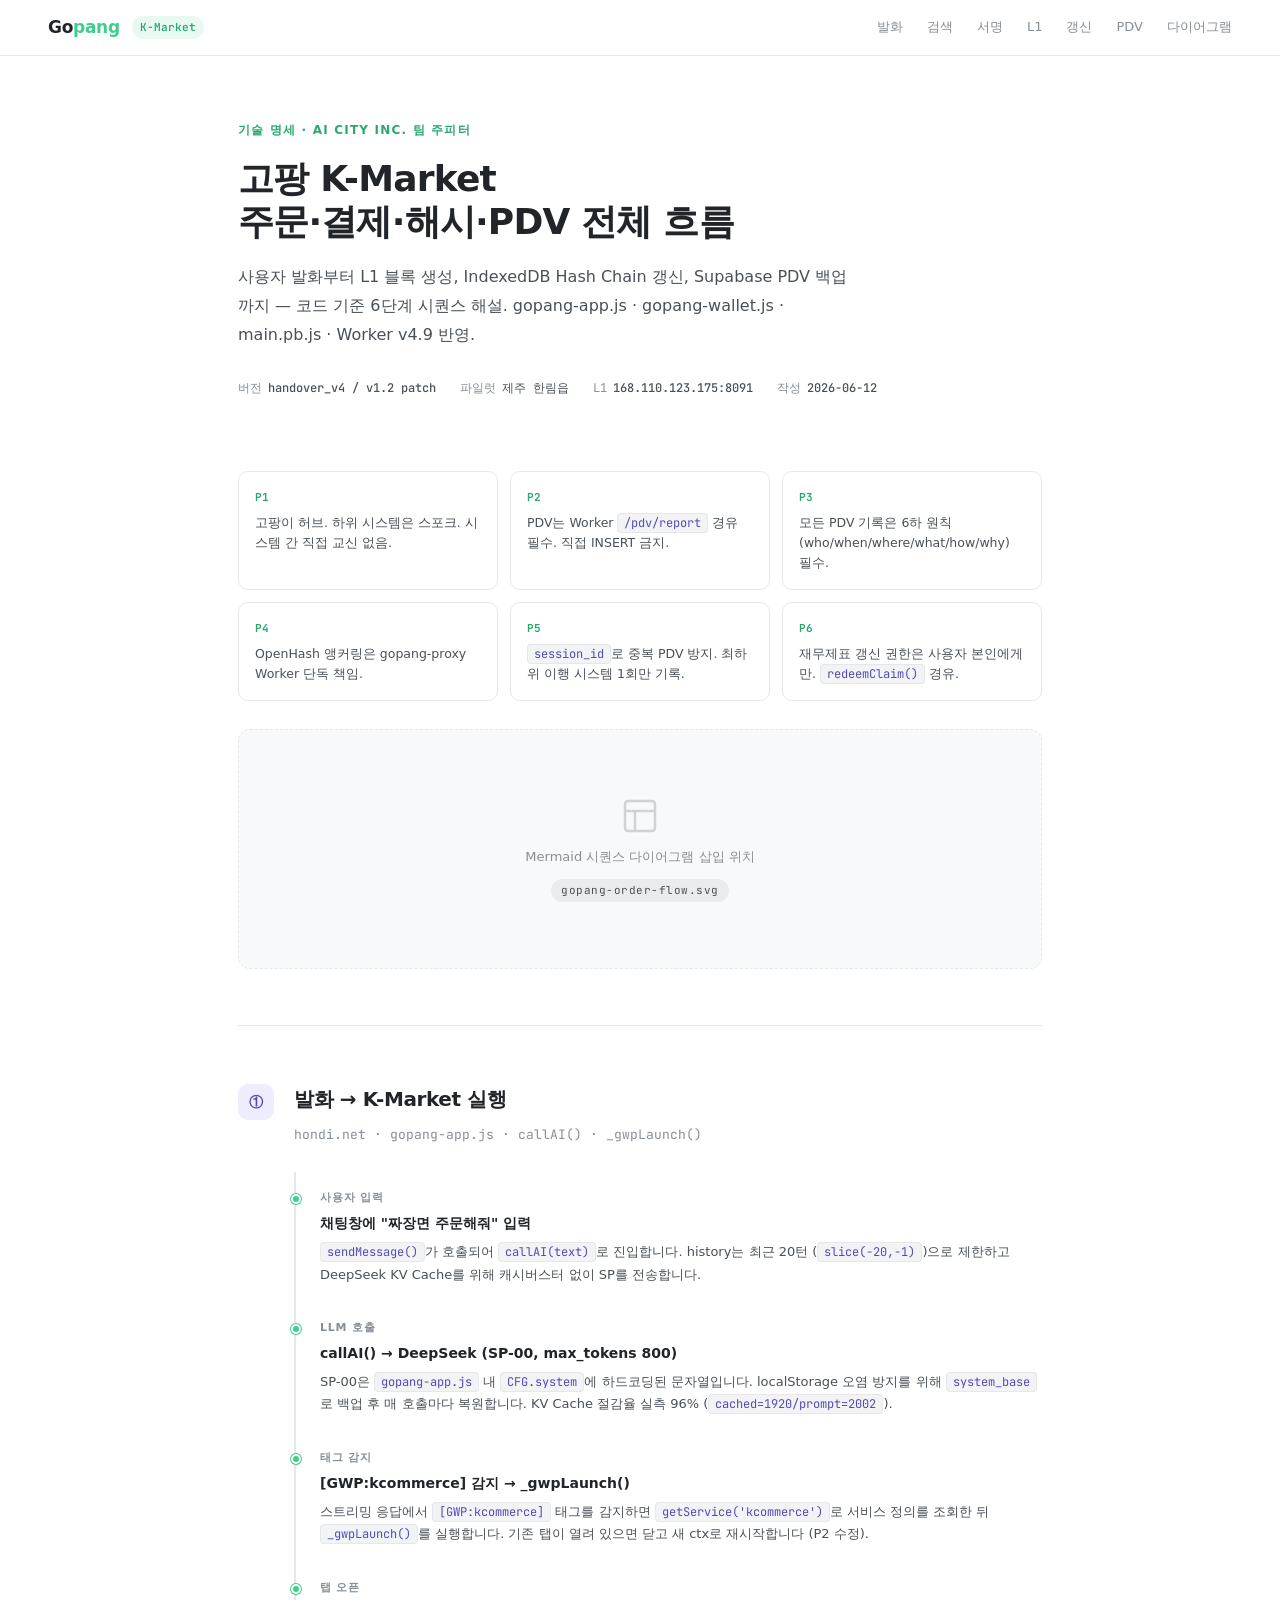
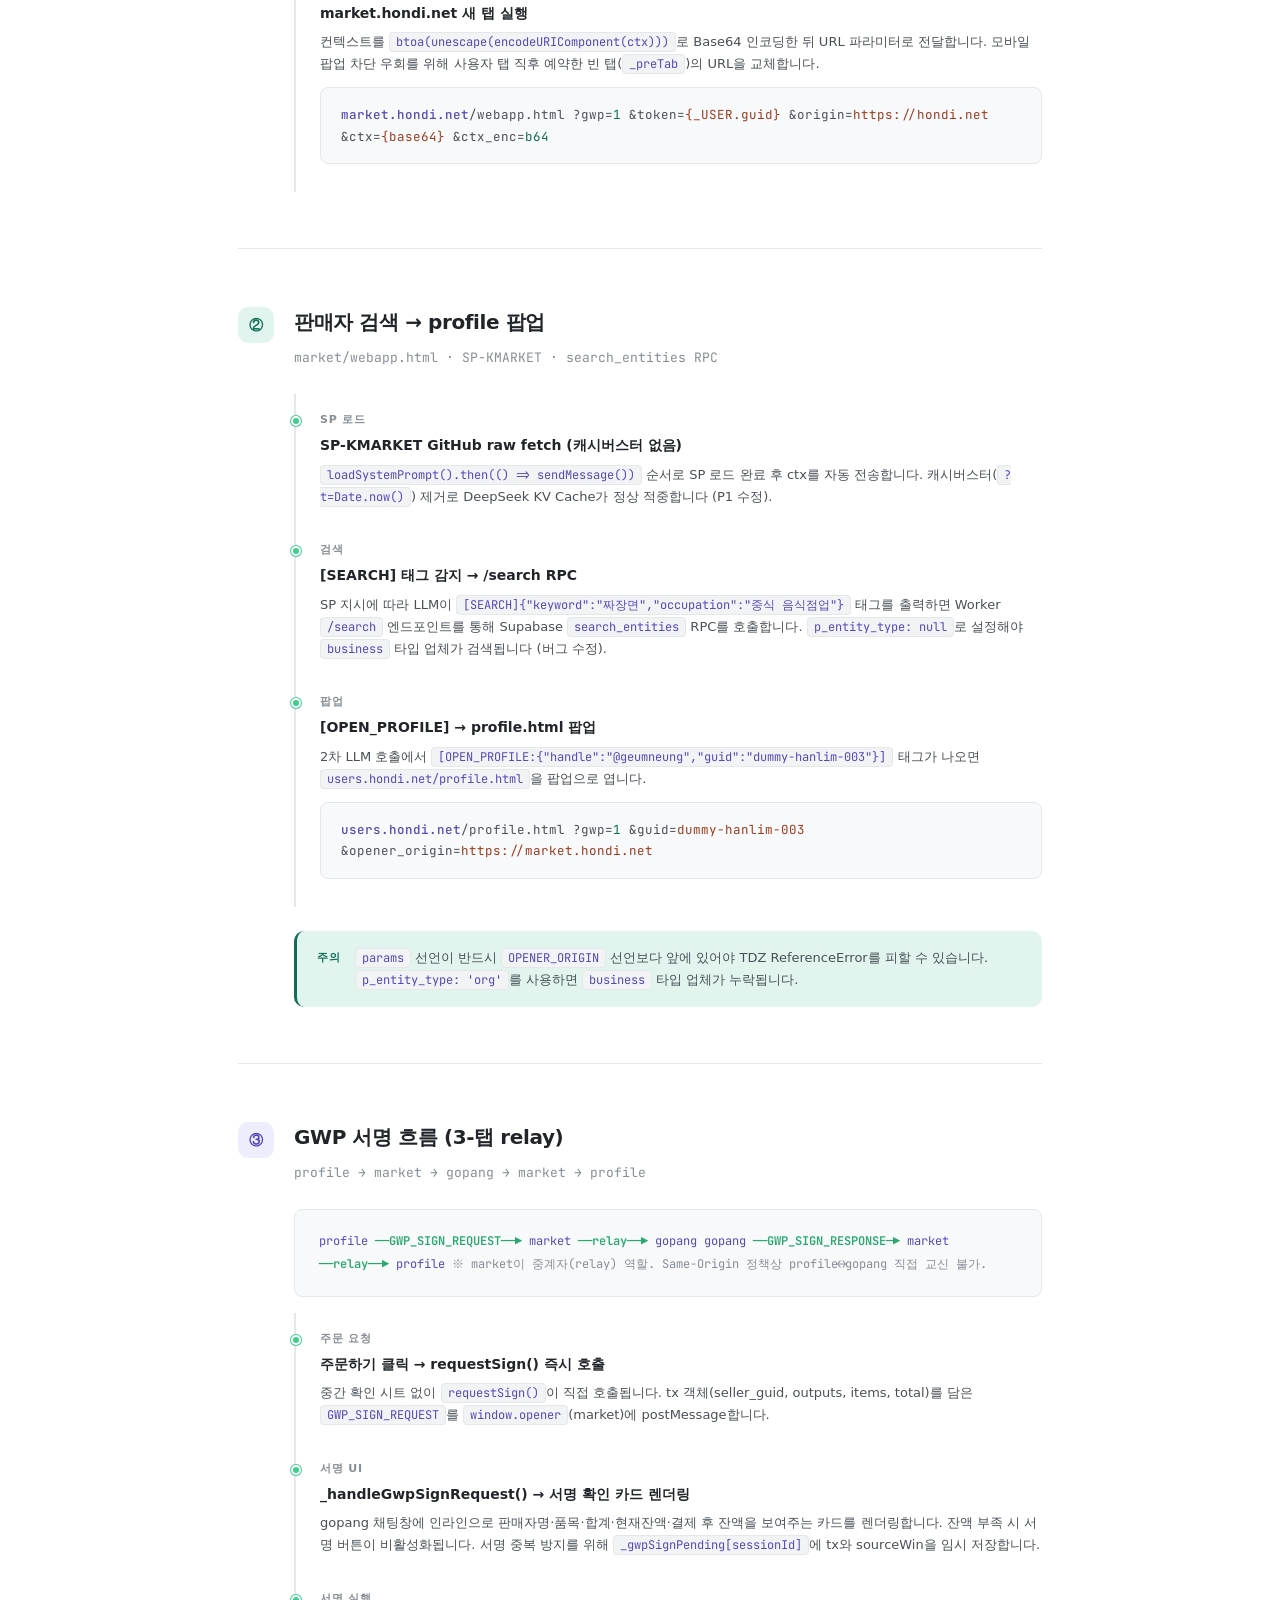
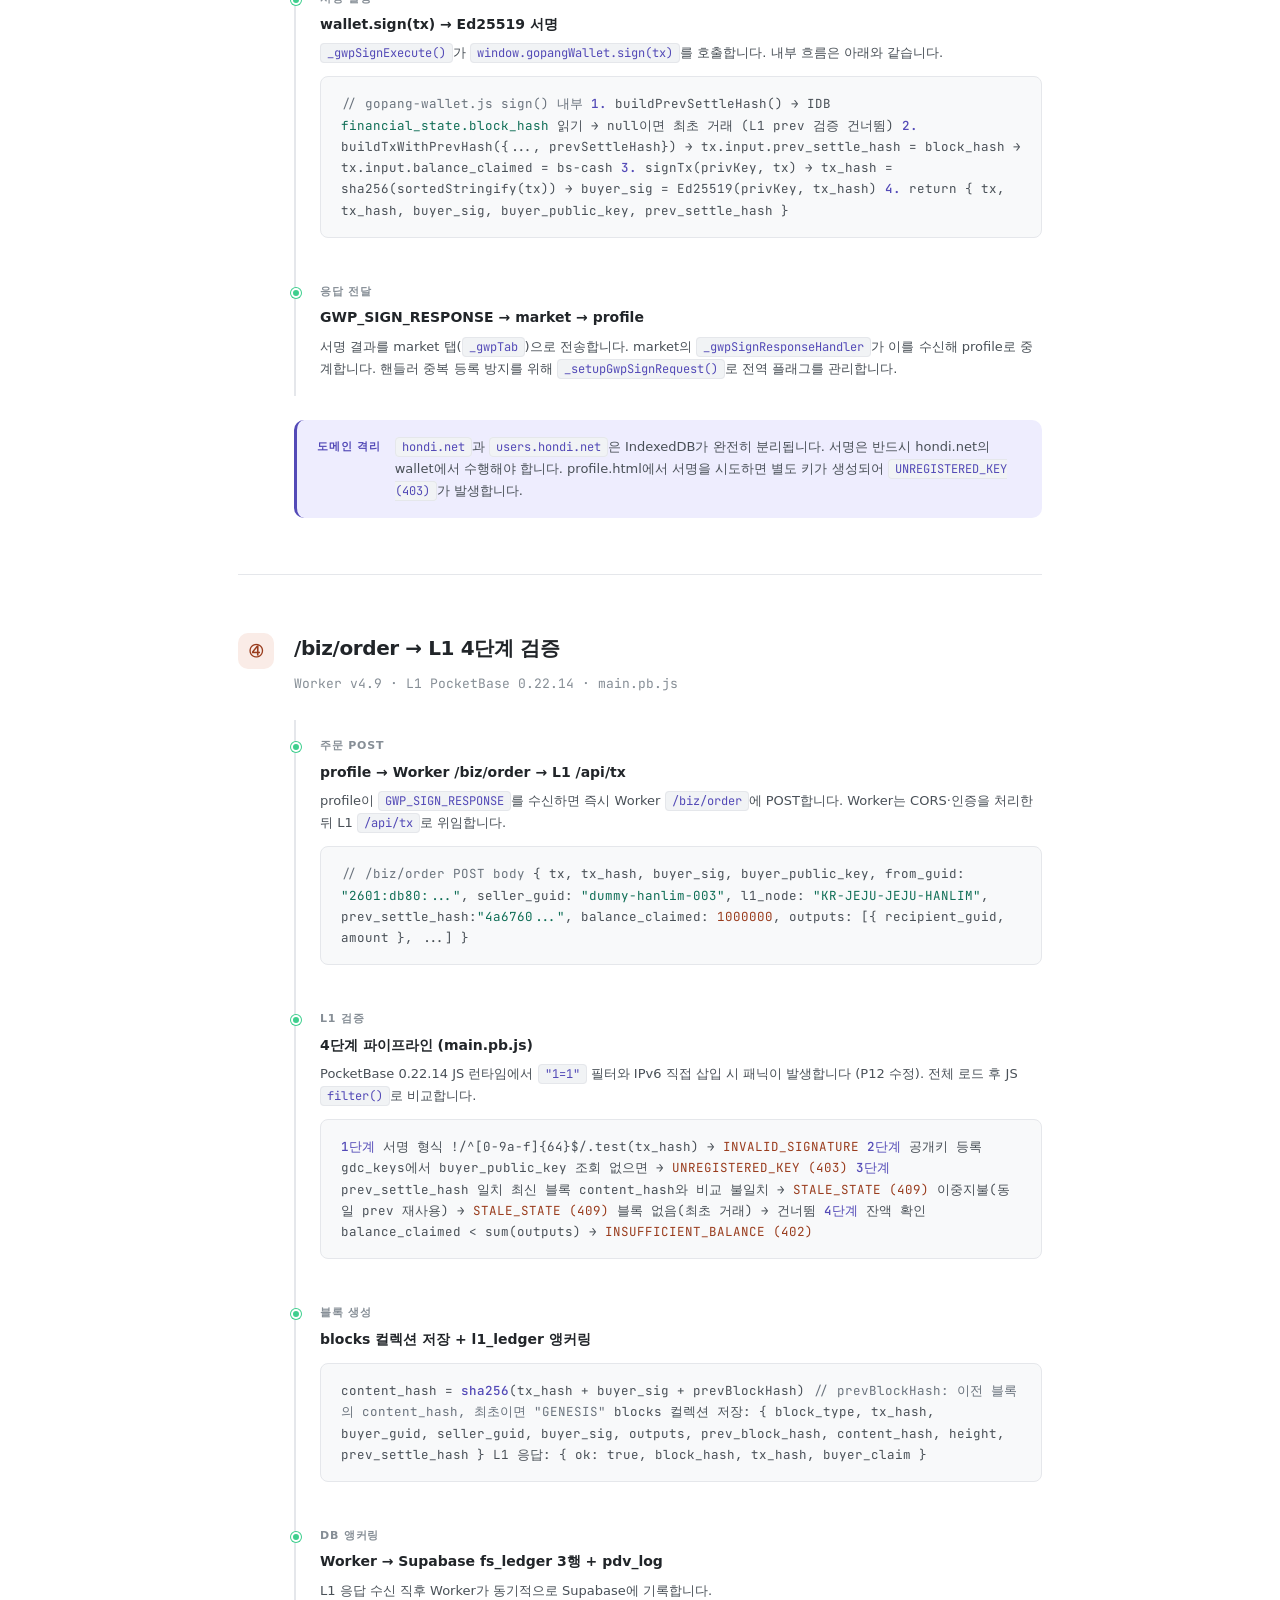
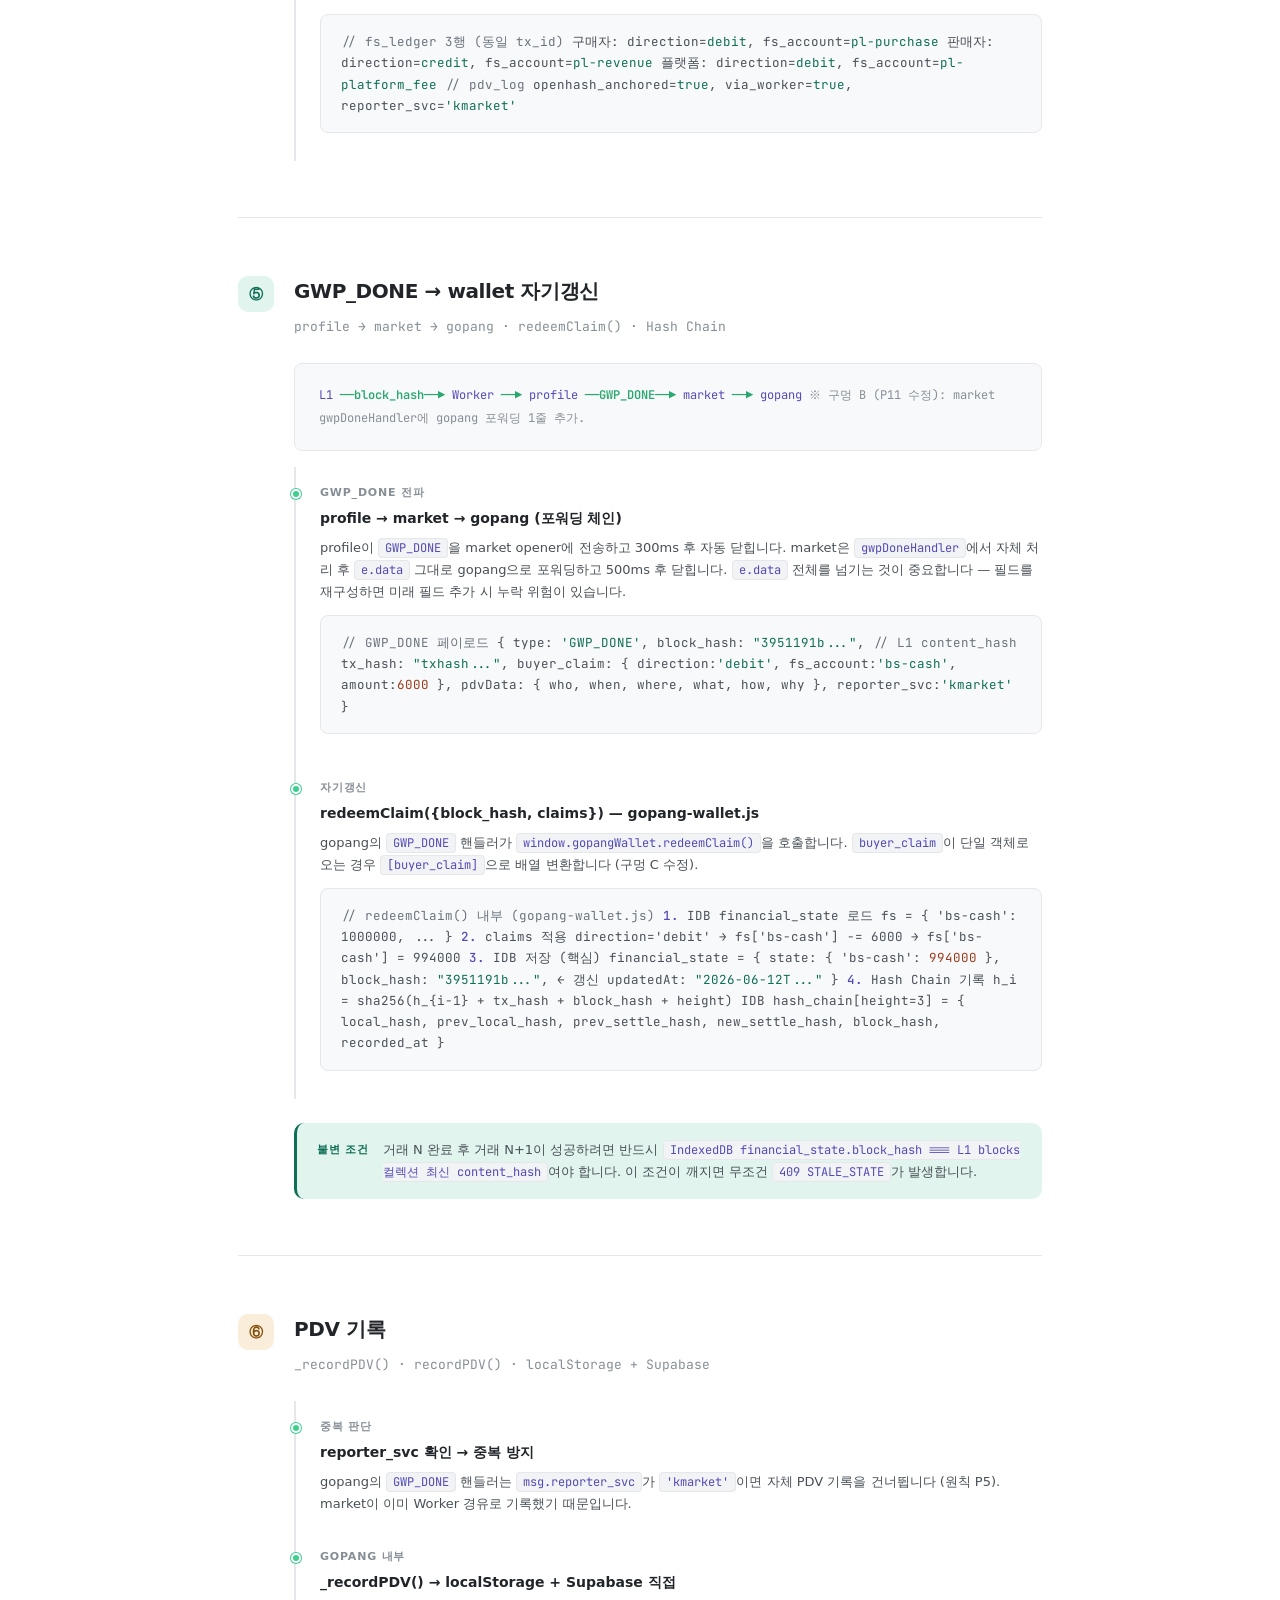
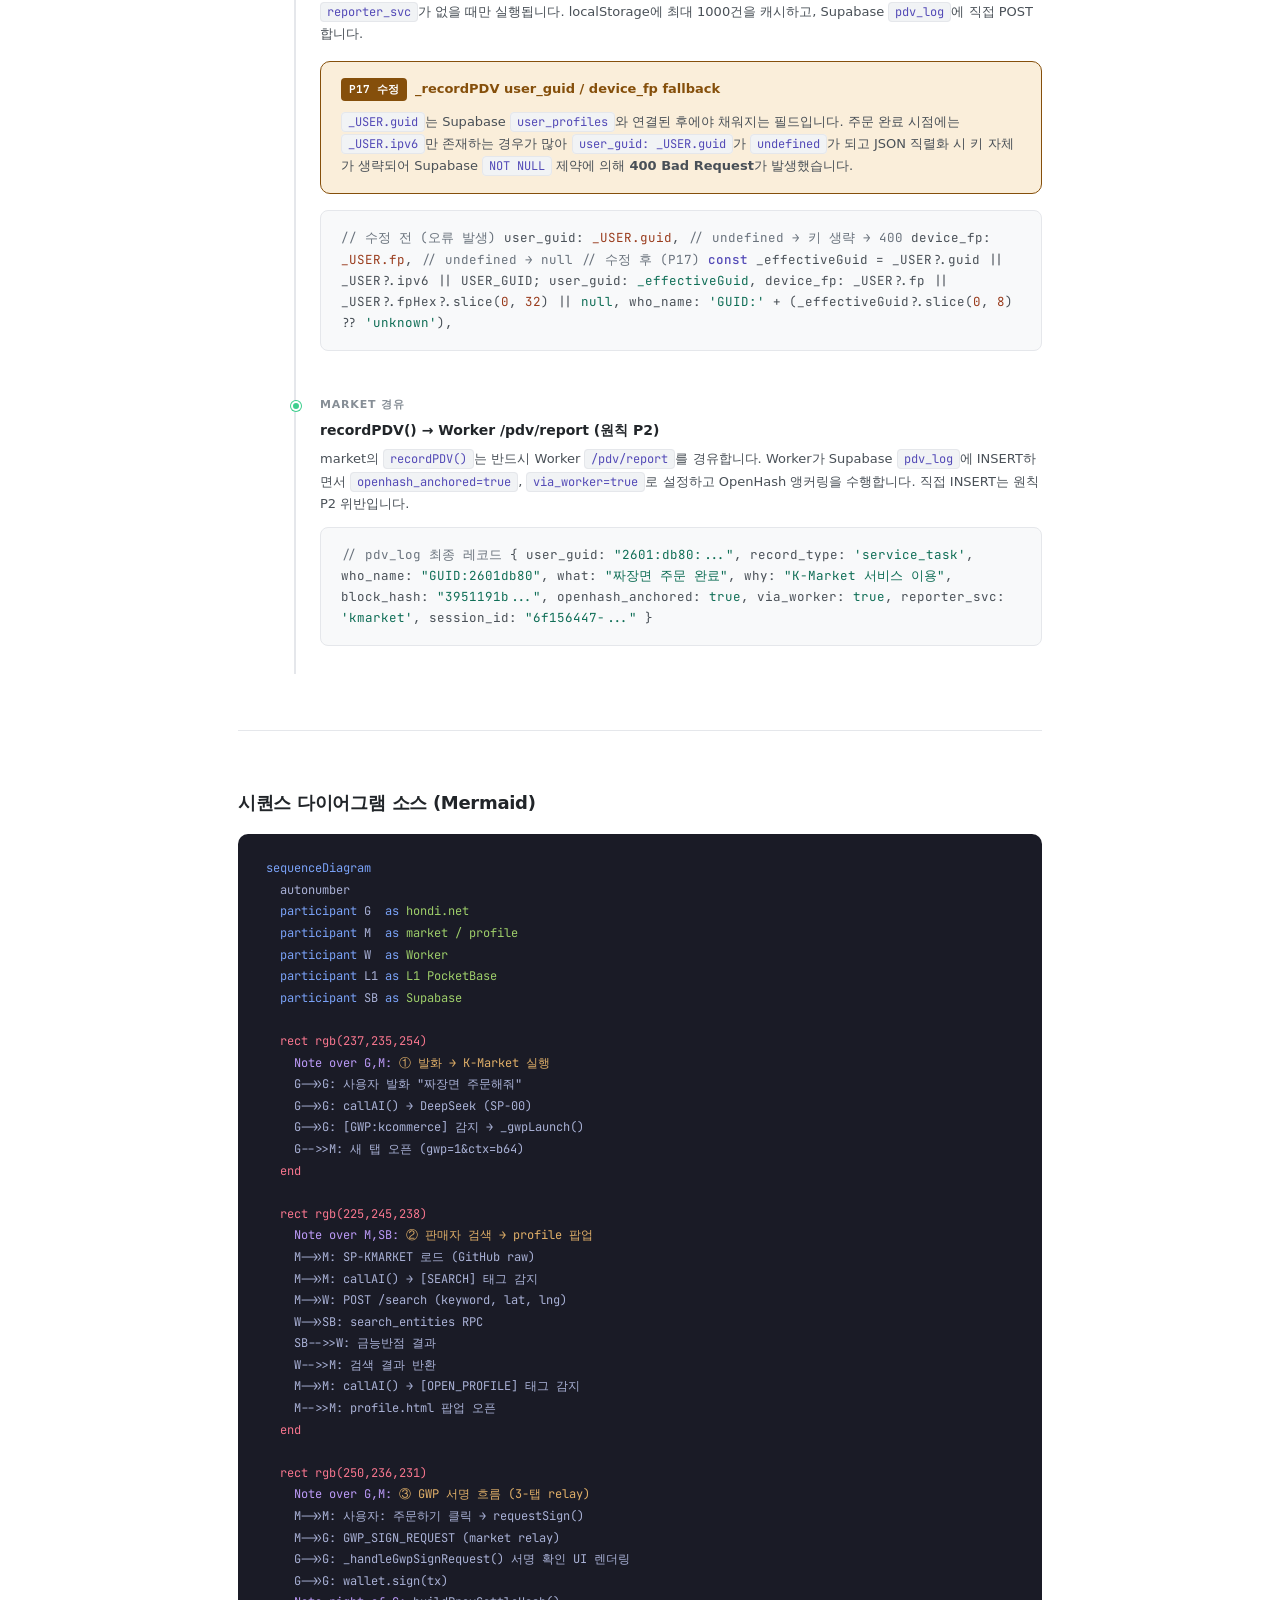
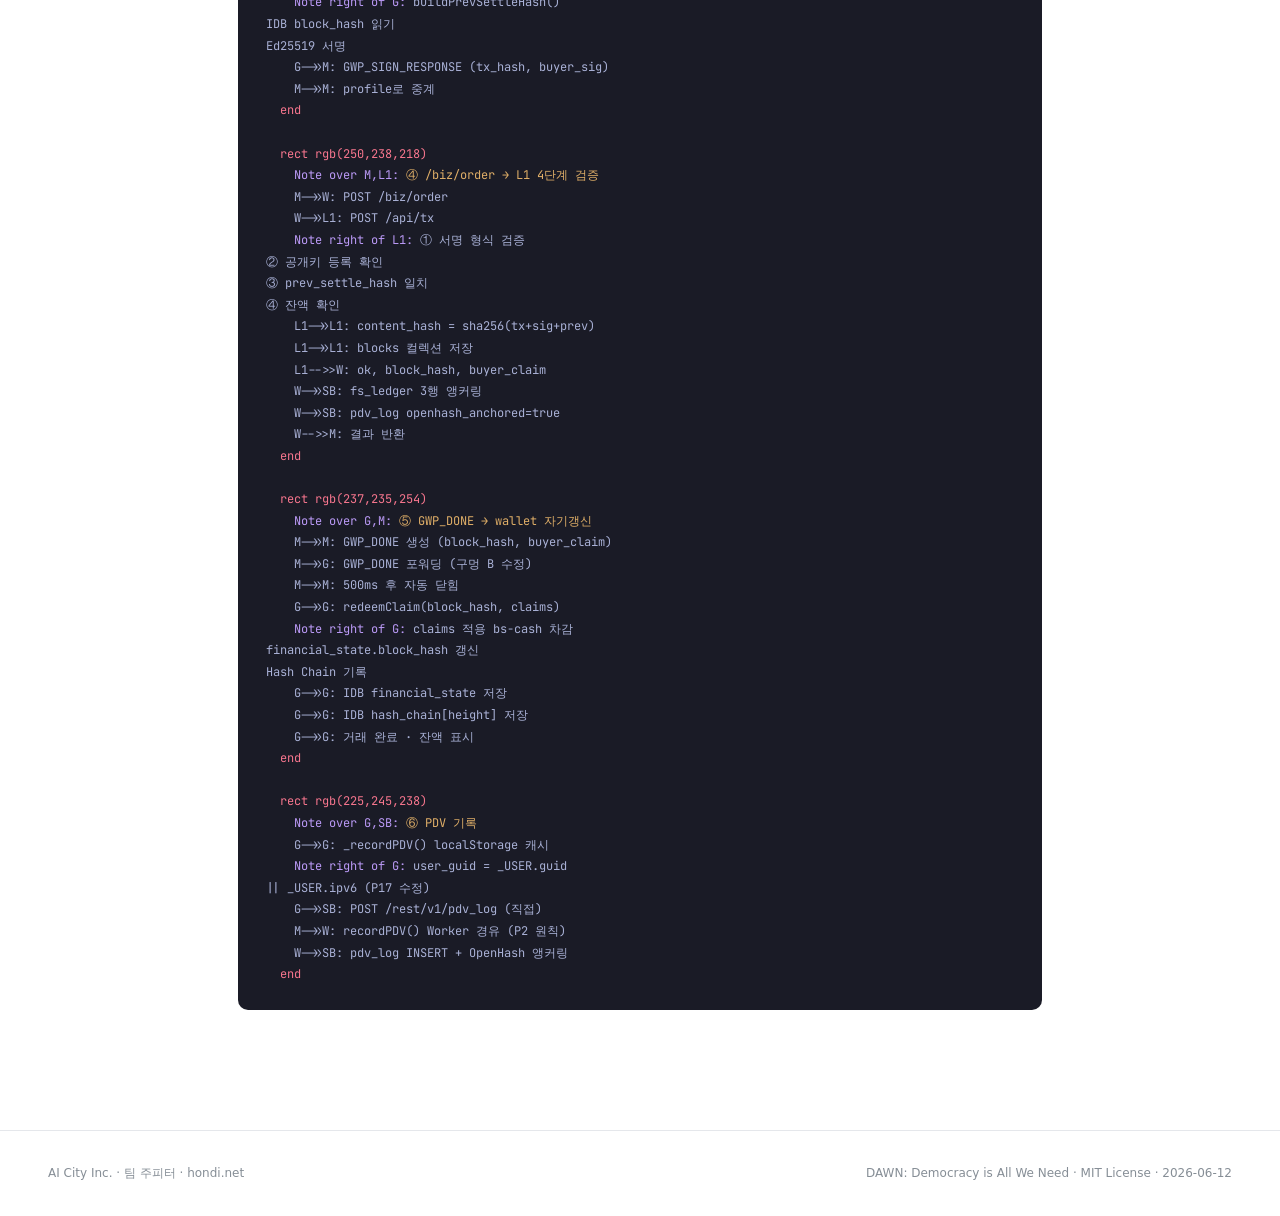
<file: gopang-order-flow.html>
<!DOCTYPE html>
<html lang="ko">
<head>
<link rel="icon" href="data:,">
<meta charset="UTF-8">
<meta name="viewport" content="width=device-width, initial-scale=1.0">
<title>Gopang K-Market 주문 흐름 — 기술 명세</title>
<link rel="preconnect" href="https://fonts.googleapis.com">
<link href="https://fonts.googleapis.com/css2?family=Pretendard:wght@400;500;600;700&family=JetBrains+Mono:wght@400;500&display=swap" rel="stylesheet">
<style>
  *, *::before, *::after { box-sizing: border-box; margin: 0; padding: 0; }

  :root {
    --green:     #3ecf8e;
    --green-dk:  #2aa870;
    --green-lt:  #e8f9f2;
    --purple:    #534AB7;
    --purple-lt: #EEEDFE;
    --teal:      #0F6E56;
    --teal-lt:   #E1F5EE;
    --coral:     #993C1D;
    --coral-lt:  #FAECE7;
    --amber:     #854F0B;
    --amber-lt:  #FAEEDA;
    --gray-50:   #f8f9fa;
    --gray-100:  #f1f3f5;
    --gray-200:  #e9ecef;
    --gray-400:  #868e96;
    --gray-600:  #495057;
    --gray-800:  #212529;
    --border:    #e5e7eb;
    --mono:      'JetBrains Mono', monospace;
    --sans:      'Pretendard', system-ui, sans-serif;
  }

  html { scroll-behavior: smooth; }

  body {
    font-family: var(--sans);
    font-size: 15px;
    line-height: 1.75;
    color: var(--gray-800);
    background: #fff;
  }

  /* ── 헤더 ── */
  header {
    border-bottom: 1px solid var(--border);
    padding: 0 48px;
    position: sticky;
    top: 0;
    background: rgba(255,255,255,0.95);
    backdrop-filter: blur(8px);
    z-index: 100;
    display: flex;
    align-items: center;
    gap: 12px;
    height: 56px;
  }
  .logo {
    font-size: 17px;
    font-weight: 700;
    color: var(--gray-800);
    letter-spacing: -0.3px;
  }
  .logo span { color: var(--green); }
  .badge {
    font-size: 11px;
    font-weight: 600;
    padding: 2px 8px;
    border-radius: 20px;
    background: var(--green-lt);
    color: var(--green-dk);
    font-family: var(--mono);
  }
  header nav {
    margin-left: auto;
    display: flex;
    gap: 24px;
  }
  header nav a {
    font-size: 13px;
    color: var(--gray-400);
    text-decoration: none;
    font-weight: 500;
  }
  header nav a:hover { color: var(--gray-800); }

  /* ── 레이아웃 ── */
  .page {
    max-width: 900px;
    margin: 0 auto;
    padding: 64px 48px 120px;
  }

  /* ── 히어로 ── */
  .hero { margin-bottom: 72px; }
  .hero-eyebrow {
    font-size: 12px;
    font-weight: 600;
    letter-spacing: 1.2px;
    text-transform: uppercase;
    color: var(--green-dk);
    margin-bottom: 16px;
  }
  .hero h1 {
    font-size: 36px;
    font-weight: 700;
    line-height: 1.2;
    letter-spacing: -0.8px;
    color: var(--gray-800);
    margin-bottom: 20px;
  }
  .hero-desc {
    font-size: 16px;
    color: var(--gray-600);
    max-width: 620px;
    line-height: 1.8;
  }
  .meta-row {
    display: flex;
    gap: 24px;
    margin-top: 28px;
    flex-wrap: wrap;
  }
  .meta-item {
    display: flex;
    align-items: center;
    gap: 6px;
    font-size: 12px;
    color: var(--gray-400);
    font-family: var(--mono);
  }
  .meta-item strong { color: var(--gray-600); font-weight: 500; }

  /* ── 구분선 ── */
  .divider {
    border: none;
    border-top: 1px solid var(--border);
    margin: 56px 0;
  }

  /* ── 섹션 헤더 ── */
  .phase {
    margin-bottom: 48px;
  }
  .phase-header {
    display: flex;
    align-items: flex-start;
    gap: 20px;
    margin-bottom: 24px;
  }
  .phase-num {
    flex-shrink: 0;
    width: 36px;
    height: 36px;
    border-radius: 10px;
    display: flex;
    align-items: center;
    justify-content: center;
    font-size: 14px;
    font-weight: 700;
    font-family: var(--mono);
    margin-top: 2px;
  }
  .phase-num.purple { background: var(--purple-lt); color: var(--purple); }
  .phase-num.teal   { background: var(--teal-lt);   color: var(--teal); }
  .phase-num.amber  { background: var(--amber-lt);  color: var(--amber); }
  .phase-num.coral  { background: var(--coral-lt);  color: var(--coral); }

  .phase-title-group h2 {
    font-size: 20px;
    font-weight: 700;
    letter-spacing: -0.4px;
    color: var(--gray-800);
    margin-bottom: 4px;
  }
  .phase-title-group .subtitle {
    font-size: 13px;
    color: var(--gray-400);
    font-family: var(--mono);
  }

  .phase-body {
    padding-left: 56px;
  }

  /* ── 단계 카드 ── */
  .step-list {
    display: flex;
    flex-direction: column;
    gap: 0;
    border-left: 2px solid var(--border);
    padding-left: 24px;
    margin-bottom: 24px;
  }
  .step {
    position: relative;
    padding: 16px 0;
  }
  .step::before {
    content: '';
    position: absolute;
    left: -29px;
    top: 22px;
    width: 10px;
    height: 10px;
    border-radius: 50%;
    background: var(--border);
    border: 2px solid #fff;
    box-shadow: 0 0 0 1px var(--border);
  }
  .step.active::before { background: var(--green); box-shadow: 0 0 0 1px var(--green); }

  .step-label {
    font-size: 11px;
    font-weight: 600;
    letter-spacing: 0.8px;
    text-transform: uppercase;
    color: var(--gray-400);
    margin-bottom: 4px;
  }
  .step-title {
    font-size: 14px;
    font-weight: 600;
    color: var(--gray-800);
    margin-bottom: 6px;
  }
  .step-desc {
    font-size: 13px;
    color: var(--gray-600);
    line-height: 1.7;
  }

  /* ── 코드 블록 ── */
  .code-block {
    background: var(--gray-50);
    border: 1px solid var(--border);
    border-radius: 8px;
    padding: 16px 20px;
    font-family: var(--mono);
    font-size: 12.5px;
    line-height: 1.7;
    color: var(--gray-600);
    overflow-x: auto;
    margin: 12px 0;
  }
  .code-block .cm  { color: #6a737d; }
  .code-block .ck  { color: var(--purple); font-weight: 500; }
  .code-block .cs  { color: var(--teal); }
  .code-block .cn  { color: var(--coral); }

  /* ── 인라인 코드 ── */
  code {
    font-family: var(--mono);
    font-size: 12px;
    background: var(--gray-100);
    padding: 1px 6px;
    border-radius: 4px;
    color: var(--purple);
    border: 1px solid var(--border);
  }

  /* ── 다이어그램 플레이스홀더 ── */
  .diagram-slot {
    border: 1.5px dashed var(--border);
    border-radius: 12px;
    background: var(--gray-50);
    min-height: 240px;
    display: flex;
    flex-direction: column;
    align-items: center;
    justify-content: center;
    gap: 10px;
    color: var(--gray-400);
    font-size: 13px;
    margin: 28px 0;
    padding: 32px;
    text-align: center;
  }
  .diagram-slot svg { opacity: 0.35; }
  .diagram-slot .slot-label {
    font-family: var(--mono);
    font-size: 11px;
    letter-spacing: 0.5px;
    background: var(--gray-200);
    padding: 2px 10px;
    border-radius: 20px;
    color: var(--gray-600);
  }

  /* ── 정보 박스 ── */
  .info-box {
    border-radius: 10px;
    padding: 16px 20px;
    font-size: 13px;
    line-height: 1.7;
    margin: 16px 0;
    display: flex;
    gap: 14px;
    align-items: flex-start;
  }
  .info-box.purple { background: var(--purple-lt); border-left: 3px solid var(--purple); }
  .info-box.teal   { background: var(--teal-lt);   border-left: 3px solid var(--teal); }
  .info-box.amber  { background: var(--amber-lt);  border-left: 3px solid var(--amber); }
  .info-box.coral  { background: var(--coral-lt);  border-left: 3px solid var(--coral); }
  .info-box .ib-label {
    font-size: 11px;
    font-weight: 700;
    letter-spacing: 0.8px;
    text-transform: uppercase;
    flex-shrink: 0;
    padding-top: 2px;
  }
  .info-box.purple .ib-label { color: var(--purple); }
  .info-box.teal   .ib-label { color: var(--teal); }
  .info-box.amber  .ib-label { color: var(--amber); }
  .info-box.coral  .ib-label { color: var(--coral); }
  .info-box p { color: var(--gray-600); }

  /* ── 핵심 원칙 테이블 ── */
  .principle-grid {
    display: grid;
    grid-template-columns: repeat(3, 1fr);
    gap: 12px;
    margin: 20px 0;
  }
  .principle-card {
    border: 1px solid var(--border);
    border-radius: 10px;
    padding: 16px;
    background: #fff;
  }
  .principle-card .p-num {
    font-size: 11px;
    font-weight: 700;
    font-family: var(--mono);
    color: var(--green-dk);
    margin-bottom: 6px;
  }
  .principle-card .p-text {
    font-size: 12.5px;
    color: var(--gray-600);
    line-height: 1.6;
  }

  /* ── Hash 흐름 다이어그램 텍스트 ── */
  .hash-flow {
    font-family: var(--mono);
    font-size: 12px;
    line-height: 1.9;
    color: var(--gray-600);
    background: var(--gray-50);
    border: 1px solid var(--border);
    border-radius: 8px;
    padding: 20px 24px;
    margin: 16px 0;
  }
  .hash-flow .hf-arrow { color: var(--green-dk); font-weight: 600; }
  .hash-flow .hf-key   { color: var(--purple); }
  .hash-flow .hf-val   { color: var(--coral); }
  .hash-flow .hf-note  { color: var(--gray-400); }

  /* ── P17 수정 강조 ── */
  .patch-banner {
    border: 1.5px solid var(--amber);
    border-radius: 10px;
    padding: 16px 20px;
    background: var(--amber-lt);
    margin: 16px 0;
  }
  .patch-banner .pb-header {
    display: flex;
    align-items: center;
    gap: 8px;
    margin-bottom: 10px;
  }
  .patch-banner .pb-tag {
    font-size: 11px;
    font-weight: 700;
    font-family: var(--mono);
    background: var(--amber);
    color: #fff;
    padding: 2px 8px;
    border-radius: 4px;
  }
  .patch-banner .pb-title {
    font-size: 13px;
    font-weight: 600;
    color: var(--amber);
  }
  .patch-banner p {
    font-size: 13px;
    color: var(--gray-600);
    line-height: 1.7;
  }

  /* ── Mermaid 코드 섹션 ── */
  .mermaid-section {
    margin-top: 56px;
  }
  .mermaid-header {
    display: flex;
    align-items: center;
    justify-content: space-between;
    margin-bottom: 16px;
  }
  .mermaid-header h2 {
    font-size: 18px;
    font-weight: 700;
    letter-spacing: -0.3px;
  }
  .mermaid-code {
    background: #1a1b26;
    border-radius: 10px;
    padding: 24px 28px;
    font-family: var(--mono);
    font-size: 12px;
    line-height: 1.8;
    color: #a9b1d6;
    overflow-x: auto;
    white-space: pre;
  }
  .mermaid-code .mc-kw  { color: #7aa2f7; }
  .mermaid-code .mc-pt  { color: #9ece6a; }
  .mermaid-code .mc-msg { color: #e0af68; }
  .mermaid-code .mc-nt  { color: #bb9af7; }
  .mermaid-code .mc-cm  { color: #565f89; font-style: italic; }
  .mermaid-code .mc-rect { color: #f7768e; }

  /* ── 푸터 ── */
  footer {
    border-top: 1px solid var(--border);
    padding: 32px 48px;
    display: flex;
    align-items: center;
    justify-content: space-between;
    font-size: 12px;
    color: var(--gray-400);
  }
  footer a { color: var(--gray-400); text-decoration: none; }
  footer a:hover { color: var(--gray-800); }

  @media (max-width: 640px) {
    .page { padding: 40px 24px 80px; }
    header { padding: 0 24px; }
    header nav { display: none; }
    .hero h1 { font-size: 26px; }
    .principle-grid { grid-template-columns: 1fr; }
    .phase-body { padding-left: 0; }
    footer { flex-direction: column; gap: 8px; }
  }

  @media (prefers-reduced-motion: reduce) {
    html { scroll-behavior: auto; }
  }
</style>
</head>
<body>

<!-- ── 헤더 ── -->
<header>
  <span class="logo">Go<span>pang</span></span>
  <span class="badge">K-Market</span>
  <nav>
    <a href="#phase1">발화</a>
    <a href="#phase2">검색</a>
    <a href="#phase3">서명</a>
    <a href="#phase4">L1</a>
    <a href="#phase5">갱신</a>
    <a href="#phase6">PDV</a>
    <a href="#mermaid">다이어그램</a>
  </nav>
</header>

<!-- ── 본문 ── -->
<div class="page">

  <!-- 히어로 -->
  <div class="hero">
    <p class="hero-eyebrow">기술 명세 · AI City Inc. 팀 주피터</p>
    <h1>고팡 K-Market<br>주문·결제·해시·PDV 전체 흐름</h1>
    <p class="hero-desc">
      사용자 발화부터 L1 블록 생성, IndexedDB Hash Chain 갱신,
      Supabase PDV 백업까지 — 코드 기준 6단계 시퀀스 해설.
      gopang-app.js · gopang-wallet.js · main.pb.js · Worker v4.9 반영.
    </p>
    <div class="meta-row">
      <span class="meta-item">버전 <strong>handover_v4 / v1.2 patch</strong></span>
      <span class="meta-item">파일럿 <strong>제주 한림읍</strong></span>
      <span class="meta-item">L1 <strong>168.110.123.175:8091</strong></span>
      <span class="meta-item">작성 <strong>2026-06-12</strong></span>
    </div>
  </div>

  <!-- 아키텍처 원칙 -->
  <div class="principle-grid">
    <div class="principle-card">
      <div class="p-num">P1</div>
      <div class="p-text">고팡이 허브. 하위 시스템은 스포크. 시스템 간 직접 교신 없음.</div>
    </div>
    <div class="principle-card">
      <div class="p-num">P2</div>
      <div class="p-text">PDV는 Worker <code>/pdv/report</code> 경유 필수. 직접 INSERT 금지.</div>
    </div>
    <div class="principle-card">
      <div class="p-num">P3</div>
      <div class="p-text">모든 PDV 기록은 6하 원칙 (who/when/where/what/how/why) 필수.</div>
    </div>
    <div class="principle-card">
      <div class="p-num">P4</div>
      <div class="p-text">OpenHash 앵커링은 gopang-proxy Worker 단독 책임.</div>
    </div>
    <div class="principle-card">
      <div class="p-num">P5</div>
      <div class="p-text"><code>session_id</code>로 중복 PDV 방지. 최하위 이행 시스템 1회만 기록.</div>
    </div>
    <div class="principle-card">
      <div class="p-num">P6</div>
      <div class="p-text">재무제표 갱신 권한은 사용자 본인에게만. <code>redeemClaim()</code> 경유.</div>
    </div>
  </div>

  <!-- 다이어그램 삽입 자리 -->
  <div class="diagram-slot">
    <svg width="40" height="40" viewBox="0 0 24 24" fill="none" stroke="currentColor" stroke-width="1.5">
      <rect x="3" y="3" width="18" height="18" rx="2"/>
      <path d="M3 9h18M9 21V9"/>
    </svg>
    <p>Mermaid 시퀀스 다이어그램 삽입 위치</p>
    <span class="slot-label">gopang-order-flow.svg</span>
  </div>

  <hr class="divider">

  <!-- ① 발화 → K-Market 실행 -->
  <div class="phase" id="phase1">
    <div class="phase-header">
      <div class="phase-num purple">①</div>
      <div class="phase-title-group">
        <h2>발화 → K-Market 실행</h2>
        <span class="subtitle">hondi.net · gopang-app.js · callAI() · _gwpLaunch()</span>
      </div>
    </div>
    <div class="phase-body">
      <div class="step-list">
        <div class="step active">
          <div class="step-label">사용자 입력</div>
          <div class="step-title">채팅창에 "짜장면 주문해줘" 입력</div>
          <div class="step-desc"><code>sendMessage()</code>가 호출되어 <code>callAI(text)</code>로 진입합니다. history는 최근 20턴 (<code>slice(-20,-1)</code>)으로 제한하고 DeepSeek KV Cache를 위해 캐시버스터 없이 SP를 전송합니다.</div>
        </div>
        <div class="step active">
          <div class="step-label">LLM 호출</div>
          <div class="step-title">callAI() → DeepSeek (SP-00, max_tokens 800)</div>
          <div class="step-desc">SP-00은 <code>gopang-app.js</code> 내 <code>CFG.system</code>에 하드코딩된 문자열입니다. localStorage 오염 방지를 위해 <code>system_base</code>로 백업 후 매 호출마다 복원합니다. KV Cache 절감율 실측 96% (<code>cached=1920/prompt=2002</code>).</div>
        </div>
        <div class="step active">
          <div class="step-label">태그 감지</div>
          <div class="step-title">[GWP:kcommerce] 감지 → _gwpLaunch()</div>
          <div class="step-desc">스트리밍 응답에서 <code>[GWP:kcommerce]</code> 태그를 감지하면 <code>getService('kcommerce')</code>로 서비스 정의를 조회한 뒤 <code>_gwpLaunch()</code>를 실행합니다. 기존 탭이 열려 있으면 닫고 새 ctx로 재시작합니다 (P2 수정).</div>
        </div>
        <div class="step active">
          <div class="step-label">탭 오픈</div>
          <div class="step-title">market.hondi.net 새 탭 실행</div>
          <div class="step-desc">컨텍스트를 <code>btoa(unescape(encodeURIComponent(ctx)))</code>로 Base64 인코딩한 뒤 URL 파라미터로 전달합니다. 모바일 팝업 차단 우회를 위해 사용자 탭 직후 예약한 빈 탭(<code>_preTab</code>)의 URL을 교체합니다.</div>
          <div class="code-block"><span class="ck">market.hondi.net</span>/webapp.html
  ?gwp=<span class="cs">1</span>
  &amp;token=<span class="cn">{_USER.guid}</span>
  &amp;origin=<span class="cn">https://hondi.net</span>
  &amp;ctx=<span class="cn">{base64}</span>
  &amp;ctx_enc=<span class="cs">b64</span></div>
        </div>
      </div>
    </div>
  </div>

  <hr class="divider">

  <!-- ② 판매자 검색 → profile 팝업 -->
  <div class="phase" id="phase2">
    <div class="phase-header">
      <div class="phase-num teal">②</div>
      <div class="phase-title-group">
        <h2>판매자 검색 → profile 팝업</h2>
        <span class="subtitle">market/webapp.html · SP-KMARKET · search_entities RPC</span>
      </div>
    </div>
    <div class="phase-body">
      <div class="step-list">
        <div class="step active">
          <div class="step-label">SP 로드</div>
          <div class="step-title">SP-KMARKET GitHub raw fetch (캐시버스터 없음)</div>
          <div class="step-desc"><code>loadSystemPrompt().then(() => sendMessage())</code> 순서로 SP 로드 완료 후 ctx를 자동 전송합니다. 캐시버스터(<code>?t=Date.now()</code>) 제거로 DeepSeek KV Cache가 정상 적중합니다 (P1 수정).</div>
        </div>
        <div class="step active">
          <div class="step-label">검색</div>
          <div class="step-title">[SEARCH] 태그 감지 → /search RPC</div>
          <div class="step-desc">SP 지시에 따라 LLM이 <code>[SEARCH]{"keyword":"짜장면","occupation":"중식 음식점업"}</code> 태그를 출력하면 Worker <code>/search</code> 엔드포인트를 통해 Supabase <code>search_entities</code> RPC를 호출합니다. <code>p_entity_type: null</code>로 설정해야 <code>business</code> 타입 업체가 검색됩니다 (버그 수정).</div>
        </div>
        <div class="step active">
          <div class="step-label">팝업</div>
          <div class="step-title">[OPEN_PROFILE] → profile.html 팝업</div>
          <div class="step-desc">2차 LLM 호출에서 <code>[OPEN_PROFILE:{"handle":"@geumneung","guid":"dummy-hanlim-003"}]</code> 태그가 나오면 <code>users.hondi.net/profile.html</code>을 팝업으로 엽니다.</div>
          <div class="code-block"><span class="ck">users.hondi.net</span>/profile.html
  ?gwp=<span class="cs">1</span>
  &amp;guid=<span class="cn">dummy-hanlim-003</span>
  &amp;opener_origin=<span class="cn">https://market.hondi.net</span></div>
        </div>
      </div>
      <div class="info-box teal">
        <span class="ib-label">주의</span>
        <p><code>params</code> 선언이 반드시 <code>OPENER_ORIGIN</code> 선언보다 앞에 있어야 TDZ ReferenceError를 피할 수 있습니다. <code>p_entity_type: 'org'</code>를 사용하면 <code>business</code> 타입 업체가 누락됩니다.</p>
      </div>
    </div>
  </div>

  <hr class="divider">

  <!-- ③ GWP 서명 흐름 -->
  <div class="phase" id="phase3">
    <div class="phase-header">
      <div class="phase-num purple">③</div>
      <div class="phase-title-group">
        <h2>GWP 서명 흐름 (3-탭 relay)</h2>
        <span class="subtitle">profile → market → gopang → market → profile</span>
      </div>
    </div>
    <div class="phase-body">

      <div class="hash-flow">
<span class="hf-key">profile</span>  <span class="hf-arrow">──GWP_SIGN_REQUEST──▶</span>  <span class="hf-key">market</span>  <span class="hf-arrow">──relay──▶</span>  <span class="hf-key">gopang</span>
<span class="hf-key">gopang</span>  <span class="hf-arrow">──GWP_SIGN_RESPONSE─▶</span>  <span class="hf-key">market</span>  <span class="hf-arrow">──relay──▶</span>  <span class="hf-key">profile</span>
<span class="hf-note">※ market이 중계자(relay) 역할. Same-Origin 정책상 profile↔gopang 직접 교신 불가.</span>
      </div>

      <div class="step-list">
        <div class="step active">
          <div class="step-label">주문 요청</div>
          <div class="step-title">주문하기 클릭 → requestSign() 즉시 호출</div>
          <div class="step-desc">중간 확인 시트 없이 <code>requestSign()</code>이 직접 호출됩니다. tx 객체(seller_guid, outputs, items, total)를 담은 <code>GWP_SIGN_REQUEST</code>를 <code>window.opener</code>(market)에 postMessage합니다.</div>
        </div>
        <div class="step active">
          <div class="step-label">서명 UI</div>
          <div class="step-title">_handleGwpSignRequest() → 서명 확인 카드 렌더링</div>
          <div class="step-desc">gopang 채팅창에 인라인으로 판매자명·품목·합계·현재잔액·결제 후 잔액을 보여주는 카드를 렌더링합니다. 잔액 부족 시 서명 버튼이 비활성화됩니다. 서명 중복 방지를 위해 <code>_gwpSignPending[sessionId]</code>에 tx와 sourceWin을 임시 저장합니다.</div>
        </div>
        <div class="step active">
          <div class="step-label">서명 실행</div>
          <div class="step-title">wallet.sign(tx) → Ed25519 서명</div>
          <div class="step-desc"><code>_gwpSignExecute()</code>가 <code>window.gopangWallet.sign(tx)</code>를 호출합니다. 내부 흐름은 아래와 같습니다.</div>
          <div class="code-block"><span class="cm">// gopang-wallet.js sign() 내부</span>
<span class="ck">1.</span> buildPrevSettleHash()
     → IDB <span class="cs">financial_state.block_hash</span> 읽기
     → null이면 최초 거래 (L1 prev 검증 건너뜀)

<span class="ck">2.</span> buildTxWithPrevHash({..., prevSettleHash})
     → tx.input.prev_settle_hash = block_hash
     → tx.input.balance_claimed  = bs-cash

<span class="ck">3.</span> signTx(privKey, tx)
     → tx_hash = sha256(sortedStringify(tx))
     → buyer_sig = Ed25519(privKey, tx_hash)

<span class="ck">4.</span> return { tx, tx_hash, buyer_sig, buyer_public_key, prev_settle_hash }</div>
        </div>
        <div class="step active">
          <div class="step-label">응답 전달</div>
          <div class="step-title">GWP_SIGN_RESPONSE → market → profile</div>
          <div class="step-desc">서명 결과를 market 탭(<code>_gwpTab</code>)으로 전송합니다. market의 <code>_gwpSignResponseHandler</code>가 이를 수신해 profile로 중계합니다. 핸들러 중복 등록 방지를 위해 <code>_setupGwpSignRequest()</code>로 전역 플래그를 관리합니다.</div>
        </div>
      </div>

      <div class="info-box purple">
        <span class="ib-label">도메인 격리</span>
        <p><code>hondi.net</code>과 <code>users.hondi.net</code>은 IndexedDB가 완전히 분리됩니다. 서명은 반드시 hondi.net의 wallet에서 수행해야 합니다. profile.html에서 서명을 시도하면 별도 키가 생성되어 <code>UNREGISTERED_KEY (403)</code>가 발생합니다.</p>
      </div>
    </div>
  </div>

  <hr class="divider">

  <!-- ④ /biz/order → L1 검증 -->
  <div class="phase" id="phase4">
    <div class="phase-header">
      <div class="phase-num coral">④</div>
      <div class="phase-title-group">
        <h2>/biz/order → L1 4단계 검증</h2>
        <span class="subtitle">Worker v4.9 · L1 PocketBase 0.22.14 · main.pb.js</span>
      </div>
    </div>
    <div class="phase-body">
      <div class="step-list">
        <div class="step active">
          <div class="step-label">주문 POST</div>
          <div class="step-title">profile → Worker /biz/order → L1 /api/tx</div>
          <div class="step-desc">profile이 <code>GWP_SIGN_RESPONSE</code>를 수신하면 즉시 Worker <code>/biz/order</code>에 POST합니다. Worker는 CORS·인증을 처리한 뒤 L1 <code>/api/tx</code>로 위임합니다.</div>
          <div class="code-block"><span class="cm">// /biz/order POST body</span>
{
  tx, tx_hash, buyer_sig, buyer_public_key,
  from_guid:       <span class="cs">"2601:db80:..."</span>,
  seller_guid:     <span class="cs">"dummy-hanlim-003"</span>,
  l1_node:         <span class="cs">"KR-JEJU-JEJU-HANLIM"</span>,
  prev_settle_hash:<span class="cs">"4a6760..."</span>,
  balance_claimed: <span class="cn">1000000</span>,
  outputs:         [{ recipient_guid, amount }, ...]
}</div>
        </div>
        <div class="step active">
          <div class="step-label">L1 검증</div>
          <div class="step-title">4단계 파이프라인 (main.pb.js)</div>
          <div class="step-desc">
            PocketBase 0.22.14 JS 런타임에서 <code>"1=1"</code> 필터와 IPv6 직접 삽입 시 패닉이 발생합니다 (P12 수정). 전체 로드 후 JS <code>filter()</code>로 비교합니다.
          </div>
          <div class="code-block"><span class="ck">1단계</span> 서명 형식
  !/^[0-9a-f]{64}$/.test(tx_hash) → <span class="cn">INVALID_SIGNATURE</span>

<span class="ck">2단계</span> 공개키 등록
  gdc_keys에서 buyer_public_key 조회
  없으면 → <span class="cn">UNREGISTERED_KEY (403)</span>

<span class="ck">3단계</span> prev_settle_hash 일치
  최신 블록 content_hash와 비교
  불일치 → <span class="cn">STALE_STATE (409)</span>
  이중지불(동일 prev 재사용) → <span class="cn">STALE_STATE (409)</span>
  블록 없음(최초 거래) → 건너뜀

<span class="ck">4단계</span> 잔액 확인
  balance_claimed &lt; sum(outputs) → <span class="cn">INSUFFICIENT_BALANCE (402)</span></div>
        </div>
        <div class="step active">
          <div class="step-label">블록 생성</div>
          <div class="step-title">blocks 컬렉션 저장 + l1_ledger 앵커링</div>
          <div class="code-block">content_hash = <span class="ck">sha256</span>(tx_hash + buyer_sig + prevBlockHash)
<span class="cm">// prevBlockHash: 이전 블록의 content_hash, 최초이면 "GENESIS"</span>

blocks 컬렉션 저장: { block_type, tx_hash, buyer_guid,
  seller_guid, buyer_sig, outputs, prev_block_hash,
  content_hash, height, prev_settle_hash }

L1 응답: { ok: true, block_hash, tx_hash, buyer_claim }</div>
        </div>
        <div class="step active">
          <div class="step-label">DB 앵커링</div>
          <div class="step-title">Worker → Supabase fs_ledger 3행 + pdv_log</div>
          <div class="step-desc">L1 응답 수신 직후 Worker가 동기적으로 Supabase에 기록합니다.</div>
          <div class="code-block"><span class="cm">// fs_ledger 3행 (동일 tx_id)</span>
구매자: direction=<span class="cs">debit</span>,  fs_account=<span class="cs">pl-purchase</span>
판매자: direction=<span class="cs">credit</span>, fs_account=<span class="cs">pl-revenue</span>
플랫폼: direction=<span class="cs">debit</span>,  fs_account=<span class="cs">pl-platform_fee</span>

<span class="cm">// pdv_log</span>
openhash_anchored=<span class="cs">true</span>, via_worker=<span class="cs">true</span>, reporter_svc=<span class="cs">'kmarket'</span></div>
        </div>
      </div>
    </div>
  </div>

  <hr class="divider">

  <!-- ⑤ GWP_DONE → wallet 자기갱신 -->
  <div class="phase" id="phase5">
    <div class="phase-header">
      <div class="phase-num teal">⑤</div>
      <div class="phase-title-group">
        <h2>GWP_DONE → wallet 자기갱신</h2>
        <span class="subtitle">profile → market → gopang · redeemClaim() · Hash Chain</span>
      </div>
    </div>
    <div class="phase-body">

      <div class="hash-flow">
<span class="hf-key">L1</span>  <span class="hf-arrow">──block_hash──▶</span>  <span class="hf-key">Worker</span>  <span class="hf-arrow">──▶</span>  <span class="hf-key">profile</span>  <span class="hf-arrow">──GWP_DONE──▶</span>  <span class="hf-key">market</span>  <span class="hf-arrow">──▶</span>  <span class="hf-key">gopang</span>
<span class="hf-note">※ 구멍 B (P11 수정): market gwpDoneHandler에 gopang 포워딩 1줄 추가.</span>
      </div>

      <div class="step-list">
        <div class="step active">
          <div class="step-label">GWP_DONE 전파</div>
          <div class="step-title">profile → market → gopang (포워딩 체인)</div>
          <div class="step-desc">profile이 <code>GWP_DONE</code>을 market opener에 전송하고 300ms 후 자동 닫힙니다. market은 <code>gwpDoneHandler</code>에서 자체 처리 후 <code>e.data</code> 그대로 gopang으로 포워딩하고 500ms 후 닫힙니다. <code>e.data</code> 전체를 넘기는 것이 중요합니다 — 필드를 재구성하면 미래 필드 추가 시 누락 위험이 있습니다.</div>
          <div class="code-block"><span class="cm">// GWP_DONE 페이로드</span>
{
  type:        <span class="cs">'GWP_DONE'</span>,
  block_hash:  <span class="cs">"3951191b..."</span>,   <span class="cm">// L1 content_hash</span>
  tx_hash:     <span class="cs">"txhash..."</span>,
  buyer_claim: { direction:<span class="cs">'debit'</span>, fs_account:<span class="cs">'bs-cash'</span>, amount:<span class="cn">6000</span> },
  pdvData:     { who, when, where, what, how, why },
  reporter_svc:<span class="cs">'kmarket'</span>
}</div>
        </div>
        <div class="step active">
          <div class="step-label">자기갱신</div>
          <div class="step-title">redeemClaim({block_hash, claims}) — gopang-wallet.js</div>
          <div class="step-desc">gopang의 <code>GWP_DONE</code> 핸들러가 <code>window.gopangWallet.redeemClaim()</code>을 호출합니다. <code>buyer_claim</code>이 단일 객체로 오는 경우 <code>[buyer_claim]</code>으로 배열 변환합니다 (구멍 C 수정).</div>
          <div class="code-block"><span class="cm">// redeemClaim() 내부 (gopang-wallet.js)</span>
<span class="ck">1.</span> IDB financial_state 로드
     fs = { 'bs-cash': 1000000, ... }

<span class="ck">2.</span> claims 적용
     direction='debit' → fs['bs-cash'] -= 6000
     → fs['bs-cash'] = 994000

<span class="ck">3.</span> IDB 저장 (핵심)
     financial_state = {
       state:      { 'bs-cash': <span class="cn">994000</span> },
       block_hash: <span class="cs">"3951191b..."</span>,  ← 갱신
       updatedAt:  <span class="cs">"2026-06-12T..."</span>
     }

<span class="ck">4.</span> Hash Chain 기록
     h_i = sha256(h_{i-1} + tx_hash + block_hash + height)
     IDB hash_chain[height=3] = { local_hash, prev_local_hash,
       prev_settle_hash, new_settle_hash, block_hash, recorded_at }</div>
        </div>
      </div>

      <div class="info-box teal">
        <span class="ib-label">불변 조건</span>
        <p>거래 N 완료 후 거래 N+1이 성공하려면 반드시 <code>IndexedDB financial_state.block_hash === L1 blocks 컬렉션 최신 content_hash</code>여야 합니다. 이 조건이 깨지면 무조건 <code>409 STALE_STATE</code>가 발생합니다.</p>
      </div>
    </div>
  </div>

  <hr class="divider">

  <!-- ⑥ PDV 기록 -->
  <div class="phase" id="phase6">
    <div class="phase-header">
      <div class="phase-num amber">⑥</div>
      <div class="phase-title-group">
        <h2>PDV 기록</h2>
        <span class="subtitle">_recordPDV() · recordPDV() · localStorage + Supabase</span>
      </div>
    </div>
    <div class="phase-body">
      <div class="step-list">
        <div class="step active">
          <div class="step-label">중복 판단</div>
          <div class="step-title">reporter_svc 확인 → 중복 방지</div>
          <div class="step-desc">gopang의 <code>GWP_DONE</code> 핸들러는 <code>msg.reporter_svc</code>가 <code>'kmarket'</code>이면 자체 PDV 기록을 건너뜁니다 (원칙 P5). market이 이미 Worker 경유로 기록했기 때문입니다.</div>
        </div>
        <div class="step active">
          <div class="step-label">gopang 내부</div>
          <div class="step-title">_recordPDV() → localStorage + Supabase 직접</div>
          <div class="step-desc"><code>reporter_svc</code>가 없을 때만 실행됩니다. localStorage에 최대 1000건을 캐시하고, Supabase <code>pdv_log</code>에 직접 POST합니다.</div>

          <div class="patch-banner">
            <div class="pb-header">
              <span class="pb-tag">P17 수정</span>
              <span class="pb-title">_recordPDV user_guid / device_fp fallback</span>
            </div>
            <p>
              <code>_USER.guid</code>는 Supabase <code>user_profiles</code>와 연결된 후에야 채워지는 필드입니다.
              주문 완료 시점에는 <code>_USER.ipv6</code>만 존재하는 경우가 많아
              <code>user_guid: _USER.guid</code>가 <code>undefined</code>가 되고
              JSON 직렬화 시 키 자체가 생략되어 Supabase <code>NOT NULL</code> 제약에 의해 <strong>400 Bad Request</strong>가 발생했습니다.
            </p>
          </div>

          <div class="code-block"><span class="cm">// 수정 전 (오류 발생)</span>
user_guid: <span class="cn">_USER.guid</span>,       <span class="cm">// undefined → 키 생략 → 400</span>
device_fp: <span class="cn">_USER.fp</span>,         <span class="cm">// undefined → null</span>

<span class="cm">// 수정 후 (P17)</span>
<span class="ck">const</span> _effectiveGuid = _USER?.guid || _USER?.ipv6 || USER_GUID;
user_guid: <span class="cs">_effectiveGuid</span>,
device_fp: _USER?.fp || _USER?.fpHex?.slice(<span class="cn">0</span>, <span class="cn">32</span>) || <span class="cs">null</span>,
who_name:  <span class="cs">'GUID:'</span> + (_effectiveGuid?.slice(<span class="cn">0</span>, <span class="cn">8</span>) ?? <span class="cs">'unknown'</span>),</div>
        </div>
        <div class="step active">
          <div class="step-label">market 경유</div>
          <div class="step-title">recordPDV() → Worker /pdv/report (원칙 P2)</div>
          <div class="step-desc">market의 <code>recordPDV()</code>는 반드시 Worker <code>/pdv/report</code>를 경유합니다. Worker가 Supabase <code>pdv_log</code>에 INSERT하면서 <code>openhash_anchored=true</code>, <code>via_worker=true</code>로 설정하고 OpenHash 앵커링을 수행합니다. 직접 INSERT는 원칙 P2 위반입니다.</div>
          <div class="code-block"><span class="cm">// pdv_log 최종 레코드</span>
{
  user_guid:         <span class="cs">"2601:db80:..."</span>,
  record_type:       <span class="cs">'service_task'</span>,
  who_name:          <span class="cs">"GUID:2601db80"</span>,
  what:              <span class="cs">"짜장면 주문 완료"</span>,
  why:               <span class="cs">"K-Market 서비스 이용"</span>,
  block_hash:        <span class="cs">"3951191b..."</span>,
  openhash_anchored: <span class="cs">true</span>,
  via_worker:        <span class="cs">true</span>,
  reporter_svc:      <span class="cs">'kmarket'</span>,
  session_id:        <span class="cs">"6f156447-..."</span>
}</div>
        </div>
      </div>
    </div>
  </div>

  <hr class="divider">

  <!-- Mermaid 코드 -->
  <div class="mermaid-section" id="mermaid">
    <div class="mermaid-header">
      <h2>시퀀스 다이어그램 소스 (Mermaid)</h2>
    </div>
    <div class="mermaid-code"><span class="mc-kw">sequenceDiagram</span>
  autonumber
  <span class="mc-kw">participant</span> G  <span class="mc-kw">as</span> <span class="mc-pt">hondi.net</span>
  <span class="mc-kw">participant</span> M  <span class="mc-kw">as</span> <span class="mc-pt">market / profile</span>
  <span class="mc-kw">participant</span> W  <span class="mc-kw">as</span> <span class="mc-pt">Worker</span>
  <span class="mc-kw">participant</span> L1 <span class="mc-kw">as</span> <span class="mc-pt">L1 PocketBase</span>
  <span class="mc-kw">participant</span> SB <span class="mc-kw">as</span> <span class="mc-pt">Supabase</span>

  <span class="mc-rect">rect rgb(237,235,254)</span>
    <span class="mc-nt">Note over G,M:</span> <span class="mc-msg">① 발화 → K-Market 실행</span>
    G->>G: 사용자 발화 "짜장면 주문해줘"
    G->>G: callAI() → DeepSeek (SP-00)
    G->>G: [GWP:kcommerce] 감지 → _gwpLaunch()
    G-->>M: 새 탭 오픈 (gwp=1&amp;ctx=b64)
  <span class="mc-rect">end</span>

  <span class="mc-rect">rect rgb(225,245,238)</span>
    <span class="mc-nt">Note over M,SB:</span> <span class="mc-msg">② 판매자 검색 → profile 팝업</span>
    M->>M: SP-KMARKET 로드 (GitHub raw)
    M->>M: callAI() → [SEARCH] 태그 감지
    M->>W: POST /search (keyword, lat, lng)
    W->>SB: search_entities RPC
    SB-->>W: 금능반점 결과
    W-->>M: 검색 결과 반환
    M->>M: callAI() → [OPEN_PROFILE] 태그 감지
    M-->>M: profile.html 팝업 오픈
  <span class="mc-rect">end</span>

  <span class="mc-rect">rect rgb(250,236,231)</span>
    <span class="mc-nt">Note over G,M:</span> <span class="mc-msg">③ GWP 서명 흐름 (3-탭 relay)</span>
    M->>M: 사용자: 주문하기 클릭 → requestSign()
    M->>G: GWP_SIGN_REQUEST (market relay)
    G->>G: _handleGwpSignRequest() 서명 확인 UI 렌더링
    G->>G: wallet.sign(tx)
    <span class="mc-nt">Note right of G:</span> buildPrevSettleHash()<br>IDB block_hash 읽기<br>Ed25519 서명
    G->>M: GWP_SIGN_RESPONSE (tx_hash, buyer_sig)
    M->>M: profile로 중계
  <span class="mc-rect">end</span>

  <span class="mc-rect">rect rgb(250,238,218)</span>
    <span class="mc-nt">Note over M,L1:</span> <span class="mc-msg">④ /biz/order → L1 4단계 검증</span>
    M->>W: POST /biz/order
    W->>L1: POST /api/tx
    <span class="mc-nt">Note right of L1:</span> ① 서명 형식 검증<br>② 공개키 등록 확인<br>③ prev_settle_hash 일치<br>④ 잔액 확인
    L1->>L1: content_hash = sha256(tx+sig+prev)
    L1->>L1: blocks 컬렉션 저장
    L1-->>W: ok, block_hash, buyer_claim
    W->>SB: fs_ledger 3행 앵커링
    W->>SB: pdv_log openhash_anchored=true
    W-->>M: 결과 반환
  <span class="mc-rect">end</span>

  <span class="mc-rect">rect rgb(237,235,254)</span>
    <span class="mc-nt">Note over G,M:</span> <span class="mc-msg">⑤ GWP_DONE → wallet 자기갱신</span>
    M->>M: GWP_DONE 생성 (block_hash, buyer_claim)
    M->>G: GWP_DONE 포워딩 (구멍 B 수정)
    M->>M: 500ms 후 자동 닫힘
    G->>G: redeemClaim(block_hash, claims)
    <span class="mc-nt">Note right of G:</span> claims 적용 bs-cash 차감<br>financial_state.block_hash 갱신<br>Hash Chain 기록
    G->>G: IDB financial_state 저장
    G->>G: IDB hash_chain[height] 저장
    G->>G: 거래 완료 · 잔액 표시
  <span class="mc-rect">end</span>

  <span class="mc-rect">rect rgb(225,245,238)</span>
    <span class="mc-nt">Note over G,SB:</span> <span class="mc-msg">⑥ PDV 기록</span>
    G->>G: _recordPDV() localStorage 캐시
    <span class="mc-nt">Note right of G:</span> user_guid = _USER.guid<br>|| _USER.ipv6 (P17 수정)
    G->>SB: POST /rest/v1/pdv_log (직접)
    M->>W: recordPDV() Worker 경유 (P2 원칙)
    W->>SB: pdv_log INSERT + OpenHash 앵커링
  <span class="mc-rect">end</span></div>
  </div>

</div><!-- /.page -->

<!-- ── 푸터 ── -->
<footer>
  <span>AI City Inc. · 팀 주피터 · <a href="https://hondi.net">hondi.net</a></span>
  <span>DAWN: Democracy is All We Need · MIT License · 2026-06-12</span>
</footer>

<script src="https://app.naviweb.kr/navi-home.js" defer></script>
</body>
</html>
</file>
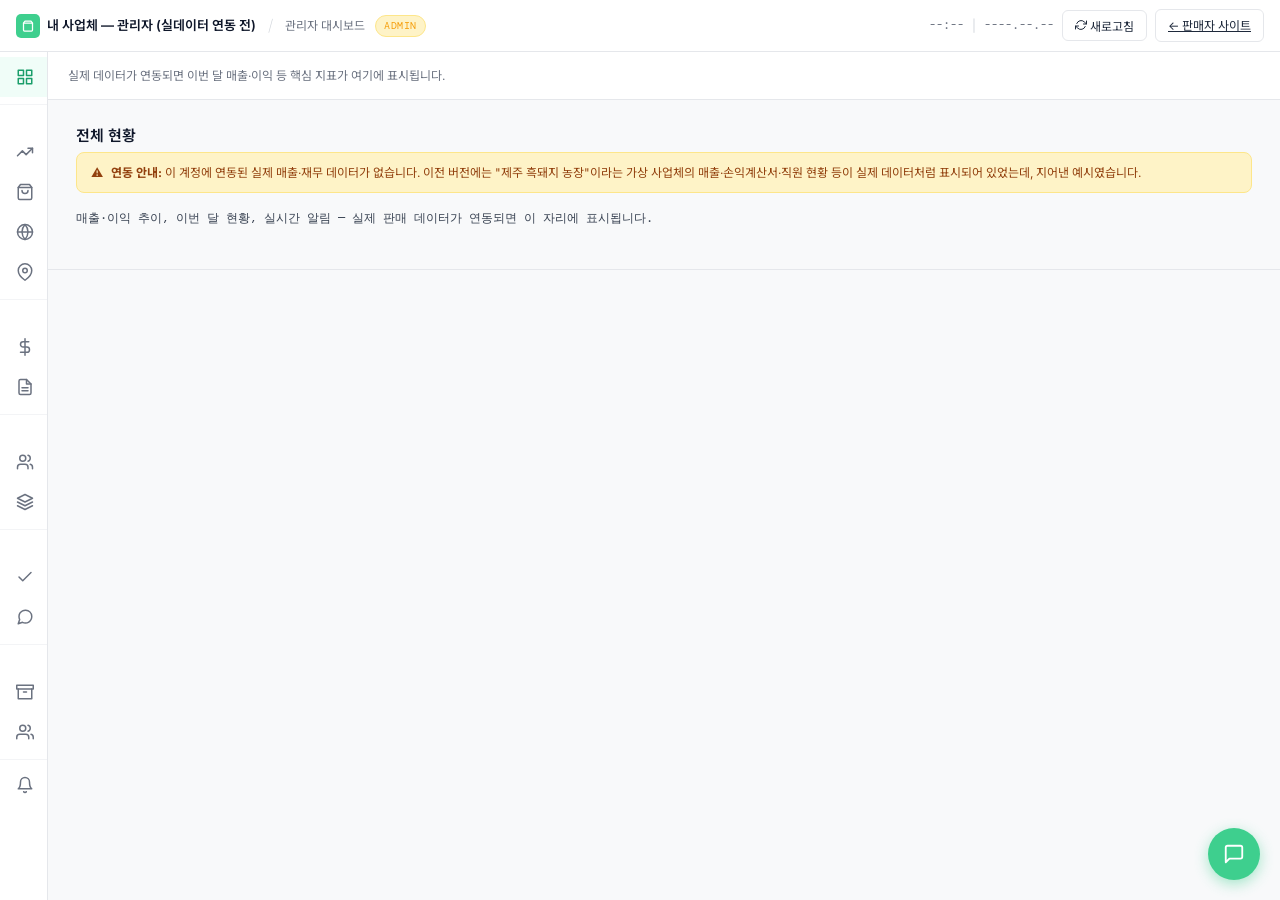
<file: kmarket_admin_dashboard.html>
<!DOCTYPE html>
<html lang="ko">
<head>
<link rel="icon" href="data:,">
<meta charset="UTF-8"/>
<meta name="viewport" content="width=device-width, initial-scale=1.0"/>
<title>K-Market 관리자 대시보드</title>
<link href="https://fonts.googleapis.com/css2?family=Inter:wght@400;500;600;700&family=Noto+Sans+KR:wght@400;500;600;700&family=DM+Mono:wght@400;500&display=swap" rel="stylesheet"/>
<style>
*,*::before,*::after{box-sizing:border-box;margin:0;padding:0}
html{-webkit-font-smoothing:antialiased}
:root{
  --bg:#f8f9fa;--bg-alt:#fff;--bg-subtle:#f1f3f5;
  --border:#e5e7eb;--border2:#d1d5db;
  --brand:#3ecf8e;--brand-dk:#1a9e6a;--brand-bg:#f0fdf8;
  --text:#0f172a;--text2:#1e293b;--text3:#374151;--text4:#6b7280;
  --red:#ef4444;--amber:#f59e0b;--blue:#3b82f6;--purple:#8b5cf6;
  --green:#16a34a;
  --nav-h:52px;--sw:48px;--swe:220px;
  --font:'Inter','Noto Sans KR',-apple-system,sans-serif;
  --mono:'DM Mono',monospace;
  --radius:6px;--radius-lg:10px;
  --shadow:0 1px 3px rgba(0,0,0,.08),0 1px 2px rgba(0,0,0,.04);
  --shadow-md:0 4px 12px rgba(0,0,0,.08);
}
body{font-family:var(--font);background:var(--bg);color:var(--text);font-size:14px;line-height:1.6;overflow-x:hidden}

/* ── NAV ── */
nav{position:fixed;top:0;left:0;right:0;height:var(--nav-h);z-index:1000;background:#fff;border-bottom:1px solid var(--border);display:flex;align-items:center;padding:0 16px;gap:10px}
.nav-logo{display:flex;align-items:center;gap:7px;text-decoration:none;color:var(--text);font-weight:600;font-size:13px}
.nav-logo-icon{width:24px;height:24px;border-radius:5px;background:var(--brand);display:flex;align-items:center;justify-content:center;flex-shrink:0}
.nav-sep{color:var(--border2);font-size:16px;font-weight:200;margin:0 2px}
.badge-admin{font-family:var(--mono);font-size:10px;padding:2px 8px;border-radius:99px;background:#fef3c7;color:var(--amber);border:1px solid #fde68a;letter-spacing:.5px}
.nav-spacer{flex:1}
.nav-right{display:flex;align-items:center;gap:8px;font-size:12px;color:var(--text4)}
.nav-btn{padding:6px 12px;border-radius:var(--radius);border:1px solid var(--border);background:#fff;font-size:12px;color:var(--text2);cursor:pointer;font-family:var(--font);transition:all .15s}
.nav-btn:hover{background:var(--bg-subtle)}
.nav-btn.primary{background:var(--brand);border-color:var(--brand);color:#fff;font-weight:600}

/* ── SIDEBAR ── */
.sidebar{position:fixed;top:var(--nav-h);left:0;bottom:0;width:var(--sw);background:#fff;border-right:1px solid var(--border);z-index:90;display:flex;flex-direction:column;overflow:hidden;transition:width .18s cubic-bezier(.4,0,.2,1);scrollbar-width:none}
.sidebar::-webkit-scrollbar{display:none}
.sidebar:hover{width:var(--swe);box-shadow:2px 0 16px rgba(0,0,0,.07)}
.sb-sec{padding:5px 0}
.sb-sec+.sb-sec{border-top:1px solid #f3f4f6;margin-top:2px}
.sb-sec-last{margin-top:auto}
.sb-lbl{height:22px;padding:0 14px;font-size:11px;font-weight:700;letter-spacing:.5px;text-transform:uppercase;color:#9ca3af;display:flex;align-items:center;white-space:nowrap;overflow:hidden;opacity:0;transition:opacity .12s}
.sidebar:hover .sb-lbl{opacity:1}
.sn{display:flex;align-items:center;gap:10px;height:40px;padding:0 13px;width:100%;border:none;background:none;font-family:var(--font);cursor:pointer;color:#6b7280;white-space:nowrap;overflow:hidden;transition:background .1s,color .1s;text-decoration:none;text-align:left}
.sn:hover{background:#f9fafb;color:#111827}
.sn.active{background:var(--brand-bg);color:var(--brand-dk)}
.sn.active .si svg{stroke:var(--brand-dk)}
.si{width:24px;flex-shrink:0;display:flex;align-items:center;justify-content:center}
.si svg{width:18px;height:18px;stroke:#6b7280;stroke-width:2;fill:none;stroke-linecap:round;stroke-linejoin:round;transition:stroke .1s;display:block}
.sn:hover .si svg{stroke:#111827}
.sl{font-size:13px;color:inherit;opacity:0;transition:opacity .1s .03s;white-space:nowrap;flex:1}
.sidebar:hover .sl{opacity:1}
.sbadge{font-size:11px;font-weight:600;border-radius:8px;padding:1px 6px;opacity:0;transition:opacity .1s .03s;flex-shrink:0}
.sidebar:hover .sbadge{opacity:1}
.sbadge.red{background:#fee2e2;color:#dc2626}
.sbadge.amber{background:#fef3c7;color:#d97706}
.sbadge.green{background:#dcfce7;color:#15803d}
.sbadge.blue{background:#dbeafe;color:#1d4ed8}

/* ── MAIN ── */
.main{margin-left:var(--sw);padding-top:var(--nav-h);transition:margin-left .18s cubic-bezier(.4,0,.2,1);min-height:100vh}
body:has(.sidebar:hover) .main{margin-left:var(--swe)}

/* ── DASHBOARD SECTIONS ── */
.dash-section{padding:24px 28px;border-bottom:1px solid var(--border)}
.dash-section-title{font-size:15px;font-weight:600;color:var(--text);margin-bottom:4px;display:flex;align-items:center;gap:8px}
.dash-section-sub{font-size:12px;color:var(--text4);font-family:var(--mono);margin-bottom:16px}

/* ── KPI TOP ROW ── */
.kpi-row{display:grid;grid-template-columns:repeat(5,1fr);gap:12px;padding:20px 28px;background:#fff;border-bottom:1px solid var(--border)}
.kpi-box{background:var(--bg);border:1px solid var(--border);border-radius:var(--radius-lg);padding:14px 16px;position:relative;overflow:hidden;transition:box-shadow .15s}
.kpi-box:hover{box-shadow:var(--shadow-md)}
.kpi-box-accent{position:absolute;top:0;left:0;width:3px;height:100%;border-radius:var(--radius) 0 0 var(--radius)}
.kpi-label{font-size:11px;font-family:var(--mono);color:var(--text4);letter-spacing:.5px;text-transform:uppercase;margin-bottom:6px}
.kpi-val{font-size:22px;font-weight:700;letter-spacing:-1px;color:var(--text);line-height:1;margin-bottom:5px}
.kpi-change{font-size:12px;display:flex;align-items:center;gap:3px;font-weight:500}
.kpi-change.up{color:var(--green)}
.kpi-change.dn{color:var(--red)}
.kpi-period{font-size:10px;color:var(--text4);font-family:var(--mono);margin-top:2px}
.sparkline-wrap{margin-top:8px;height:32px}

/* ── CHART GRID ── */
.chart-grid-2{display:grid;grid-template-columns:1fr 1fr;gap:16px}
.chart-grid-3{display:grid;grid-template-columns:2fr 1fr 1fr;gap:16px}
.chart-grid-full{display:grid;grid-template-columns:1fr;gap:16px}
.chart-card{background:#fff;border:1px solid var(--border);border-radius:var(--radius-lg);padding:18px 20px;overflow:hidden}.chart-wrap{position:relative;width:100%}
.chart-card-hd{display:flex;align-items:flex-start;justify-content:space-between;margin-bottom:14px;gap:12px}
.chart-card-title{font-size:14px;font-weight:600;color:var(--text)}
.chart-card-sub{font-size:11px;color:var(--text4);margin-top:1px;font-family:var(--mono)}
.period-tabs{display:flex;gap:2px;background:var(--bg-subtle);border-radius:var(--radius);padding:2px}
.ptab{border:none;background:transparent;font-size:11px;font-family:var(--mono);color:var(--text4);padding:3px 8px;border-radius:4px;cursor:pointer;transition:all .15s;font-weight:500}
.ptab.active{background:#fff;color:var(--text);box-shadow:0 1px 2px rgba(0,0,0,.06);font-weight:600}

/* ── TABLES ── */
.data-table{width:100%;border-collapse:collapse;font-size:13px}
.data-table th{padding:9px 12px;text-align:left;font-size:11px;font-family:var(--mono);font-weight:600;color:var(--text4);letter-spacing:.5px;text-transform:uppercase;border-bottom:1px solid var(--border);background:var(--bg-subtle)}
.data-table td{padding:10px 12px;border-bottom:1px solid var(--border);color:var(--text2);vertical-align:middle}
.data-table tr:last-child td{border-bottom:none}
.data-table tr:hover td{background:var(--bg-subtle)}
.td-num{text-align:right;font-family:var(--mono);font-weight:500}
.td-pct-bar{display:flex;align-items:center;gap:8px}
.td-bar-track{flex:1;height:6px;background:var(--border);border-radius:3px;overflow:hidden}
.td-bar-fill{height:100%;border-radius:3px;transition:width .6s ease}
.badge-sm{font-size:10px;font-weight:600;padding:2px 7px;border-radius:4px}
.badge-green{background:#dcfce7;color:#15803d}
.badge-amber{background:#fef3c7;color:#d97706}
.badge-red{background:#fee2e2;color:#dc2626}
.badge-blue{background:#dbeafe;color:#1d4ed8}

/* ── FINANCIAL STATEMENTS ── */
.fs-grid{display:grid;grid-template-columns:1fr 1fr 1fr;gap:12px}
.fs-card{background:#fff;border:1px solid var(--border);border-radius:var(--radius-lg);overflow:hidden}
.fs-card-hd{padding:12px 16px;background:var(--bg-subtle);border-bottom:1px solid var(--border);font-size:13px;font-weight:600;color:var(--text);display:flex;justify-content:space-between;align-items:center}
.fs-row{display:flex;justify-content:space-between;align-items:center;padding:9px 16px;border-bottom:1px solid var(--border);font-size:13px}
.fs-row:last-child{border-bottom:none}
.fs-row.total{background:var(--brand-bg);font-weight:700}
.fs-row.subtotal{background:var(--bg-subtle);font-weight:600}
.fs-label{color:var(--text3)}
.fs-val{font-family:var(--mono);font-weight:600;color:var(--text)}
.fs-val.pos{color:var(--green)}
.fs-val.neg{color:var(--red)}

/* ── ALERT PANEL ── */
.alert-list{display:flex;flex-direction:column;gap:8px}
.alert-item{display:flex;align-items:flex-start;gap:10px;padding:10px 14px;border-radius:var(--radius);border:1px solid var(--border);background:#fff}
.alert-icon{width:28px;height:28px;border-radius:var(--radius);display:flex;align-items:center;justify-content:center;flex-shrink:0}
.alert-icon.red{background:#fee2e2;color:#dc2626}
.alert-icon.amber{background:#fef3c7;color:#d97706}
.alert-icon.green{background:#dcfce7;color:#16a34a}
.alert-icon.blue{background:#dbeafe;color:#1d4ed8}
.alert-title{font-size:13px;font-weight:600;color:var(--text)}
.alert-desc{font-size:12px;color:var(--text4);margin-top:1px}
.alert-time{font-family:var(--mono);font-size:10px;color:var(--text4);margin-left:auto;flex-shrink:0}

/* ── HR PANEL ── */
.hr-grid{display:grid;grid-template-columns:repeat(4,1fr);gap:12px;margin-bottom:16px}
.hr-card{background:#fff;border:1px solid var(--border);border-radius:var(--radius-lg);padding:14px 16px;text-align:center}
.hr-val{font-size:20px;font-weight:700;color:var(--text);letter-spacing:-.5px}
.hr-lbl{font-size:11px;color:var(--text4);font-family:var(--mono);margin-top:2px}

/* ── RESPONSIVE ── */
@media(max-width:1100px){.kpi-row{grid-template-columns:repeat(3,1fr)}.chart-grid-3{grid-template-columns:1fr 1fr}.fs-grid{grid-template-columns:1fr}}
@media(max-width:768px){.sidebar{display:none}.main{margin-left:0!important}.kpi-row{grid-template-columns:repeat(2,1fr)}.chart-grid-2,.chart-grid-3{grid-template-columns:1fr}}

/* ── AI 경영 어드바이저 (2026-07-05, k-business/business-kr 연동) ── */
.biz-chat-fab{position:fixed;right:20px;bottom:20px;width:52px;height:52px;border-radius:50%;background:var(--brand);border:none;cursor:pointer;box-shadow:0 4px 14px rgba(62,207,142,.45);z-index:900;display:flex;align-items:center;justify-content:center;transition:all .15s}
.biz-chat-fab:hover{background:var(--brand-dk);transform:scale(1.05)}
.biz-chat-panel{position:fixed;right:20px;bottom:82px;width:360px;height:500px;background:#fff;border-radius:var(--radius-lg);box-shadow:0 8px 32px rgba(0,0,0,.16);display:flex;flex-direction:column;z-index:900;transform:translateY(12px);opacity:0;pointer-events:none;transition:all .18s ease;border:1px solid var(--border)}
.biz-chat-panel.open{transform:translateY(0);opacity:1;pointer-events:all}
.biz-chat-header{background:var(--brand);color:#fff;padding:12px 14px;border-radius:var(--radius-lg) var(--radius-lg) 0 0;display:flex;align-items:center;gap:8px;flex-shrink:0}
.biz-chat-dot{width:6px;height:6px;border-radius:50%;background:rgba(255,255,255,.9);flex-shrink:0}
.biz-chat-title{font-size:14px;font-weight:600;flex:1}
.biz-chat-sub{font-size:11px;opacity:.85;display:block}
.biz-chat-x{background:none;border:none;color:rgba(255,255,255,.85);cursor:pointer;padding:2px;display:flex;align-items:center}
.biz-chat-messages{flex:1;overflow-y:auto;padding:12px;display:flex;flex-direction:column;gap:8px}
.biz-msg-ai,.biz-msg-user{max-width:86%;padding:9px 12px;border-radius:10px;font-size:13px;line-height:1.6;word-break:break-word;white-space:pre-wrap}
.biz-msg-ai{background:var(--bg-subtle);color:var(--text);border-radius:3px 10px 10px 10px;align-self:flex-start}
.biz-msg-user{background:var(--brand);color:#fff;border-radius:10px 3px 10px 10px;align-self:flex-end}
.biz-chat-chips{display:flex;flex-wrap:wrap;gap:5px;padding:0 12px 8px;flex-shrink:0}
.biz-chip{padding:4px 10px;border-radius:99px;border:1px solid var(--border);background:#fff;font-size:12px;color:var(--text3);cursor:pointer;transition:all .15s}
.biz-chip:hover{background:var(--brand-bg);border-color:var(--brand)}
.biz-chat-dock{padding:8px;border-top:1px solid var(--border);display:flex;gap:6px;flex-shrink:0}
.biz-chat-ta{flex:1;border:1px solid var(--border);border-radius:var(--radius);padding:6px 8px;font-family:var(--font);font-size:13px;color:var(--text);background:var(--bg-subtle);resize:none;outline:none;max-height:64px}
.biz-chat-ta:focus{border-color:var(--brand);background:#fff}
.biz-chat-send{width:30px;height:30px;border-radius:var(--radius);background:var(--brand);border:none;color:#fff;cursor:pointer;display:flex;align-items:center;justify-content:center;flex-shrink:0}
.biz-chat-send:hover{background:var(--brand-dk)}
@media(max-width:480px){.biz-chat-panel{width:calc(100vw - 24px);right:12px}}
</style>
</head>
<body>

<!-- ── NAV ── -->
<nav>
  <a class="nav-logo" href="kmarket_seller_template.html">
    <div class="nav-logo-icon"><svg width="12" height="12" viewBox="0 0 24 24" fill="none" stroke="#fff" stroke-width="2.5" stroke-linecap="round" stroke-linejoin="round"><path d="M6 2 3 6v14a2 2 0 0 0 2 2h14a2 2 0 0 0 2-2V6l-3-4z"/><line x1="3" y1="6" x2="21" y2="6"/></svg></div>
    <span id="nav-store-name">K-Market</span>
  </a>
  <span class="nav-sep">/</span>
  <span style="font-size:12px;color:var(--text4)">관리자 대시보드</span>
  <span class="badge-admin">ADMIN</span>
  <div class="nav-spacer"></div>
  <div class="nav-right">
    <span id="nav-clock" style="font-family:var(--mono)">--:--</span>
    <span style="color:var(--border2)">|</span>
    <span id="nav-date" style="font-family:var(--mono)">----.--.--</span>
    <button class="nav-btn" onclick="refreshAll()">
      <svg width="12" height="12" viewBox="0 0 24 24" fill="none" stroke="currentColor" stroke-width="2" stroke-linecap="round" stroke-linejoin="round"><polyline points="23 4 23 10 17 10"/><polyline points="1 20 1 14 7 14"/><path d="M3.51 9a9 9 0 0 1 14.85-3.36L23 10M1 14l4.64 4.36A9 9 0 0 0 20.49 15"/></svg>
      새로고침
    </button>
    <a class="nav-btn" href="kmarket_seller_template.html">← 판매자 사이트</a>
  </div>
</nav>

<!-- ── SIDEBAR ── -->
<aside class="sidebar">
  <div class="sb-sec">
    <button class="sn active" id="sn-overview" onclick="snActive(this);showSection('overview')">
      <span class="si"><svg viewBox="0 0 24 24"><rect x="3" y="3" width="7" height="7"/><rect x="14" y="3" width="7" height="7"/><rect x="14" y="14" width="7" height="7"/><rect x="3" y="14" width="7" height="7"/></svg></span>
      <span class="sl">전체 현황</span>
    </button>
  </div>
  <div class="sb-sec">
    <div class="sb-lbl">매출 & 판매</div>
    <button class="sn" id="sn-sales" onclick="snActive(this);showSection('sales')">
      <span class="si"><svg viewBox="0 0 24 24"><polyline points="22 7 13.5 15.5 8.5 10.5 2 17"/><polyline points="16 7 22 7 22 13"/></svg></span>
      <span class="sl">매출 분석</span>
    </button>
    <button class="sn" id="sn-products-dash" onclick="snActive(this);showSection('products-dash')">
      <span class="si"><svg viewBox="0 0 24 24"><path d="M6 2 3 6v14a2 2 0 0 0 2 2h14a2 2 0 0 0 2-2V6l-3-4z"/><line x1="3" y1="6" x2="21" y2="6"/><path d="M16 10a4 4 0 0 1-8 0"/></svg></span>
      <span class="sl">상품 현황</span>
    </button>
    <button class="sn" id="sn-market" onclick="snActive(this);showSection('market')">
      <span class="si"><svg viewBox="0 0 24 24"><circle cx="12" cy="12" r="10"/><line x1="2" y1="12" x2="22" y2="12"/><path d="M12 2a15.3 15.3 0 0 1 4 10 15.3 15.3 0 0 1-4 10 15.3 15.3 0 0 1-4-10 15.3 15.3 0 0 1 4-10z"/></svg></span>
      <span class="sl">시장 비교</span>
    </button>
    <button class="sn" id="sn-tradearea" onclick="snActive(this);showSection('tradearea')">
      <span class="si"><svg viewBox="0 0 24 24"><path d="M21 10c0 7-9 13-9 13s-9-6-9-13a9 9 0 0 1 18 0z"/><circle cx="12" cy="10" r="3"/></svg></span>
      <span class="sl">상권분석</span>
      <span class="sbadge green">NEW</span>
    </button>
  </div>
  <div class="sb-sec">
    <div class="sb-lbl">재무</div>
    <button class="sn" id="sn-finance" onclick="snActive(this);showSection('finance');finLoad()">
      <span class="si"><svg viewBox="0 0 24 24"><line x1="12" y1="1" x2="12" y2="23"/><path d="M17 5H9.5a3.5 3.5 0 0 0 0 7h5a3.5 3.5 0 0 1 0 7H6"/></svg></span>
      <span class="sl">재무제표</span>
    </button>
    <button class="sn" id="sn-tax" onclick="snActive(this);showSection('tax')">
      <span class="si"><svg viewBox="0 0 24 24"><path d="M14 2H6a2 2 0 0 0-2 2v16a2 2 0 0 0 2 2h12a2 2 0 0 0 2-2V8z"/><polyline points="14 2 14 8 20 8"/><line x1="16" y1="13" x2="8" y2="13"/><line x1="16" y1="17" x2="8" y2="17"/></svg></span>
      <span class="sl">세금 관리</span>
      <span class="sbadge amber">D-14</span>
    </button>
  </div>
  <div class="sb-sec">
    <div class="sb-lbl">조직</div>
    <button class="sn" id="sn-hr" onclick="snActive(this);showSection('hr')">
      <span class="si"><svg viewBox="0 0 24 24"><path d="M16 21v-2a4 4 0 0 0-4-4H6a4 4 0 0 0-4 4v2"/><circle cx="9" cy="7" r="4"/><path d="M22 21v-2a4 4 0 0 0-3-3.87"/><path d="M16 3.13a4 4 0 0 1 0 7.75"/></svg></span>
      <span class="sl">직원 관리</span>
    </button>
    <button class="sn" id="sn-strategy" onclick="snActive(this);showSection('strategy')">
      <span class="si"><svg viewBox="0 0 24 24"><polygon points="12 2 2 7 12 12 22 7 12 2"/><polyline points="2 17 12 22 22 17"/><polyline points="2 12 12 17 22 12"/></svg></span>
      <span class="sl">경영 전략</span>
    </button>
  </div>
  <div class="sb-sec">
    <div class="sb-lbl">인증·점검</div>
    <button class="sn" id="sn-hygiene" onclick="snActive(this);showSection('hygiene')">
      <span class="si"><svg viewBox="0 0 24 24"><path d="M20 6L9 17l-5-5"/></svg></span>
      <span class="sl">위생점검</span>
      <span class="sbadge green">NEW</span>
    </button>
    <button class="sn" id="sn-reviews" onclick="snActive(this);showSection('reviews');rvLoad()">
      <span class="si"><svg viewBox="0 0 24 24"><path d="M21 11.5a8.38 8.38 0 0 1-.9 3.8 8.5 8.5 0 0 1-7.6 4.7 8.38 8.38 0 0 1-3.8-.9L3 21l1.9-5.7a8.38 8.38 0 0 1-.9-3.8 8.5 8.5 0 0 1 4.7-7.6 8.38 8.38 0 0 1 3.8-.9h.5a8.48 8.48 0 0 1 8 8v.5z"/></svg></span>
      <span class="sl">고객 리뷰</span>
      <span class="sbadge green">NEW</span>
    </button>
  </div>
  <div class="sb-sec">
    <div class="sb-lbl">운영</div>
    <button class="sn" id="sn-inventory" onclick="snActive(this);showSection('inventory');invLoad()">
      <span class="si"><svg viewBox="0 0 24 24"><path d="M21 8V21H3V8"/><path d="M1 3h22v5H1z"/><path d="M10 12h4"/></svg></span>
      <span class="sl">재고·공급망</span>
      <span class="sbadge green">NEW</span>
    </button>
    <button class="sn" id="sn-staff" onclick="snActive(this);showSection('staff');stLoad()">
      <span class="si"><svg viewBox="0 0 24 24"><path d="M17 21v-2a4 4 0 0 0-4-4H5a4 4 0 0 0-4 4v2"/><circle cx="9" cy="7" r="4"/><path d="M23 21v-2a4 4 0 0 0-3-3.87"/><path d="M16 3.13a4 4 0 0 1 0 7.75"/></svg></span>
      <span class="sl">인사·업무</span>
      <span class="sbadge green">NEW</span>
    </button>
  </div>
  <div class="sb-sec sb-sec-last">
    <button class="sn" id="sn-alerts-sb" onclick="snActive(this);showSection('alerts')">
      <span class="si"><svg viewBox="0 0 24 24"><path d="M18 8A6 6 0 0 0 6 8c0 7-3 9-3 9h18s-3-2-3-9"/><path d="M13.73 21a2 2 0 0 1-3.46 0"/></svg></span>
      <span class="sl">알림</span>
      <span class="sbadge red" id="sb-alert-count">3</span>
    </button>
  </div>
</aside>

<!-- ── MAIN ── -->
<div class="main" id="main">

  <!-- ── KPI TOP ROW (항상 고정) ── -->
  <div class="kpi-row" id="kpi-top" style="display:block;padding:14px 20px;color:var(--text4);font-size:12px">
    실제 데이터가 연동되면 이번 달 매출·이익 등 핵심 지표가 여기에 표시됩니다.
  </div>

  <div id="section-overview">
    <div class="dash-section">
      <div class="dash-section-title">전체 현황</div>
      <div style="background:#fef3c7;border:1px solid #fde68a;border-radius:8px;padding:10px 14px;margin-bottom:16px;font-size:12px;color:#92400e;display:flex;gap:8px;align-items:flex-start">
        <span style="flex-shrink:0">⚠️</span>
        <span><strong>연동 안내:</strong> 이 계정에 연동된 실제 매출·재무 데이터가 없습니다. 이전 버전에는 "제주 흑돼지 농장"이라는 가상 사업체의 매출·손익계산서·직원 현황 등이 실제 데이터처럼 표시되어 있었는데, 지어낸 예시였습니다.</span>
      </div>
      <div class="dash-section-sub" style="color:var(--text3);line-height:1.6">매출·이익 추이, 이번 달 현황, 실시간 알림 — 실제 판매 데이터가 연동되면 이 자리에 표시됩니다.</div>
    </div>
  </div>

  <div id="section-sales" style="display:none">
    <div class="dash-section">
      <div class="dash-section-title">매출 분석</div>
      <div style="background:#fef3c7;border:1px solid #fde68a;border-radius:8px;padding:10px 14px;margin-bottom:16px;font-size:12px;color:#92400e;display:flex;gap:8px;align-items:flex-start">
        <span style="flex-shrink:0">⚠️</span>
        <span><strong>연동 안내:</strong> 이 계정에 연동된 실제 매출·재무 데이터가 없습니다. 이전 버전에는 "제주 흑돼지 농장"이라는 가상 사업체의 매출·손익계산서·직원 현황 등이 실제 데이터처럼 표시되어 있었는데, 지어낸 예시였습니다.</span>
      </div>
      <div class="dash-section-sub" style="color:var(--text3);line-height:1.6">매출 상세 분석 기능은 실제 데이터 연동 후 제공됩니다.</div>
    </div>
  </div>

  <div id="section-products-dash" style="display:none">
    <div class="dash-section">
      <div class="dash-section-title">상품 현황</div>
      <div style="background:#fef3c7;border:1px solid #fde68a;border-radius:8px;padding:10px 14px;margin-bottom:16px;font-size:12px;color:#92400e;display:flex;gap:8px;align-items:flex-start">
        <span style="flex-shrink:0">⚠️</span>
        <span><strong>연동 안내:</strong> 이 계정에 연동된 실제 매출·재무 데이터가 없습니다. 이전 버전에는 "제주 흑돼지 농장"이라는 가상 사업체의 매출·손익계산서·직원 현황 등이 실제 데이터처럼 표시되어 있었는데, 지어낸 예시였습니다.</span>
      </div>
      <div class="dash-section-sub" style="color:var(--text3);line-height:1.6">등록된 상품의 판매 현황은 실제 데이터 연동 후 제공됩니다.</div>
    </div>
  </div>

  <div id="section-market" style="display:none">
    <div class="dash-section">
      <div class="dash-section-title">시장 비교</div>
      <div style="background:#fef3c7;border:1px solid #fde68a;border-radius:8px;padding:10px 14px;margin-bottom:16px;font-size:12px;color:#92400e;display:flex;gap:8px;align-items:flex-start">
        <span style="flex-shrink:0">⚠️</span>
        <span><strong>연동 안내:</strong> 이 계정에 연동된 실제 매출·재무 데이터가 없습니다. 이전 버전에는 "제주 흑돼지 농장"이라는 가상 사업체의 매출·손익계산서·직원 현황 등이 실제 데이터처럼 표시되어 있었는데, 지어낸 예시였습니다.</span>
      </div>
      <div class="dash-section-sub" style="color:var(--text3);line-height:1.6">다른 판매자와의 시장 비교 분석은 실제 데이터 연동 후 제공됩니다. (참고: 비교 대상이 되는 시장 평균 자체도 아직 실제 집계 기능이 없습니다 — kmarket_national_dashboard.html 참고)</div>
    </div>
  </div>

  <!-- ── 상권분석 (2026-08-11 신설) ── 이 섹션만 실제 공공데이터 연동됨.
       위 다른 섹션들과 달리 "연동 안내" 경고 배너가 없다 — 진짜 데이터. -->
  <div id="section-tradearea" style="display:none">
    <div class="dash-section">
      <div class="dash-section-title">상권분석</div>
      <div class="dash-section-sub">반경 내 실제 점포 수·업종 밀집도(소상공인시장진흥공단 상가정보 공공데이터 기반) — 매출·유동인구 추정치는 아직 제공하지 않습니다.</div>

      <div style="display:flex;flex-wrap:wrap;gap:10px;align-items:flex-end;margin-bottom:16px">
        <div>
          <label style="display:block;font-size:11px;color:var(--text4);margin-bottom:4px">위치</label>
          <button class="nav-btn" id="ta-geo-btn" onclick="taUseMyLocation()" style="height:34px">📍 현재 위치 사용</button>
        </div>
        <div>
          <label style="display:block;font-size:11px;color:var(--text4);margin-bottom:4px">위도</label>
          <input id="ta-lat" type="number" step="0.000001" placeholder="33.4996" style="width:120px;height:34px;padding:0 8px;border:1px solid var(--border);border-radius:var(--radius);font-family:var(--mono);font-size:12px">
        </div>
        <div>
          <label style="display:block;font-size:11px;color:var(--text4);margin-bottom:4px">경도</label>
          <input id="ta-lng" type="number" step="0.000001" placeholder="126.5312" style="width:120px;height:34px;padding:0 8px;border:1px solid var(--border);border-radius:var(--radius);font-family:var(--mono);font-size:12px">
        </div>
        <div>
          <label style="display:block;font-size:11px;color:var(--text4);margin-bottom:4px">반경(m)</label>
          <select id="ta-radius" style="width:90px;height:34px;padding:0 8px;border:1px solid var(--border);border-radius:var(--radius);font-size:12px">
            <option value="250">250</option>
            <option value="500" selected>500</option>
            <option value="1000">1000</option>
            <option value="2000">2000</option>
          </select>
        </div>
        <div>
          <label style="display:block;font-size:11px;color:var(--text4);margin-bottom:4px">우리 업종(선택)</label>
          <input id="ta-category" type="text" placeholder="예: 카페, 미용실" style="width:140px;height:34px;padding:0 8px;border:1px solid var(--border);border-radius:var(--radius);font-size:12px">
        </div>
        <button class="nav-btn primary" id="ta-run-btn" onclick="taRunAnalysis()" style="height:34px">상권분석 시작</button>
      </div>

      <div id="ta-result"></div>
    </div>
  </div>

  <div id="section-finance" style="display:none">
    <div class="dash-section">
      <div class="dash-section-title">재무제표 · 매출 현황</div>
      <div class="dash-section-sub">order_queue 실거래 데이터 기반 — 완전한 대차대조표는 아직 제공하지 않습니다(아래 참고).</div>

      <div style="display:flex;flex-wrap:wrap;gap:8px;align-items:center;margin:14px 0">
        <label style="font-size:12px;color:var(--text4)">기간</label>
        <select id="fin-days" onchange="finLoad()" style="padding:8px 10px;border:1px solid var(--border);border-radius:6px;font-size:13px">
          <option value="7">최근 7일</option>
          <option value="30" selected>최근 30일</option>
          <option value="90">최근 90일</option>
        </select>
      </div>

      <div id="fin-result"></div>

      <div style="margin-top:16px;padding:12px 14px;background:var(--bg-subtle);border-radius:8px;font-size:11.5px;color:var(--text4);line-height:1.7">
        ⚠️ 이건 완전한 재무제표(대차대조표+손익계산서)가 아닙니다 — 매출은 실거래 확정치이지만,
        은행 잔액·대출·고정자산 같은 대차대조표 항목은 혼디가 알 수 없습니다. 이익(매출총이익)은
        상품별 원가(cost_price)를 입력한 경우에만 계산됩니다 — 아래에서 입력하세요.
      </div>

      <div style="margin-top:14px;padding:14px;background:var(--bg-subtle);border-radius:8px">
        <div style="font-size:13px;font-weight:600;margin-bottom:8px">상품 원가 입력(선택 — 입력해야 이익이 계산됩니다)</div>
        <div style="display:flex;flex-wrap:wrap;gap:8px">
          <input id="fin-product-id" type="text" placeholder="상품 ID" style="flex:1;min-width:100px;padding:8px 10px;border:1px solid var(--border);border-radius:6px;font-size:13px">
          <input id="fin-cost-price" type="number" placeholder="원가(원)" style="width:120px;padding:8px 10px;border:1px solid var(--border);border-radius:6px;font-size:13px">
          <button class="nav-btn primary" onclick="finSaveCost()">저장</button>
        </div>
        <div id="fin-cost-status" style="font-size:12px;color:var(--text4);margin-top:6px"></div>
      </div>
    </div>
  </div>

  <div id="section-tax" style="display:none">
    <div class="dash-section">
      <div class="dash-section-title">세금 관리</div>
      <div class="dash-section-sub">실제 매출 현황은 위 "재무제표" 탭에서 확인하세요 — 여기서는 그 데이터를 부가세 신고 참고자료로 안내합니다.</div>
      <div style="margin-top:14px;padding:14px;background:var(--bg-subtle);border-radius:8px;font-size:13px;line-height:1.7">
        ⚠️ <strong>자동 신고는 하지 않습니다.</strong> 혼디가 홈택스에 대신 접수하지 않습니다(오신고 시 책임 소재 문제) —
        위 매출 현황을 참고자료로 활용해 직접 홈택스에서 신고하시거나 세무사와 상담하세요.
      </div>
    </div>
  </div>

  <div id="section-hr" style="display:none">
    <div class="dash-section">
      <div class="dash-section-title">직원 관리</div>
      <div style="background:#fef3c7;border:1px solid #fde68a;border-radius:8px;padding:10px 14px;margin-bottom:16px;font-size:12px;color:#92400e;display:flex;gap:8px;align-items:flex-start">
        <span style="flex-shrink:0">⚠️</span>
        <span><strong>연동 안내:</strong> 이 계정에 연동된 실제 매출·재무 데이터가 없습니다. 이전 버전에는 "제주 흑돼지 농장"이라는 가상 사업체의 매출·손익계산서·직원 현황 등이 실제 데이터처럼 표시되어 있었는데, 지어낸 예시였습니다.</span>
      </div>
      <div class="dash-section-sub" style="color:var(--text3);line-height:1.6">인건비·직원 현황은 실제 데이터 연동 후 제공됩니다.</div>
    </div>
  </div>

  <div id="section-strategy" style="display:none">
    <div class="dash-section">
      <div class="dash-section-title">경영 전략</div>
      <div class="dash-section-sub" style="margin-bottom:16px">마케팅 방안 제안 — 실제 등록 상품과 (선택) 상권 데이터를 근거로 AI가 제안합니다.</div>

      <div style="display:flex;flex-wrap:wrap;gap:10px;align-items:flex-end;margin-bottom:16px">
        <div>
          <label style="display:block;font-size:11px;color:var(--text4);margin-bottom:4px">위도(선택 — 상권 데이터 반영)</label>
          <input id="mp-lat" type="number" step="0.000001" placeholder="33.4996" style="width:120px;height:34px;padding:0 8px;border:1px solid var(--border);border-radius:var(--radius);font-family:var(--mono);font-size:12px">
        </div>
        <div>
          <label style="display:block;font-size:11px;color:var(--text4);margin-bottom:4px">경도(선택)</label>
          <input id="mp-lng" type="number" step="0.000001" placeholder="126.5312" style="width:120px;height:34px;padding:0 8px;border:1px solid var(--border);border-radius:var(--radius);font-family:var(--mono);font-size:12px">
        </div>
        <button class="nav-btn" onclick="mpCopyFromTradeArea()" style="height:34px">상권분석 탭 값 가져오기</button>
        <button class="nav-btn primary" id="mp-run-btn" onclick="mpRunAnalysis()" style="height:34px">마케팅 방안 생성</button>
      </div>

      <div id="mp-result"></div>
    </div>
  </div>

  <!-- ── 위생점검 (2026-08-11 신설) — 신설 백엔드 없음: 이미 배선돼 있었지만
       클라이언트에서 아무도 호출하지 않던 /gov/sigungu-dept-resolve(도메인
       health)를 처음으로 실사용에 연결. -->
  <div id="section-hygiene" style="display:none">
    <div class="dash-section">
      <div class="dash-section-title">위생점검</div>
      <div class="dash-section-sub">우리 가게 관할 보건소(위생 담당부서)를 찾아드립니다 — 실제 점검 일정·이력 조회는 아직 제공하지 않습니다.</div>

      <div style="display:flex;flex-wrap:wrap;gap:10px;align-items:flex-end;margin-bottom:16px">
        <div>
          <label style="display:block;font-size:11px;color:var(--text4);margin-bottom:4px">시군구(예: 제주시, 강남구)</label>
          <input id="hy-city" type="text" placeholder="제주시" style="width:180px;height:34px;padding:0 8px;border:1px solid var(--border);border-radius:var(--radius);font-size:12px">
        </div>
        <button class="nav-btn primary" id="hy-run-btn" onclick="hyRunLookup()" style="height:34px">관할 보건소 찾기</button>
      </div>

      <div id="hy-result"></div>

      <div style="margin-top:20px;padding:12px 14px;background:var(--bg-subtle);border-radius:8px;font-size:12px;color:var(--text3);line-height:1.7">
        <strong>실제 위생점검·행정처분은 관할 보건소 전속 업무</strong>이며, 이 페이지는 담당부서를 찾아드릴 뿐입니다.
        위생교육·영업신고 등 온라인 신청은 <a href="https://www.foodsafetykorea.go.kr" target="_blank" rel="noopener" style="color:var(--brand-dk)">식품안전나라</a>,
        <a href="https://www.gov.kr" target="_blank" rel="noopener" style="color:var(--brand-dk)">정부24</a>에서 진행하실 수 있습니다.
      </div>
    </div>
  </div>

  <!-- ── 고객 리뷰 (2026-08-11 신설) ── -->
  <div id="section-reviews" style="display:none">
    <div class="dash-section">
      <div class="dash-section-title">고객 리뷰</div>
      <div class="dash-section-sub">seller_reviews 실데이터 — AI가 답글 초안을 써드리면 수정 후 등록하세요.</div>
      <div id="rv-list" style="margin-top:14px"></div>
    </div>
  </div>

  <!-- ── 재고·공급망 (2026-08-11 신설) ── -->
  <div id="section-inventory" style="display:none">
    <div class="dash-section">
      <div class="dash-section-title">재고 관리(JIT)</div>
      <div class="dash-section-sub">최근 판매 속도 기반 재주문 시점 계산 — order_queue 실거래 데이터 근거.</div>
      <div id="inv-list" style="margin-top:12px"></div>

      <div class="dash-section-title" style="margin-top:28px">공급업체</div>
      <div class="dash-section-sub">재고가 부족한 상품의 담당 공급업체를 바로 확인하세요.</div>
      <div id="sup-list" style="margin-top:12px"></div>
      <div style="margin-top:14px;padding:14px;background:var(--bg-subtle);border-radius:8px">
        <div style="display:flex;flex-wrap:wrap;gap:8px">
          <input id="sup-name" type="text" placeholder="업체명" style="flex:1;min-width:120px;padding:8px 10px;border:1px solid var(--border);border-radius:6px;font-size:13px">
          <input id="sup-category" type="text" placeholder="취급 품목/카테고리" style="flex:1;min-width:120px;padding:8px 10px;border:1px solid var(--border);border-radius:6px;font-size:13px">
          <input id="sup-contact" type="text" placeholder="연락처" style="flex:1;min-width:120px;padding:8px 10px;border:1px solid var(--border);border-radius:6px;font-size:13px">
          <input id="sup-lead" type="number" placeholder="리드타임(일)" style="width:110px;padding:8px 10px;border:1px solid var(--border);border-radius:6px;font-size:13px">
          <button class="nav-btn primary" onclick="supSave()">공급업체 추가</button>
        </div>
      </div>
    </div>
  </div>

  <!-- ── 인사·업무 (2026-08-11 신설) ── -->
  <div id="section-staff" style="display:none">
    <div class="dash-section">
      <div class="dash-section-title">인사·채용 관리</div>
      <div class="dash-section-sub">지원자(candidate)와 재직자(employee)를 함께 관리합니다.</div>
      <div id="staff-list" style="margin-top:12px"></div>
      <div style="margin-top:14px;padding:14px;background:var(--bg-subtle);border-radius:8px">
        <div style="display:flex;flex-wrap:wrap;gap:8px;margin-bottom:8px">
          <select id="staff-type" style="padding:8px 10px;border:1px solid var(--border);border-radius:6px;font-size:13px">
            <option value="candidate">지원자</option>
            <option value="employee">재직자</option>
          </select>
          <input id="staff-name" type="text" placeholder="이름" style="flex:1;min-width:100px;padding:8px 10px;border:1px solid var(--border);border-radius:6px;font-size:13px">
          <input id="staff-role" type="text" placeholder="직무" style="flex:1;min-width:100px;padding:8px 10px;border:1px solid var(--border);border-radius:6px;font-size:13px">
          <input id="staff-contact" type="text" placeholder="연락처" style="flex:1;min-width:100px;padding:8px 10px;border:1px solid var(--border);border-radius:6px;font-size:13px">
        </div>
        <div style="display:flex;flex-wrap:wrap;gap:8px">
          <select id="staff-status" style="padding:8px 10px;border:1px solid var(--border);border-radius:6px;font-size:13px">
            <option value="applied">지원함</option>
            <option value="interview">면접중</option>
            <option value="hired">채용됨</option>
            <option value="rejected">불합격</option>
            <option value="active">재직중</option>
            <option value="on_leave">휴직중</option>
            <option value="terminated">퇴사</option>
          </select>
          <input id="staff-wage" type="number" placeholder="시급(원, 선택)" style="width:140px;padding:8px 10px;border:1px solid var(--border);border-radius:6px;font-size:13px">
          <button class="nav-btn primary" onclick="staffSave()">등록</button>
        </div>
      </div>

      <div class="dash-section-title" style="margin-top:28px">직원 업무·일정</div>
      <div id="task-list" style="margin-top:12px"></div>
      <div style="margin-top:14px;padding:14px;background:var(--bg-subtle);border-radius:8px">
        <div style="display:flex;flex-wrap:wrap;gap:8px">
          <input id="task-title" type="text" placeholder="업무명" style="flex:1;min-width:140px;padding:8px 10px;border:1px solid var(--border);border-radius:6px;font-size:13px">
          <input id="task-due" type="date" style="padding:8px 10px;border:1px solid var(--border);border-radius:6px;font-size:13px">
          <button class="nav-btn primary" onclick="taskSave()">업무 추가</button>
        </div>
      </div>
    </div>
  </div>

  <div id="section-alerts" style="display:none">
    <div class="dash-section">
      <div class="dash-section-title">알림</div>
      <div style="background:#fef3c7;border:1px solid #fde68a;border-radius:8px;padding:10px 14px;margin-bottom:16px;font-size:12px;color:#92400e;display:flex;gap:8px;align-items:flex-start">
        <span style="flex-shrink:0">⚠️</span>
        <span><strong>연동 안내:</strong> 이 계정에 연동된 실제 매출·재무 데이터가 없습니다. 이전 버전에는 "제주 흑돼지 농장"이라는 가상 사업체의 매출·손익계산서·직원 현황 등이 실제 데이터처럼 표시되어 있었는데, 지어낸 예시였습니다.</span>
      </div>
      <div class="dash-section-sub" style="color:var(--text3);line-height:1.6">실제 데이터 연동 전까지 발행되는 알림이 없습니다.</div>
    </div>
  </div>

</div><!-- /main -->

<script>

// ── 실제 데이터 연동 전 안내 ──────────────────────────
// 2026-07-26 정정: 이전엔 "제주 흑돼지 농장"이라는 가상 사업체의 매출·
// 재무·인사 데이터(ADMIN_DATA)를 실제 데이터처럼 차트·표로 렌더링했다.
// 실제 Supabase/SELLER_DATA 연동 전까지는 아무것도 그리지 않는다 —
// 가짜 숫자보다 빈 상태가 낫다.
const STORE_NAME_PLACEHOLDER = '내 사업체';

function showSection(id){
  document.querySelectorAll('[id^="section-"]').forEach(el=>{
    el.style.display = el.id === 'section-'+id ? '' : 'none';
  });
}
function snActive(el){
  document.querySelectorAll('.sn').forEach(n=>n.classList.remove('active'));
  el.classList.add('active');
}

// ── 시계 ─────────────────────────────────────────────
function updateClock(){
  const now = new Date();
  const el = document.getElementById('nclock') || document.getElementById('clock');
  if (el) el.textContent = now.toLocaleTimeString('ko-KR',{hour:'2-digit',minute:'2-digit',second:'2-digit'});
}
setInterval(updateClock,1000); updateClock();

function refreshAll(){ location.reload(); }

// ── 초기화 ────────────────────────────────────────────
// ★ 2026-07-30 버그 수정(발견) — BUSINESS_RELAY_URL이 이 파일 어디에도
// 선언된 적이 없었다(ESLint no-undef로 발견 — node --check은 문법만 보고
// 이런 런타임 ReferenceError는 못 잡는다). 즉 사업자 어드바이저 채팅
// 전송 버튼을 누르면 지금까지 항상 ReferenceError로 실패했을 것이다.
const BUSINESS_RELAY_URL = 'https://hondi-proxy.tensor-city.workers.dev/business/relay';
// 상권분석(2026-08-11 신설) — worker.js handleTradeAreaAnalysis
const TRADE_AREA_URL = 'https://hondi-proxy.tensor-city.workers.dev/biz/trade-area-analysis';
// 마케팅 방안 제안(2026-08-11 신설) — worker.js handleMarketingPlan
const MARKETING_PLAN_URL = 'https://hondi-proxy.tensor-city.workers.dev/biz/marketing-plan';
// 위생점검(2026-08-11 신설) — worker.js handleSigunguDeptResolve
// (이미 있던 엔드포인트 — 지금까지 어떤 클라이언트 코드도 호출하지 않고 있었음)
const SIGUNGU_DEPT_RESOLVE_URL = 'https://hondi-proxy.tensor-city.workers.dev/gov/sigungu-dept-resolve';
// 고객 리뷰 대응(2026-08-11 신설) — worker.js handleReviewList/ReplyDraft/ReplySubmit
const REVIEWS_LIST_URL = 'https://hondi-proxy.tensor-city.workers.dev/biz/reviews/list';
const REVIEW_REPLY_DRAFT_URL = 'https://hondi-proxy.tensor-city.workers.dev/biz/reviews/reply-draft';
const REVIEW_REPLY_SUBMIT_URL = 'https://hondi-proxy.tensor-city.workers.dev/biz/reviews/reply';
// 재고·공급망·인사·업무(2026-08-11 신설)
const INVENTORY_URL = 'https://hondi-proxy.tensor-city.workers.dev/biz/inventory/reorder-suggestions';
const SUPPLIERS_LIST_URL = 'https://hondi-proxy.tensor-city.workers.dev/biz/suppliers/list';
const SUPPLIERS_SAVE_URL = 'https://hondi-proxy.tensor-city.workers.dev/biz/suppliers/save';
const STAFF_LIST_URL = 'https://hondi-proxy.tensor-city.workers.dev/biz/staff/list';
const STAFF_SAVE_URL = 'https://hondi-proxy.tensor-city.workers.dev/biz/staff/save';
const TASKS_LIST_URL = 'https://hondi-proxy.tensor-city.workers.dev/biz/staff-tasks/list';
const TASKS_SAVE_URL = 'https://hondi-proxy.tensor-city.workers.dev/biz/staff-tasks/save';
// 재무제표·매출 현황(2026-08-11 신설) — worker.js handleFinanceRevenueReport
const FINANCE_REPORT_URL = 'https://hondi-proxy.tensor-city.workers.dev/biz/finance/revenue-report';
const PRODUCT_SAVE_URL = 'https://hondi-proxy.tensor-city.workers.dev/biz/products/set-cost-price';

(function init(){
  const name = document.getElementById('nav-store-name');
  if(name) name.textContent = STORE_NAME_PLACEHOLDER + ' — 관리자 (실데이터 연동 전)';
})();

function _bizGuid() {
  let g = localStorage.getItem('kmarket_admin_biz_guid');
  if (!g) {
    g = (crypto.randomUUID ? crypto.randomUUID() : 'biz-' + Date.now() + '-' + Math.random().toString(36).slice(2));
    localStorage.setItem('kmarket_admin_biz_guid', g);
  }
  return g;
}

// 2026-07-26 정정: 이전엔 ADMIN_DATA(가상 사업체 "제주 흑돼지 농장"의
// 지어낸 매출·재무·인사 수치)를 "이 사업체의 실제 대시보드 데이터이니
// 이를 근거로 답하라"고 AI에 명시적으로 주입했다 — AI가 가짜 숫자를
// 진짜인 것처럼 인용해 답할 위험이 있었다. 실제 데이터 연동 전까지는
// "연동된 데이터가 없다"는 사실 자체를 컨텍스트로 전달한다.
function _buildBizContext() {
  return `[사업체 컨텍스트] 이 계정에 연동된 실제 매출·재무·인사 데이터가 아직 없습니다. 구체적인 수치를 지어내 답하지 말고, 데이터 연동이 필요하다는 점을 안내하거나 일반적인 원칙 수준의 조언만 제공하십시오.`;
}

let _bizHistory = [];

// ── GWP 세션 식별(2026-07-25 신설) — GWP_DONE 미준수 대응 ─────────
// K-Business 경영 어드바이저도 qna와 마찬가지로 "완료 단계"가 없는
// 개방형 채팅이라, 답변마다 갱신되는 세션 보고 방식을 쓴다.
const _bizGwpParams   = new URLSearchParams(location.search);
const BIZ_GWP_MODE    = _bizGwpParams.get('gwp') === '1';
const BIZ_GWP_ORIGIN  = _bizGwpParams.get('origin') || 'https://hondi.net';
const _bizGwpSessionId = (crypto.randomUUID ? crypto.randomUUID() : String(Date.now()));
const _bizGwpStartedAt = new Date().toISOString();

// ★ 2026-07-30 신설 — engine.js의 _gwpLaunch()가 보내는 facts(currentLocation)
// 파싱. K-Public(webapp.html)에서 같은 패턴으로 이미 적용·검증했다
// (주피터 지시 — gov 도메인 하나가 아니라 릴레이 전반에 확장).
let BIZ_GWP_CURRENT_LOCATION = null;
if (_bizGwpParams.get('facts')) {
  try {
    const raw = (_bizGwpParams.get('facts_enc') === 'b64')
      ? decodeURIComponent(escape(atob(_bizGwpParams.get('facts'))))
      : decodeURIComponent(_bizGwpParams.get('facts'));
    BIZ_GWP_CURRENT_LOCATION = JSON.parse(raw)?.currentLocation || null;
  } catch (e) { console.warn('[K-Business] facts 파싱 실패(무시):', e.message); }
}

function toggleBizChat() {
  const panel = document.getElementById('biz-chat-panel');
  panel.classList.toggle('open');
  if (panel.classList.contains('open') && !_bizHistory.length) {
    _appendBizMsg('ai', `안녕하세요. 재무제표·세금·인사 관련 무엇이든 물어보세요. (현재 이 계정에 연동된 실제 데이터가 없어 구체적인 수치 답변은 제한적입니다. 초안 준비까지만 도와드리며, 실제 신고·확정은 사장님 확인이 필요합니다.)`);
  }
}

function _appendBizMsg(role, text) {
  const box = document.getElementById('biz-chat-messages');
  const div = document.createElement('div');
  div.className = role === 'ai' ? 'biz-msg-ai' : 'biz-msg-user';
  div.textContent = text;
  box.appendChild(div);
  box.scrollTop = box.scrollHeight;
}

function sendBizChip(text) {
  document.getElementById('biz-chat-input').value = text;
  sendBizChat();
}

async function sendBizChat() {
  const input = document.getElementById('biz-chat-input');
  const text = input.value.trim();
  if (!text) return;
  input.value = ''; input.style.height = 'auto';

  _appendBizMsg('user', text);
  _bizHistory.push({ role: 'user', content: text });

  const typing = document.createElement('div');
  typing.className = 'biz-msg-ai';
  typing.id = 'biz-typing';
  typing.textContent = '…';
  document.getElementById('biz-chat-messages').appendChild(typing);

  try {
    const res = await fetch(BUSINESS_RELAY_URL, {
      method: 'POST',
      headers: { 'Content-Type': 'application/json' },
      body: JSON.stringify({
        guid: _bizGuid(),
        business_id: _bizGuid(),
        agencyPrompt: _buildBizContext(),
        messages: _bizHistory,
        max_tokens: 700,
        stream: false,
        tier: 'biz-flash',
        currentLocation: BIZ_GWP_CURRENT_LOCATION,
      }),
    });
    document.getElementById('biz-typing')?.remove();
    if (!res.ok) throw new Error('HTTP ' + res.status);
    const data = await res.json();
    const reply = data.choices?.[0]?.message?.content || '(응답 없음)';
    _appendBizMsg('ai', reply);
    _bizHistory.push({ role: 'assistant', content: reply });
    if (BIZ_GWP_MODE) {
      import('https://hondi.net/src/gopang/gwp/gwp-report-client.js')
        .then(({ reportGwpSessionEnd }) => reportGwpSessionEnd({
          agencyId:         'kbusiness',
          guid:             _bizGuid(),
          messages:         _bizHistory,
          resultText:       reply,
          summaryLine:      `K-Business 경영 상담: ${text.slice(0, 60)}`,
          gwpMode:          BIZ_GWP_MODE,
          gwpOrigin:        BIZ_GWP_ORIGIN,
          sessionId:        _bizGwpSessionId,
          sessionStartedAt: _bizGwpStartedAt,
        }))
        .catch(e => console.warn('[GWP_DONE] kbusiness 보고 실패(무시):', e.message));
    }
  } catch (e) {
    document.getElementById('biz-typing')?.remove();
    _appendBizMsg('ai', `죄송합니다, 일시적 오류가 발생했습니다(${e.message}). 잠시 후 다시 시도해 주세요.`);
  }
}

// ── 상권분석 (2026-08-11 신설) ─────────────────────────────────────
function taUseMyLocation() {
  const btn = document.getElementById('ta-geo-btn');
  if (!navigator.geolocation) {
    alert('이 브라우저는 위치 정보를 지원하지 않습니다. 위도/경도를 직접 입력해 주세요.');
    return;
  }
  btn.disabled = true; btn.textContent = '위치 확인 중…';
  navigator.geolocation.getCurrentPosition(
    (pos) => {
      document.getElementById('ta-lat').value = pos.coords.latitude.toFixed(6);
      document.getElementById('ta-lng').value = pos.coords.longitude.toFixed(6);
      btn.disabled = false; btn.textContent = '📍 현재 위치 사용';
    },
    (err) => {
      alert('위치 확인에 실패했습니다(' + err.message + '). 위도/경도를 직접 입력해 주세요.');
      btn.disabled = false; btn.textContent = '📍 현재 위치 사용';
    },
    { enableHighAccuracy: true, timeout: 8000 }
  );
}

function _taEsc(s) {
  return String(s == null ? '' : s).replace(/[&<>"']/g, (c) => ({ '&':'&amp;','<':'&lt;','>':'&gt;','"':'&quot;',"'":'&#39;' }[c]));
}

async function taRunAnalysis() {
  const lat = parseFloat(document.getElementById('ta-lat').value);
  const lng = parseFloat(document.getElementById('ta-lng').value);
  const radius = document.getElementById('ta-radius').value;
  const category = document.getElementById('ta-category').value.trim();
  const result = document.getElementById('ta-result');

  if (!Number.isFinite(lat) || !Number.isFinite(lng)) {
    result.innerHTML = `<div style="color:var(--red);font-size:13px">위도·경도를 입력하거나 "현재 위치 사용"을 눌러 주세요.</div>`;
    return;
  }

  result.innerHTML = `<div style="color:var(--text4);font-size:13px">조회 중…</div>`;
  const runBtn = document.getElementById('ta-run-btn');
  runBtn.disabled = true;

  try {
    const params = new URLSearchParams({ lat, lng, radius, category });
    const res = await fetch(`${TRADE_AREA_URL}?${params.toString()}`);
    const data = await res.json();
    if (!res.ok) throw new Error(data.detail || data.message || ('HTTP ' + res.status));
    taRenderResult(data);
  } catch (e) {
    result.innerHTML = `<div style="color:var(--red);font-size:13px">조회 실패: ${_taEsc(e.message)}</div>`;
  } finally {
    runBtn.disabled = false;
  }
}

function taRenderResult(data) {
  const result = document.getElementById('ta-result');
  const rows = (data.top_middle_categories || []).map(r =>
    `<tr><td style="padding:6px 10px;border-bottom:1px solid var(--border)">${_taEsc(r.name)}</td>` +
    `<td style="padding:6px 10px;border-bottom:1px solid var(--border);text-align:right;font-family:var(--mono)">${r.count}</td></tr>`
  ).join('');

  const competitorLine = (data.my_category_competitor_count != null)
    ? `<div style="margin-top:12px;padding:10px 14px;background:var(--brand-bg);border:1px solid var(--brand);border-radius:8px;font-size:13px">
         반경 ${data.radius}m 내 "<strong>${_taEsc(data.my_category_keyword)}</strong>" 관련 업소
         <strong>${data.my_category_competitor_count}곳</strong> (반경 내 전체 ${data.total_store_count}곳 중)
       </div>`
    : '';

  result.innerHTML = `
    <div style="display:flex;gap:24px;flex-wrap:wrap;margin-bottom:14px">
      <div><span style="font-size:12px;color:var(--text4)">반경 내 전체 점포 수</span><br>
        <span style="font-size:22px;font-weight:700;font-family:var(--mono)">${data.total_store_count}</span></div>
      <div><span style="font-size:12px;color:var(--text4)">조회 반경</span><br>
        <span style="font-size:22px;font-weight:700;font-family:var(--mono)">${data.radius}m</span></div>
    </div>
    ${competitorLine}
    <div style="margin-top:16px;font-size:13px;font-weight:600;color:var(--text2)">업종별(중분류) 밀집도 Top 15</div>
    <table style="width:100%;border-collapse:collapse;margin-top:6px;font-size:13px">
      <thead><tr>
        <th style="text-align:left;padding:6px 10px;border-bottom:2px solid var(--border2);color:var(--text4);font-weight:600;font-size:11px">업종(중분류)</th>
        <th style="text-align:right;padding:6px 10px;border-bottom:2px solid var(--border2);color:var(--text4);font-weight:600;font-size:11px">점포 수</th>
      </tr></thead>
      <tbody>${rows || '<tr><td colspan="2" style="padding:12px;color:var(--text4)">반경 내 조회된 점포가 없습니다.</td></tr>'}</tbody>
    </table>
    <div style="margin-top:10px;font-size:11px;color:var(--text4)">
      출처: 소상공인시장진흥공단 상가(상권)정보(공공데이터포털) · 국세청/카드사 집계 기반이라 최근 개·폐업이 즉시 반영되지 않을 수 있습니다. 매출·유동인구 추정치는 아직 제공하지 않습니다.
    </div>
  `;
}

// ── 마케팅 방안 제안 (2026-08-11 신설) ───────────────────────────────
function mpCopyFromTradeArea() {
  const lat = document.getElementById('ta-lat')?.value;
  const lng = document.getElementById('ta-lng')?.value;
  if (!lat || !lng) {
    alert('먼저 "상권분석" 탭에서 위치를 확인해 주세요.');
    return;
  }
  document.getElementById('mp-lat').value = lat;
  document.getElementById('mp-lng').value = lng;
}

async function mpRunAnalysis() {
  const result = document.getElementById('mp-result');
  const runBtn = document.getElementById('mp-run-btn');
  const lat = document.getElementById('mp-lat').value.trim();
  const lng = document.getElementById('mp-lng').value.trim();

  result.innerHTML = `<div style="color:var(--text4);font-size:13px">생성 중… (등록 상품·상권 데이터를 근거로 AI가 작성합니다, 수 초 소요)</div>`;
  runBtn.disabled = true;

  try {
    const params = new URLSearchParams({ guid: _bizGuid() });
    if (lat && lng) { params.set('lat', lat); params.set('lng', lng); }
    const res = await fetch(`${MARKETING_PLAN_URL}?${params.toString()}`);
    const data = await res.json();
    if (!res.ok) throw new Error(data.detail || data.message || ('HTTP ' + res.status));
    mpRenderResult(data);
  } catch (e) {
    result.innerHTML = `<div style="color:var(--red);font-size:13px">생성 실패: ${_taEsc(e.message)}</div>`;
  } finally {
    runBtn.disabled = false;
  }
}

function _mpList(title, items, color) {
  if (!items || !items.length) return '';
  const lis = items.map(it => `<li style="margin-bottom:4px">${_taEsc(it)}</li>`).join('');
  return `<div style="margin-top:14px">
    <div style="font-size:13px;font-weight:600;color:${color || 'var(--text2)'}">${_taEsc(title)}</div>
    <ul style="margin:6px 0 0 18px;font-size:13px;color:var(--text3);line-height:1.7">${lis}</ul>
  </div>`;
}

function mpRenderResult(data) {
  const result = document.getElementById('mp-result');
  const plan = data.plan || {};

  const channels = (plan.channel_recommendations || []).map(c =>
    `<li style="margin-bottom:4px"><strong>${_taEsc(c.channel)}</strong> — ${_taEsc(c.reason)}</li>`
  ).join('');

  result.innerHTML = `
    <div style="font-size:11px;color:var(--text4);margin-bottom:10px">
      근거 데이터: 등록 상품 ${data.catalog_item_count}건 · 상권 데이터 ${data.has_trade_area_data ? '반영됨' : '미반영(위치 미입력)'}
    </div>
    ${_mpList('핵심 고객층', plan.target_customers, 'var(--brand-dk)')}
    ${channels ? `<div style="margin-top:14px"><div style="font-size:13px;font-weight:600">추천 채널</div>
      <ul style="margin:6px 0 0 18px;font-size:13px;color:var(--text3);line-height:1.7">${channels}</ul></div>` : ''}
    ${_mpList('차별화 포인트', plan.differentiation_points)}
    ${_mpList('실행 아이디어', plan.promotion_ideas)}
    ${plan.caveats && plan.caveats.length ? `<div style="margin-top:14px;padding:10px 14px;background:#fef3c7;border:1px solid #fde68a;border-radius:8px;font-size:12px;color:#92400e">
      ⚠️ ${plan.caveats.map(_taEsc).join(' / ')}</div>` : ''}
  `;
}

// ── 위생점검 (2026-08-11 신설) ───────────────────────────────────────
// BIZ_GWP_CURRENT_LOCATION은 engine.js의 _gwpLaunch()가 넘겨준 위치
// facts(이 파일 상단에서 이미 파싱됨) — 있으면 시군구 입력칸을 채워둔다.
(function _hyPrefillCity() {
  const city = BIZ_GWP_CURRENT_LOCATION?.city || BIZ_GWP_CURRENT_LOCATION?.sigungu || null;
  if (city) {
    const el = document.getElementById('hy-city');
    if (el) el.value = city;
  }
})();

async function hyRunLookup() {
  const city = document.getElementById('hy-city').value.trim();
  const result = document.getElementById('hy-result');
  const runBtn = document.getElementById('hy-run-btn');
  if (!city) {
    result.innerHTML = `<div style="color:var(--red);font-size:13px">시군구를 입력해 주세요(예: 제주시).</div>`;
    return;
  }
  result.innerHTML = `<div style="color:var(--text4);font-size:13px">조회 중…</div>`;
  runBtn.disabled = true;
  try {
    const params = new URLSearchParams({ city, domain: 'health' });
    const res = await fetch(`${SIGUNGU_DEPT_RESOLVE_URL}?${params.toString()}`);
    const data = await res.json();
    if (!res.ok) throw new Error(data.detail || 'HTTP ' + res.status);
    result.innerHTML = `
      <div style="padding:14px;background:var(--brand-bg);border:1px solid var(--brand);border-radius:8px;font-size:13px;line-height:1.6">
        ${_taEsc(data.text || '조회 결과가 없습니다.')}
      </div>
      <div style="margin-top:6px;font-size:11px;color:var(--text4)">${data.verified ? '✓ 확인됨' : '⚠ 실시간 검색 기반 — 방문·전화 전 명칭을 한 번 더 확인해 주세요'} · 출처: ${_taEsc(data.source || '')}</div>
    `;
  } catch (e) {
    result.innerHTML = `<div style="color:var(--red);font-size:13px">조회 실패: ${_taEsc(e.message)}</div>`;
  } finally {
    runBtn.disabled = false;
  }
}

// ── 고객 리뷰 대응 (2026-08-11 신설) ─────────────────────────────────
async function rvLoad() {
  const box = document.getElementById('rv-list');
  box.innerHTML = `<div style="color:var(--text4);font-size:13px">불러오는 중…</div>`;
  try {
    const res = await fetch(`${REVIEWS_LIST_URL}?${new URLSearchParams({ guid: _bizGuid() })}`);
    const data = await res.json();
    if (!res.ok) throw new Error(data.detail || 'HTTP ' + res.status);
    rvRender(data.reviews || []);
  } catch (e) {
    box.innerHTML = `<div style="color:var(--red);font-size:13px">조회 실패: ${_taEsc(e.message)}</div>`;
  }
}

function rvRender(reviews) {
  const box = document.getElementById('rv-list');
  if (!reviews.length) {
    box.innerHTML = `<div style="padding:24px;text-align:center;color:var(--text4);font-size:13px">아직 등록된 리뷰가 없습니다. 판매자 사이트에서 고객이 리뷰를 남기면 여기 표시됩니다.</div>`;
    return;
  }
  box.innerHTML = reviews.map(r => `
    <div style="border:1px solid var(--border);border-radius:8px;padding:14px;margin-bottom:10px" id="rv-item-${_taEsc(r.id)}">
      <div style="display:flex;justify-content:space-between;font-size:12px;color:var(--text4)">
        <span><strong style="color:var(--text2)">${_taEsc(r.reviewer_name || '익명')}</strong> · ${'★'.repeat(r.rating)}${'☆'.repeat(5 - r.rating)}</span>
        <span>${_taEsc((r.created_at || '').slice(0, 10))}</span>
      </div>
      <div style="margin-top:8px;font-size:13px;color:var(--text2)">${_taEsc(r.text)}</div>
      ${r.reply_text
        ? `<div style="margin-top:10px;padding:8px 10px;background:var(--brand-bg);border-radius:6px;font-size:13px"><strong>내 답글</strong><br>${_taEsc(r.reply_text)}</div>`
        : `<div style="margin-top:10px">
             <button class="nav-btn" onclick="rvDraft('${_taEsc(r.id)}')">AI 답글 초안 생성</button>
             <div id="rv-reply-box-${_taEsc(r.id)}" style="display:none;margin-top:8px">
               <textarea id="rv-reply-text-${_taEsc(r.id)}" rows="3" style="width:100%;padding:8px;border:1px solid var(--border);border-radius:6px;font-size:13px"></textarea>
               <button class="nav-btn primary" style="margin-top:6px" onclick="rvPostReply('${_taEsc(r.id)}')">답글 등록</button>
             </div>
           </div>`
      }
    </div>
  `).join('');
}

async function rvDraft(reviewId) {
  const box = document.getElementById(`rv-reply-box-${reviewId}`);
  const ta = document.getElementById(`rv-reply-text-${reviewId}`);
  box.style.display = 'block';
  ta.value = '생성 중…';
  try {
    const params = new URLSearchParams({ review_id: reviewId, seller_guid: _bizGuid() });
    const res = await fetch(`${REVIEW_REPLY_DRAFT_URL}?${params.toString()}`);
    const data = await res.json();
    if (!res.ok) throw new Error(data.detail || 'HTTP ' + res.status);
    ta.value = data.reply_draft || '';
  } catch (e) {
    ta.value = '';
    alert('초안 생성 실패: ' + e.message);
  }
}

async function rvPostReply(reviewId) {
  const ta = document.getElementById(`rv-reply-text-${reviewId}`);
  const text = ta.value.trim();
  if (!text) { alert('답글 내용을 입력해 주세요.'); return; }
  try {
    const res = await fetch(REVIEW_REPLY_SUBMIT_URL, {
      method: 'POST', headers: { 'Content-Type': 'application/json' },
      body: JSON.stringify({ review_id: reviewId, seller_guid: _bizGuid(), reply_text: text }),
    });
    const data = await res.json();
    if (!res.ok) throw new Error(data.detail || 'HTTP ' + res.status);
    rvLoad();
  } catch (e) {
    alert('답글 등록 실패: ' + e.message);
  }
}

// ── 재고관리(JIT) (2026-08-11 신설) ──────────────────────────────────
async function invLoad() {
  const box = document.getElementById('inv-list');
  box.innerHTML = `<div style="color:var(--text4);font-size:13px">불러오는 중…</div>`;
  try {
    const res = await fetch(`${INVENTORY_URL}?${new URLSearchParams({ guid: _bizGuid() })}`);
    const data = await res.json();
    if (!res.ok) throw new Error(data.detail || 'HTTP ' + res.status);
    if (!data.suggestions.length) {
      box.innerHTML = `<div style="padding:20px;text-align:center;color:var(--text4);font-size:13px">재고 수량이 추적되는 상품이 없습니다(등록 상품의 재고를 숫자로 입력하면 여기 표시됩니다).</div>`;
    } else {
      box.innerHTML = `<table style="width:100%;border-collapse:collapse;font-size:13px">
        <thead><tr>
          <th style="text-align:left;padding:6px;border-bottom:2px solid var(--border2);font-size:11px;color:var(--text4)">상품</th>
          <th style="text-align:right;padding:6px;border-bottom:2px solid var(--border2);font-size:11px;color:var(--text4)">현재 재고</th>
          <th style="text-align:right;padding:6px;border-bottom:2px solid var(--border2);font-size:11px;color:var(--text4)">일평균 판매</th>
          <th style="text-align:right;padding:6px;border-bottom:2px solid var(--border2);font-size:11px;color:var(--text4)">소진까지</th>
        </tr></thead>
        <tbody>${data.suggestions.map(s => `
          <tr style="${s.needs_reorder ? 'background:#fef3c7' : ''}">
            <td style="padding:6px;border-bottom:1px solid var(--border)">${_taEsc(s.name)}${s.needs_reorder ? ' ⚠️' : ''}</td>
            <td style="padding:6px;border-bottom:1px solid var(--border);text-align:right;font-family:var(--mono)">${s.current_stock}</td>
            <td style="padding:6px;border-bottom:1px solid var(--border);text-align:right;font-family:var(--mono)">${s.daily_avg_sold}</td>
            <td style="padding:6px;border-bottom:1px solid var(--border);text-align:right;font-family:var(--mono)">${s.days_until_out != null ? s.days_until_out + '일' : '—'}</td>
          </tr>`).join('')}</tbody>
      </table>
      <div style="margin-top:8px;font-size:11px;color:var(--text4)">⚠️ 표시는 7일 이내 소진 예상 — 아래 공급업체 목록에서 리드타임을 확인해 재주문하세요.</div>`;
    }
  } catch (e) {
    box.innerHTML = `<div style="color:var(--red);font-size:13px">조회 실패: ${_taEsc(e.message)}</div>`;
  }
  supLoad();
}

async function supLoad() {
  const box = document.getElementById('sup-list');
  try {
    const res = await fetch(`${SUPPLIERS_LIST_URL}?${new URLSearchParams({ guid: _bizGuid() })}`);
    const data = await res.json();
    if (!res.ok) throw new Error(data.detail || 'HTTP ' + res.status);
    box.innerHTML = data.suppliers.length
      ? data.suppliers.map(s => `
        <div style="border:1px solid var(--border);border-radius:8px;padding:10px 12px;margin-bottom:8px;font-size:13px">
          <strong>${_taEsc(s.name)}</strong>${s.product_category ? ' · ' + _taEsc(s.product_category) : ''}
          ${s.lead_time_days != null ? ` · 리드타임 ${s.lead_time_days}일` : ''}<br>
          <span style="color:var(--text4);font-size:12px">${_taEsc(s.contact || '연락처 미등록')}</span>
        </div>`).join('')
      : `<div style="padding:14px;text-align:center;color:var(--text4);font-size:13px">등록된 공급업체가 없습니다.</div>`;
  } catch (e) {
    box.innerHTML = `<div style="color:var(--red);font-size:13px">조회 실패: ${_taEsc(e.message)}</div>`;
  }
}

async function supSave() {
  const name = document.getElementById('sup-name').value.trim();
  if (!name) { alert('업체명을 입력해 주세요.'); return; }
  try {
    const res = await fetch(SUPPLIERS_SAVE_URL, {
      method: 'POST', headers: { 'Content-Type': 'application/json' },
      body: JSON.stringify({
        seller_guid: _bizGuid(), name,
        product_category: document.getElementById('sup-category').value.trim(),
        contact: document.getElementById('sup-contact').value.trim(),
        lead_time_days: document.getElementById('sup-lead').value || null,
      }),
    });
    const data = await res.json();
    if (!res.ok) throw new Error(data.detail || 'HTTP ' + res.status);
    document.getElementById('sup-name').value = '';
    document.getElementById('sup-category').value = '';
    document.getElementById('sup-contact').value = '';
    document.getElementById('sup-lead').value = '';
    supLoad();
  } catch (e) {
    alert('등록 실패: ' + e.message);
  }
}

// ── 인사·채용 관리 (2026-08-11 신설) ──────────────────────────────────
const _STAFF_STATUS_LABEL = { applied: '지원함', interview: '면접중', hired: '채용됨', rejected: '불합격', active: '재직중', on_leave: '휴직중', terminated: '퇴사' };

async function stLoad() {
  const box = document.getElementById('staff-list');
  box.innerHTML = `<div style="color:var(--text4);font-size:13px">불러오는 중…</div>`;
  try {
    const res = await fetch(`${STAFF_LIST_URL}?${new URLSearchParams({ guid: _bizGuid() })}`);
    const data = await res.json();
    if (!res.ok) throw new Error(data.detail || 'HTTP ' + res.status);
    box.innerHTML = data.staff.length
      ? data.staff.map(s => `
        <div style="border:1px solid var(--border);border-radius:8px;padding:10px 12px;margin-bottom:8px;font-size:13px;display:flex;justify-content:space-between">
          <span><strong>${_taEsc(s.name)}</strong>${s.role ? ' · ' + _taEsc(s.role) : ''} <span style="color:var(--text4)">(${s.record_type === 'employee' ? '재직자' : '지원자'})</span></span>
          <span style="color:var(--brand-dk)">${_taEsc(_STAFF_STATUS_LABEL[s.status] || s.status)}</span>
        </div>`).join('')
      : `<div style="padding:14px;text-align:center;color:var(--text4);font-size:13px">등록된 직원·지원자가 없습니다.</div>`;
  } catch (e) {
    box.innerHTML = `<div style="color:var(--red);font-size:13px">조회 실패: ${_taEsc(e.message)}</div>`;
  }
  tkLoad();
}

async function staffSave() {
  const name = document.getElementById('staff-name').value.trim();
  if (!name) { alert('이름을 입력해 주세요.'); return; }
  try {
    const res = await fetch(STAFF_SAVE_URL, {
      method: 'POST', headers: { 'Content-Type': 'application/json' },
      body: JSON.stringify({
        seller_guid: _bizGuid(), name,
        record_type: document.getElementById('staff-type').value,
        role: document.getElementById('staff-role').value.trim(),
        contact: document.getElementById('staff-contact').value.trim(),
        status: document.getElementById('staff-status').value,
        hourly_wage_krw: document.getElementById('staff-wage').value || null,
      }),
    });
    const data = await res.json();
    if (!res.ok) throw new Error(data.detail || 'HTTP ' + res.status);
    document.getElementById('staff-name').value = '';
    document.getElementById('staff-role').value = '';
    document.getElementById('staff-contact').value = '';
    document.getElementById('staff-wage').value = '';
    stLoad();
  } catch (e) {
    alert('등록 실패: ' + e.message);
  }
}

// ── 직원 업무·일정관리 (2026-08-11 신설) ────────────────────────────
async function tkLoad() {
  const box = document.getElementById('task-list');
  try {
    const res = await fetch(`${TASKS_LIST_URL}?${new URLSearchParams({ guid: _bizGuid() })}`);
    const data = await res.json();
    if (!res.ok) throw new Error(data.detail || 'HTTP ' + res.status);
    box.innerHTML = data.tasks.length
      ? data.tasks.map(t => `
        <div style="border:1px solid var(--border);border-radius:8px;padding:10px 12px;margin-bottom:8px;font-size:13px;display:flex;justify-content:space-between;align-items:center">
          <span><strong>${_taEsc(t.title)}</strong>${t.due_at ? ' · ' + _taEsc(t.due_at.slice(0, 10)) : ''}</span>
          <select onchange="taskUpdateStatus('${_taEsc(t.id)}', this.value)" style="font-size:12px;padding:4px 6px;border:1px solid var(--border);border-radius:6px">
            <option value="todo" ${t.status === 'todo' ? 'selected' : ''}>할 일</option>
            <option value="in_progress" ${t.status === 'in_progress' ? 'selected' : ''}>진행중</option>
            <option value="done" ${t.status === 'done' ? 'selected' : ''}>완료</option>
          </select>
        </div>`).join('')
      : `<div style="padding:14px;text-align:center;color:var(--text4);font-size:13px">등록된 업무가 없습니다.</div>`;
  } catch (e) {
    box.innerHTML = `<div style="color:var(--red);font-size:13px">조회 실패: ${_taEsc(e.message)}</div>`;
  }
}

async function taskSave() {
  const title = document.getElementById('task-title').value.trim();
  if (!title) { alert('업무명을 입력해 주세요.'); return; }
  try {
    const res = await fetch(TASKS_SAVE_URL, {
      method: 'POST', headers: { 'Content-Type': 'application/json' },
      body: JSON.stringify({ seller_guid: _bizGuid(), title, due_at: document.getElementById('task-due').value || null, status: 'todo' }),
    });
    const data = await res.json();
    if (!res.ok) throw new Error(data.detail || 'HTTP ' + res.status);
    document.getElementById('task-title').value = '';
    document.getElementById('task-due').value = '';
    tkLoad();
  } catch (e) {
    alert('등록 실패: ' + e.message);
  }
}

async function taskUpdateStatus(id, status) {
  try {
    const res = await fetch(TASKS_SAVE_URL, {
      method: 'POST', headers: { 'Content-Type': 'application/json' },
      body: JSON.stringify({ id, seller_guid: _bizGuid(), status }),
    });
    if (!res.ok) throw new Error('업데이트 실패');
  } catch (e) {
    alert(e.message);
  }
}

// ── 재무제표·매출 현황 (2026-08-11 신설) ──────────────────────────────
function _finFmtKrw(n) { return n == null ? '—' : n.toLocaleString('ko-KR') + '원'; }

async function finLoad() {
  const box = document.getElementById('fin-result');
  box.innerHTML = `<div style="color:var(--text4);font-size:13px">불러오는 중…</div>`;
  try {
    const days = document.getElementById('fin-days').value;
    const res = await fetch(`${FINANCE_REPORT_URL}?${new URLSearchParams({ guid: _bizGuid(), days })}`);
    const data = await res.json();
    if (!res.ok) throw new Error(data.detail || 'HTTP ' + res.status);
    finRender(data);
  } catch (e) {
    box.innerHTML = `<div style="color:var(--red);font-size:13px">조회 실패: ${_taEsc(e.message)}</div>`;
  }
}

function finRender(data) {
  const box = document.getElementById('fin-result');
  const rs = data.revenue_statement;
  const gp = data.gross_profit;
  const rows = (rs.product_breakdown || []).slice(0, 10).map(p => `
    <tr>
      <td style="padding:6px;border-bottom:1px solid var(--border)">${_taEsc(p.name)}</td>
      <td style="padding:6px;border-bottom:1px solid var(--border);text-align:right;font-family:var(--mono)">${p.qty}</td>
      <td style="padding:6px;border-bottom:1px solid var(--border);text-align:right;font-family:var(--mono)">${_finFmtKrw(p.revenue)}</td>
    </tr>`).join('');

  box.innerHTML = `
    <div style="display:flex;gap:24px;flex-wrap:wrap;margin-bottom:14px">
      <div><span style="font-size:12px;color:var(--text4)">총 매출</span><br>
        <span style="font-size:20px;font-weight:700;font-family:var(--mono)">${_finFmtKrw(rs.total_revenue_krw)}</span></div>
      <div><span style="font-size:12px;color:var(--text4)">주문 수</span><br>
        <span style="font-size:20px;font-weight:700;font-family:var(--mono)">${rs.total_orders}</span></div>
      <div><span style="font-size:12px;color:var(--text4)">평균 주문액</span><br>
        <span style="font-size:20px;font-weight:700;font-family:var(--mono)">${_finFmtKrw(rs.avg_order_value_krw)}</span></div>
      <div><span style="font-size:12px;color:var(--text4)">매출총이익</span><br>
        <span style="font-size:20px;font-weight:700;font-family:var(--mono)">${_finFmtKrw(gp.total_gross_profit_krw)}</span></div>
    </div>
    ${gp.total_gross_profit_krw == null ? `<div style="font-size:12px;color:var(--text4);margin-bottom:10px">ℹ️ ${_taEsc(gp.basis)}</div>` : ''}
    <div style="font-size:13px;font-weight:600;margin-top:10px">상품별 매출 Top 10</div>
    <table style="width:100%;border-collapse:collapse;margin-top:6px;font-size:13px">
      <thead><tr>
        <th style="text-align:left;padding:6px;border-bottom:2px solid var(--border2);font-size:11px;color:var(--text4)">상품</th>
        <th style="text-align:right;padding:6px;border-bottom:2px solid var(--border2);font-size:11px;color:var(--text4)">수량</th>
        <th style="text-align:right;padding:6px;border-bottom:2px solid var(--border2);font-size:11px;color:var(--text4)">매출</th>
      </tr></thead>
      <tbody>${rows || '<tr><td colspan="3" style="padding:12px;color:var(--text4)">이 기간 판매 내역이 없습니다.</td></tr>'}</tbody>
    </table>
    <div style="margin-top:12px;font-size:12px;color:var(--text4)">
      다음 기간 예상 매출(단순 추세 투영): ${_finFmtKrw(data.simple_projection.projected_next_period_revenue_krw)}
      — ${_taEsc(data.simple_projection.note)}
    </div>
  `;
}

async function finSaveCost() {
  const status = document.getElementById('fin-cost-status');
  const productId = document.getElementById('fin-product-id').value.trim();
  const costPrice = document.getElementById('fin-cost-price').value;
  if (!productId || !costPrice) { status.textContent = '상품 ID와 원가를 모두 입력해 주세요.'; return; }
  status.textContent = '저장 중…';
  try {
    const res = await fetch(PRODUCT_SAVE_URL, {
      method: 'POST', headers: { 'Content-Type': 'application/json' },
      body: JSON.stringify({ guid: _bizGuid(), product_id: productId, cost_price: Number(costPrice) }),
    });
    const data = await res.json();
    if (!res.ok) throw new Error(data.detail || 'HTTP ' + res.status);
    status.textContent = '저장되었습니다.';
    document.getElementById('fin-product-id').value = '';
    document.getElementById('fin-cost-price').value = '';
    finLoad();
  } catch (e) {
    status.textContent = '저장 실패: ' + e.message;
  }
}

// ── GWP ctx 수신 → 사용자 지시 자동 전송 (2026-07-11 추가) ──────────
// gwp-registry.js의 kbusiness 항목(type:'tab')이 _gwpLaunch()로 이 페이지를
// 열 때 ctx 파라미터로 원본 지시를 실어 보내는데, 지금까지 이 페이지엔
// 그걸 받는 로직이 전혀 없어서 메인 포털에서 "부가세 신고 언제까지야?"라고
// 물어 K-Business 탭이 열려도 그 질문이 여기 도착하지 않고 사용자가
// 채팅창을 직접 열어 처음부터 다시 입력해야 했다. 같은 저장소의
// webapp.html이 이미 쓰고 있는 것과 동일한 패턴으로 맞춘다.
(function _receiveGwpCtx() {
  const params  = new URLSearchParams(location.search);
  const isGWP   = params.get('gwp') === '1';
  const ctxRaw  = params.get('ctx') || '';
  const ctxEnc  = params.get('ctx_enc');
  if (!isGWP || !ctxRaw) return;

  window.addEventListener('DOMContentLoaded', () => {
    try {
      const ctx = ctxEnc === 'b64'
        ? decodeURIComponent(escape(atob(ctxRaw)))
        : decodeURIComponent(ctxRaw);
      console.info('[GWP] ctx 수신:', ctx);

      const panel = document.getElementById('biz-chat-panel');
      if (panel && !panel.classList.contains('open')) toggleBizChat();

      const bizInput = document.getElementById('biz-chat-input');
      if (bizInput && ctx) {
        bizInput.value = ctx;
        setTimeout(() => sendBizChat(), 100);
      }
    } catch (e) {
      console.warn('[GWP] ctx 복원 실패:', e.message);
    }
  });
})();
</script>
<!-- AI 경영 어드바이저 (k-business/business-kr 연동, 2026-07-05) -->
<button class="biz-chat-fab" id="biz-chat-fab" onclick="toggleBizChat()">
  <svg width="22" height="22" viewBox="0 0 24 24" fill="none" stroke="#fff" stroke-width="2" stroke-linecap="round" stroke-linejoin="round"><path d="M21 15a2 2 0 0 1-2 2H7l-4 4V5a2 2 0 0 1 2-2h14a2 2 0 0 1 2 2z"/></svg>
</button>
<div class="biz-chat-panel" id="biz-chat-panel">
  <div class="biz-chat-header">
    <span class="biz-chat-dot"></span>
    <div><div class="biz-chat-title">AI 경영 어드바이저</div><span class="biz-chat-sub">재무·세금·인사 상담 · k-business</span></div>
    <button class="biz-chat-x" onclick="toggleBizChat()"><svg width="13" height="13" viewBox="0 0 24 24" fill="none" stroke="currentColor" stroke-width="2.5" stroke-linecap="round" stroke-linejoin="round"><line x1="18" y1="6" x2="6" y2="18"/><line x1="6" y1="6" x2="18" y2="18"/></svg></button>
  </div>
  <div class="biz-chat-messages" id="biz-chat-messages"></div>
  <div class="biz-chat-chips" id="biz-chat-chips">
    <button class="biz-chip" onclick="sendBizChip('이번 달 재무제표 요약해줘')">재무제표 요약</button>
    <button class="biz-chip" onclick="sendBizChip('부가세 신고 준비해줘')">세금 신고 준비</button>
    <button class="biz-chip" onclick="sendBizChip('직원 급여 계산 도와줘')">급여 계산</button>
    <button class="biz-chip" onclick="sendBizChip('절세할 수 있는 방법 있어?')">절세 상담</button>
  </div>
  <div class="biz-chat-dock">
    <textarea class="biz-chat-ta" id="biz-chat-input" rows="1" placeholder="재무·세금·인사 관련 무엇이든 물어보세요…"
      onkeydown="if(event.key==='Enter'&&!event.shiftKey){event.preventDefault();sendBizChat()}"
      oninput="this.style.height='auto';this.style.height=Math.min(this.scrollHeight,64)+'px'"></textarea>
    <button class="biz-chat-send" onclick="sendBizChat()">
      <svg width="12" height="12" viewBox="0 0 24 24" fill="none" stroke="currentColor" stroke-width="2.5" stroke-linecap="round" stroke-linejoin="round"><line x1="22" y1="2" x2="11" y2="13"/><polygon points="22 2 15 22 11 13 2 9 22 2"/></svg>
    </button>
  </div>
</div>

<script src="https://app.naviweb.kr/navi-home.js" defer></script>
</body>
</html>
</file>
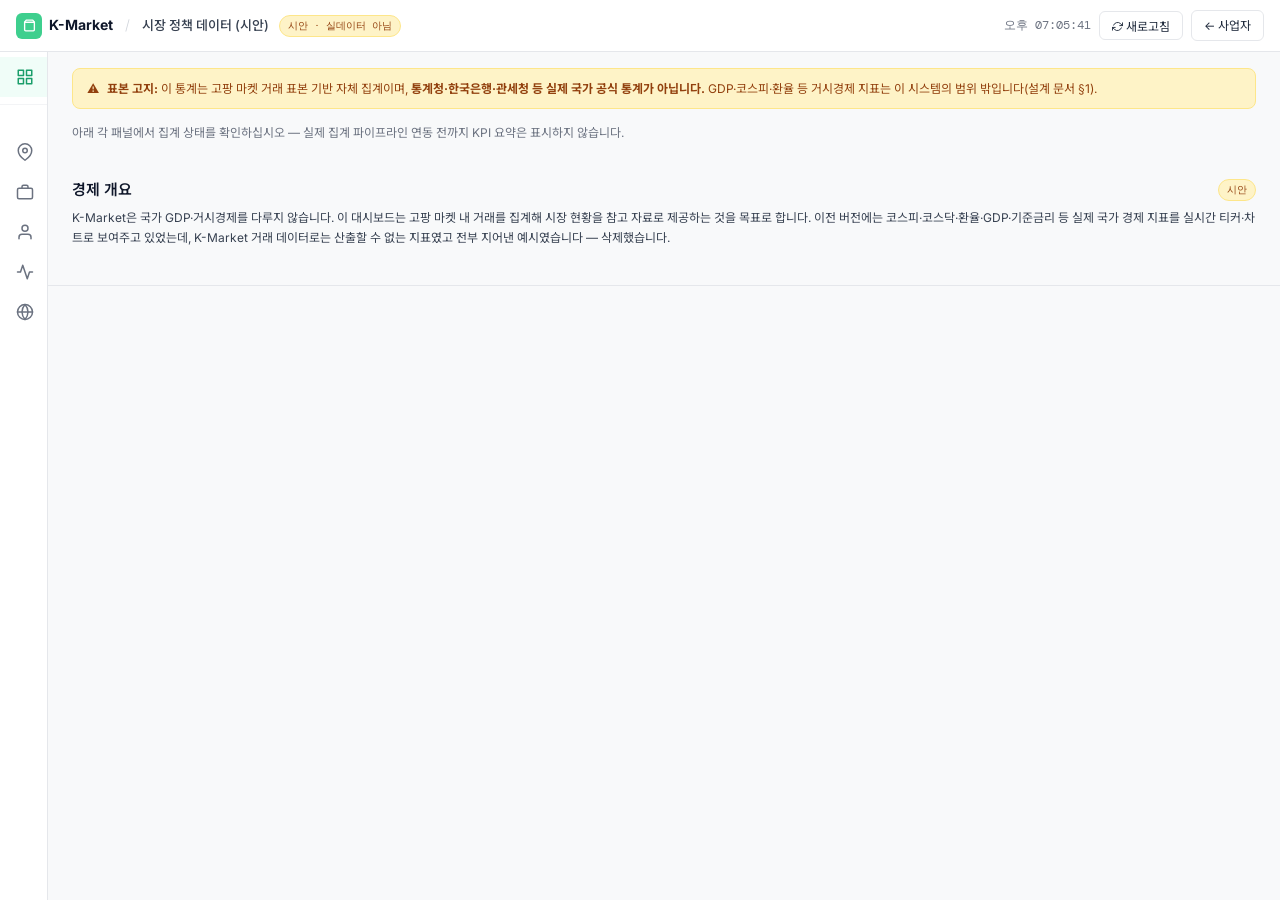
<file: kmarket_national_dashboard.html>
<!DOCTYPE html>
<html lang="ko">
<head>
<link rel="icon" href="data:,">
<meta charset="UTF-8"/>
<meta name="viewport" content="width=device-width,initial-scale=1.0"/>
<title>K-Market 시장 정책 데이터 (시안)</title>
<link href="https://fonts.googleapis.com/css2?family=Inter:wght@400;500;600;700&family=Noto+Sans+KR:wght@400;500;600;700&family=DM+Mono:wght@400;500&display=swap" rel="stylesheet"/>
<style>
*,*::before,*::after{box-sizing:border-box;margin:0;padding:0}
html{-webkit-font-smoothing:antialiased}
:root{
  --bg:#f8f9fa;--bg-alt:#fff;--bg-sub:#f1f3f5;
  --border:#e5e7eb;--border2:#d1d5db;
  --brand:#3ecf8e;--brand-dk:#1a9e6a;--brand-bg:#f0fdf8;
  --text:#0f172a;--text2:#1e293b;--text3:#374151;--text4:#6b7280;
  --red:#ef4444;--amber:#f59e0b;--blue:#3b82f6;--purple:#8b5cf6;
  --nav-h:52px;--sw:48px;--swe:220px;
  --font:'Inter','Noto Sans KR',-apple-system,sans-serif;
  --mono:'DM Mono',monospace;
  --r:6px;--rl:10px;
}
body{font-family:var(--font);background:var(--bg);color:var(--text);font-size:14px;line-height:1.6}

/* NAV */
nav{position:fixed;top:0;left:0;right:0;height:var(--nav-h);z-index:1000;background:#fff;border-bottom:1px solid var(--border);display:flex;align-items:center;padding:0 16px;gap:10px}
.nl{display:flex;align-items:center;gap:7px;font-weight:700;font-size:14px;color:var(--text)}
.nl-icon{width:26px;height:26px;border-radius:6px;background:var(--brand);display:flex;align-items:center;justify-content:center}
.ns{font-weight:300;color:var(--border2);margin:0 2px}
.nbadge{font-family:var(--mono);font-size:10px;padding:2px 8px;border-radius:99px}
.nbadge.live{background:#dcfce7;color:#15803d;border:1px solid #a7f3d0}
.nbadge.nat{background:#eff6ff;color:#1d4ed8;border:1px solid #bfdbfe}
.nsp{flex:1}
.nr{display:flex;align-items:center;gap:8px;font-size:12px;color:var(--text4)}
.nbtn{padding:5px 12px;border:1px solid var(--border);border-radius:var(--r);background:#fff;font-size:12px;cursor:pointer;font-family:var(--font);color:var(--text2);transition:all .15s}
.nbtn:hover{background:var(--bg-sub)}
.nbtn.pri{background:var(--brand);border-color:var(--brand);color:#fff;font-weight:600}
#nclock{font-family:var(--mono);font-size:12px}

/* SIDEBAR */
.sidebar{position:fixed;top:var(--nav-h);left:0;bottom:0;width:var(--sw);background:#fff;border-right:1px solid var(--border);z-index:90;display:flex;flex-direction:column;overflow:hidden;transition:width .18s cubic-bezier(.4,0,.2,1);scrollbar-width:none}
.sidebar::-webkit-scrollbar{display:none}
.sidebar:hover{width:var(--swe);box-shadow:2px 0 16px rgba(0,0,0,.07)}
.sb-sec{padding:5px 0}
.sb-sec+.sb-sec{border-top:1px solid #f3f4f6;margin-top:2px}
.sb-sec-last{margin-top:auto}
.sb-lbl{height:22px;padding:0 14px;font-size:11px;font-weight:700;letter-spacing:.5px;text-transform:uppercase;color:#9ca3af;display:flex;align-items:center;white-space:nowrap;overflow:hidden;opacity:0;transition:opacity .12s}
.sidebar:hover .sb-lbl{opacity:1}
.sn{display:flex;align-items:center;gap:10px;height:40px;padding:0 13px;width:100%;border:none;background:none;font-family:var(--font);cursor:pointer;color:#6b7280;white-space:nowrap;overflow:hidden;transition:background .1s,color .1s;text-decoration:none;text-align:left}
.sn:hover{background:#f9fafb;color:#111827}
.sn.active{background:var(--brand-bg);color:var(--brand-dk)}
.sn.active .si svg{stroke:var(--brand-dk)}
.si{width:24px;flex-shrink:0;display:flex;align-items:center;justify-content:center}
.si svg{width:18px;height:18px;stroke:#6b7280;stroke-width:2;fill:none;stroke-linecap:round;stroke-linejoin:round;transition:stroke .1s;display:block}
.sn:hover .si svg{stroke:#111827}
.sl{font-size:13px;color:inherit;opacity:0;transition:opacity .1s .03s;white-space:nowrap;flex:1}
.sidebar:hover .sl{opacity:1}
.sbadge{font-size:11px;font-weight:600;border-radius:8px;padding:1px 6px;opacity:0;transition:opacity .1s .03s;flex-shrink:0}
.sidebar:hover .sbadge{opacity:1}
.sbadge.red{background:#fee2e2;color:#dc2626}
.sbadge.green{background:#dcfce7;color:#15803d}
.sbadge.blue{background:#dbeafe;color:#1d4ed8}

/* MAIN */
.main{margin-left:var(--sw);padding-top:var(--nav-h);transition:margin-left .18s cubic-bezier(.4,0,.2,1)}
body:has(.sidebar:hover) .main{margin-left:var(--swe)}

/* SECTION */
.dash-sec{padding:22px 24px;border-bottom:1px solid var(--border)}
.sec-hd{display:flex;align-items:center;justify-content:space-between;margin-bottom:6px;gap:12px}
.sec-title{font-size:15px;font-weight:600;color:var(--text);display:flex;align-items:center;gap:7px}
.sec-sub{font-size:12px;color:var(--text4);font-family:var(--mono);margin-bottom:16px}
.sec-tag{font-family:var(--mono);font-size:10px;padding:2px 8px;border-radius:99px;background:var(--brand-bg);color:var(--brand-dk);border:1px solid #a7f3d0}

/* KPI CARDS */
.kpi-row{display:grid;grid-template-columns:repeat(5,1fr);gap:12px;padding:18px 24px;background:#fff;border-bottom:1px solid var(--border)}
.kpi{background:var(--bg);border:1px solid var(--border);border-radius:var(--rl);padding:14px 16px;position:relative;overflow:hidden;transition:box-shadow .15s;cursor:pointer}
.kpi:hover{box-shadow:0 4px 12px rgba(0,0,0,.07)}
.kpi-acc{position:absolute;top:0;left:0;width:3px;height:100%}
.kpi-lbl{font-size:11px;font-family:var(--mono);color:var(--text4);letter-spacing:.5px;text-transform:uppercase;margin-bottom:5px}
.kpi-val{font-size:20px;font-weight:700;letter-spacing:-1px;color:var(--text);line-height:1;margin-bottom:4px}
.kpi-chg{font-size:12px;font-weight:500;display:flex;align-items:center;gap:3px}
.kpi-chg.up{color:#16a34a}.kpi-chg.dn{color:var(--red)}
.kpi-note{font-size:10px;color:var(--text4);font-family:var(--mono);margin-top:2px}

/* CHARTS */
.chart-grid2{display:grid;grid-template-columns:1fr 1fr;gap:16px}
.chart-grid3{display:grid;grid-template-columns:2fr 1fr 1fr;gap:16px}
.chart-grid4{display:grid;grid-template-columns:1fr 1fr 1fr 1fr;gap:12px}
.card{background:#fff;border:1px solid var(--border);border-radius:var(--rl);padding:18px 20px;overflow:hidden}
.card-hd{display:flex;align-items:flex-start;justify-content:space-between;margin-bottom:14px;gap:10px}
.card-title{font-size:14px;font-weight:600;color:var(--text)}
.card-sub{font-size:11px;color:var(--text4);margin-top:2px;font-family:var(--mono)}
.chart-wrap{position:relative;width:100%}
.ptabs{display:flex;gap:2px;background:var(--bg-sub);border-radius:var(--r);padding:2px}
.ptab{border:none;background:transparent;font-size:11px;font-family:var(--mono);color:var(--text4);padding:3px 8px;border-radius:4px;cursor:pointer;font-weight:500}
.ptab.active{background:#fff;color:var(--text);font-weight:600;box-shadow:0 1px 2px rgba(0,0,0,.06)}

/* ECONOMY CYCLE */
.cycle-wrap{display:flex;align-items:center;gap:24px;padding:12px 0}
.cycle-gauge{flex:1;position:relative;height:12px;background:linear-gradient(90deg,#bfdbfe,#3ecf8e,#f59e0b,#ef4444);border-radius:6px}
.cycle-needle{position:absolute;top:-4px;width:4px;height:20px;background:var(--text);border-radius:2px;transform:translateX(-50%);transition:left .6s ease}
.cycle-labels{display:flex;justify-content:space-between;font-size:11px;font-family:var(--mono);color:var(--text4);margin-top:5px}

/* ALERT */
.alert-list{display:flex;flex-direction:column;gap:8px}
.alert-item{display:flex;align-items:flex-start;gap:10px;padding:10px 14px;border-radius:var(--r);border:1px solid var(--border);background:#fff}
.alert-ic{width:28px;height:28px;border-radius:var(--r);display:flex;align-items:center;justify-content:center;flex-shrink:0}
.ai-r{background:#fee2e2;color:#dc2626}
.ai-a{background:#fef3c7;color:#d97706}
.ai-g{background:#dcfce7;color:#16a34a}
.ai-b{background:#dbeafe;color:#1d4ed8}
.alert-title{font-size:13px;font-weight:600;color:var(--text)}
.alert-desc{font-size:12px;color:var(--text4);margin-top:1px}
.alert-time{font-family:var(--mono);font-size:10px;color:var(--text4);margin-left:auto;flex-shrink:0}

/* TABLE */
.dt{width:100%;border-collapse:collapse;font-size:13px}
.dt th{padding:8px 12px;text-align:left;font-size:11px;font-family:var(--mono);font-weight:600;color:var(--text4);letter-spacing:.5px;text-transform:uppercase;border-bottom:1px solid var(--border);background:var(--bg-sub)}
.dt td{padding:9px 12px;border-bottom:1px solid var(--border);color:var(--text2);vertical-align:middle}
.dt tr:last-child td{border-bottom:none}
.dt tr:hover td{background:var(--bg-sub)}
.td-r{text-align:right;font-family:var(--mono);font-weight:500}
.bar-row{display:flex;align-items:center;gap:8px}
.bar-track{flex:1;height:5px;background:var(--border);border-radius:3px;overflow:hidden}
.bar-fill{height:100%;border-radius:3px}
.badge-s{font-size:10px;font-weight:600;padding:2px 7px;border-radius:4px}
.b-g{background:#dcfce7;color:#15803d}
.b-a{background:#fef3c7;color:#d97706}
.b-r{background:#fee2e2;color:#dc2626}
.b-b{background:#dbeafe;color:#1d4ed8}

/* AI 정책실 */
.policy-wrap{display:grid;grid-template-columns:1fr 380px;gap:16px;align-items:start}
.chat-box{background:#fff;border:1px solid var(--border);border-radius:var(--rl);overflow:hidden;display:flex;flex-direction:column}
.chat-hd{background:var(--brand);color:#fff;padding:12px 16px;display:flex;align-items:center;gap:8px;font-size:14px;font-weight:600}
.chat-msgs{flex:1;padding:12px;display:flex;flex-direction:column;gap:8px;height:260px;overflow-y:auto}
.msg-ai{background:var(--bg-sub);color:var(--text);border-radius:3px 10px 10px 10px;padding:9px 12px;font-size:13px;line-height:1.6;max-width:90%;align-self:flex-start}
.msg-u{background:var(--brand);color:#fff;border-radius:10px 3px 10px 10px;padding:9px 12px;font-size:13px;max-width:90%;align-self:flex-end}
.chat-dock{padding:8px;border-top:1px solid var(--border);display:flex;gap:6px}
.chat-ta{flex:1;border:1px solid var(--border);border-radius:var(--r);padding:7px 10px;font-family:var(--font);font-size:13px;color:var(--text);resize:none;outline:none;background:var(--bg-sub);transition:border-color .15s}
.chat-ta:focus{border-color:var(--brand);background:#fff}
.chat-send{width:32px;height:32px;border-radius:var(--r);background:var(--brand);border:none;color:#fff;cursor:pointer;display:flex;align-items:center;justify-content:center}
.sim-card{background:#fff;border:1px solid var(--border);border-radius:var(--rl);padding:16px 18px}
.sim-title{font-size:13px;font-weight:600;color:var(--text);margin-bottom:14px}
.sim-row{margin-bottom:14px}
.sim-lbl{font-size:11px;font-family:var(--mono);color:var(--text4);margin-bottom:5px;display:flex;justify-content:space-between}
.sim-val{font-size:13px;font-weight:600;color:var(--brand-dk)}

/* VIEW TOGGLE */
.view-toggle{display:flex;gap:2px;background:var(--bg-sub);border-radius:var(--r);padding:2px;font-size:11px}
.vt-btn{padding:4px 12px;border:none;background:transparent;color:var(--text4);cursor:pointer;border-radius:4px;font-family:var(--mono);font-size:11px;font-weight:500}
.vt-btn.active{background:#fff;color:var(--text);box-shadow:0 1px 2px rgba(0,0,0,.06)}

/* TICKER */
.ticker{background:#0f172a;color:rgba(255,255,255,.7);font-family:var(--mono);font-size:11px;overflow:hidden;white-space:nowrap;height:28px;display:flex;align-items:center}
.ticker-track{display:inline-flex;gap:40px;animation:tick 40s linear infinite}
@keyframes tick{to{transform:translateX(-50%)}}
.tick-pos{color:#3ecf8e}
.tick-neg{color:#ef4444}

/* RESPONSIVE */
@media(max-width:1100px){.kpi-row{grid-template-columns:repeat(3,1fr)}.chart-grid3{grid-template-columns:1fr 1fr}}
@media(max-width:768px){.sidebar{display:none}.main{margin-left:0!important}.kpi-row{grid-template-columns:repeat(2,1fr)}.chart-grid2,.chart-grid3,.chart-grid4{grid-template-columns:1fr}.policy-wrap{grid-template-columns:1fr}}
</style>
</head>
<body>

<!-- NAV -->
<nav>
  <div class="nl">
    <div class="nl-icon"><svg width="13" height="13" viewBox="0 0 24 24" fill="none" stroke="#fff" stroke-width="2.5" stroke-linecap="round" stroke-linejoin="round"><path d="M6 2 3 6v14a2 2 0 0 0 2 2h14a2 2 0 0 0 2-2V6l-3-4z"/><line x1="3" y1="6" x2="21" y2="6"/></svg></div>
    K-Market
  </div>
  <span class="ns">/</span>
  <span style="font-size:13px;color:var(--text3);font-weight:500">시장 정책 데이터 (시안)</span>
  <span class="nbadge" style="background:#fef3c7;color:#92400e;border:1px solid #fde68a">시안 · 실데이터 아님</span>
  <div class="nsp"></div>
  <div class="nr">
    <span id="nclock"></span>
    <button class="nbtn" onclick="refreshAll()">
      <svg width="11" height="11" viewBox="0 0 24 24" fill="none" stroke="currentColor" stroke-width="2" stroke-linecap="round" stroke-linejoin="round" style="display:inline;vertical-align:-1px"><polyline points="23 4 23 10 17 10"/><polyline points="1 20 1 14 7 14"/><path d="M3.51 9a9 9 0 0 1 14.85-3.36L23 10M1 14l4.64 4.36A9 9 0 0 0 20.49 15"/></svg>
      새로고침
    </button>
    <a class="nbtn" href="kmarket_admin_dashboard.html" style="text-decoration:none">← 사업자</a>
  </div>
</nav>

<!-- SIDEBAR -->
<aside class="sidebar">
  <div class="sb-sec">
    <button class="sn active" id="sn-overview" onclick="snActive(this);show('overview')">
      <span class="si"><svg viewBox="0 0 24 24"><rect x="3" y="3" width="7" height="7"/><rect x="14" y="3" width="7" height="7"/><rect x="14" y="14" width="7" height="7"/><rect x="3" y="14" width="7" height="7"/></svg></span>
      <span class="sl">경제 개요</span>
    </button>
  </div>
  <div class="sb-sec">
    <div class="sb-lbl">지표</div>
    <button class="sn" id="sn-region" onclick="snActive(this);show('region')">
      <span class="si"><svg viewBox="0 0 24 24"><path d="M21 10c0 7-9 13-9 13s-9-6-9-13a9 9 0 0 1 18 0z"/><circle cx="12" cy="10" r="3"/></svg></span>
      <span class="sl">지역별 분석</span>
    </button>
    <button class="sn" id="sn-industry" onclick="snActive(this);show('industry')">
      <span class="si"><svg viewBox="0 0 24 24"><rect x="2" y="7" width="20" height="14" rx="2"/><path d="M16 7V5a2 2 0 0 0-2-2h-4a2 2 0 0 0-2 2v2"/></svg></span>
      <span class="sl">업종별 분석</span>
    </button>
    <button class="sn" id="sn-life" onclick="snActive(this);show('life')">
      <span class="si"><svg viewBox="0 0 24 24"><path d="M20 21v-2a4 4 0 0 0-4-4H8a4 4 0 0 0-4 4v2"/><circle cx="12" cy="7" r="4"/></svg></span>
      <span class="sl">국민 생활 지표</span>
    </button>
    <button class="sn" id="sn-labor" onclick="snActive(this);show('labor')">
      <span class="si"><svg viewBox="0 0 24 24"><polyline points="22 12 18 12 15 21 9 3 6 12 2 12"/></svg></span>
      <span class="sl">노동·생산성</span>
    </button>
    <button class="sn" id="sn-trade" onclick="snActive(this);show('trade')">
      <span class="si"><svg viewBox="0 0 24 24"><circle cx="12" cy="12" r="10"/><line x1="2" y1="12" x2="22" y2="12"/><path d="M12 2a15.3 15.3 0 0 1 4 10 15.3 15.3 0 0 1-4 10 15.3 15.3 0 0 1-4-10 15.3 15.3 0 0 1 4-10z"/></svg></span>
      <span class="sl">수출·수입</span>
    </button>
  </div>
</aside>

<!-- MAIN -->
<div class="main" id="main">

  <!-- 정책 데이터 (시안) -->
<div style="background:#fef3c7;border:1px solid #fde68a;border-radius:8px;padding:10px 14px;margin:16px 24px 0;font-size:12px;color:#92400e;display:flex;gap:8px;align-items:flex-start">
      <span style="flex-shrink:0">⚠️</span>
      <span><strong>표본 고지:</strong> 이 통계는 고팡 마켓 거래 표본 기반 자체 집계이며, <strong>통계청·한국은행·관세청 등 실제 국가 공식 통계가 아닙니다.</strong> GDP·코스피·환율 등 거시경제 지표는 이 시스템의 범위 밖입니다(설계 문서 §1).</span>
    </div>
  <!-- KPI TOP -->
  <div style="padding:14px 24px;color:var(--text4);font-size:12px">아래 각 패널에서 집계 상태를 확인하십시오 — 실제 집계 파이프라인 연동 전까지 KPI 요약은 표시하지 않습니다.</div>

  <div id="section-overview" >
    <div class="dash-sec">
      <div class="sec-hd"><div class="sec-title">경제 개요</div><span class="sec-tag" style="background:#fef3c7;color:#92400e;border-color:#fde68a">시안</span></div>
      <div class="sec-sub" style="font-family:var(--font);color:var(--text3);line-height:1.6">K-Market은 국가 GDP·거시경제를 다루지 않습니다. 이 대시보드는 고팡 마켓 내 거래를 집계해 시장 현황을 참고 자료로 제공하는 것을 목표로 합니다. 이전 버전에는 코스피·코스닥·환율·GDP·기준금리 등 실제 국가 경제 지표를 실시간 티커·차트로 보여주고 있었는데, K-Market 거래 데이터로는 산출할 수 없는 지표였고 전부 지어낸 예시였습니다 — 삭제했습니다.</div>
    </div>
  </div>

  <div id="section-region" style="display:none">
    <div class="dash-sec">
      <div class="sec-hd"><div class="sec-title">지역별 분석</div><span class="sec-tag" style="background:#fef3c7;color:#92400e;border-color:#fde68a">시안</span></div>
      <div class="sec-sub" style="font-family:var(--font);color:var(--text3);line-height:1.6">광역시도 단위 거래 현황을 목표로 합니다. 이전 버전에는 지역별 GRDP 비중·격차 추이가 "통계청" 명의로 표시되어 있었는데, 지어낸 예시였습니다. K-Market은 통계청 데이터를 실제로 연동하지 않습니다.</div>
    </div>
  </div>

  <div id="section-industry" style="display:none">
    <div class="dash-sec">
      <div class="sec-hd"><div class="sec-title">업종별 분석</div><span class="sec-tag" style="background:#fef3c7;color:#92400e;border-color:#fde68a">시안</span></div>
      <div class="sec-sub" style="font-family:var(--font);color:var(--text3);line-height:1.6">고팡 마켓에 등록된 카테고리별 거래 현황을 집계하는 것이 목표입니다. 이전 버전에는 "23개 산업 분류 기준 매출·고용·영업이익률 · 통계청"이라며 업종별 성장률표가 표시되어 있었는데, 실제 연동 없이 지어낸 예시였습니다.</div>
    </div>
  </div>

  <div id="section-life" style="display:none">
    <div class="dash-sec">
      <div class="sec-hd"><div class="sec-title">국민 생활 지표</div><span class="sec-tag" style="background:#fef3c7;color:#92400e;border-color:#fde68a">시안</span></div>
      <div class="sec-sub" style="font-family:var(--font);color:var(--text3);line-height:1.6">소득 5분위별 소비 격차, 직군별 구매 패턴 등 국민 생활 전반에 대한 지표는 K-Market 거래 표본만으로 산출할 수 없습니다. 이전 버전에 표시되던 수치는 지어낸 예시였습니다.</div>
    </div>
  </div>

  <div id="section-labor" style="display:none">
    <div class="dash-sec">
      <div class="sec-hd"><div class="sec-title">노동·생산성</div><span class="sec-tag" style="background:#fef3c7;color:#92400e;border-color:#fde68a">시안</span></div>
      <div class="sec-sub" style="font-family:var(--font);color:var(--text3);line-height:1.6">노동 생산성·OECD 비교·임금 분포는 K-Market의 스코프를 완전히 벗어난 거시경제 지표입니다. 이전 버전에 표시되던 "OECD 주요국 비교", "시간당 노동생산성" 등은 전부 지어낸 예시였습니다 — 이 시스템에서 다루지 않기로 했습니다(설계 문서 §1).</div>
    </div>
  </div>

  <div id="section-trade" style="display:none">
    <div class="dash-sec">
      <div class="sec-hd"><div class="sec-title">수출·수입</div><span class="sec-tag" style="background:#fef3c7;color:#92400e;border-color:#fde68a">시안</span></div>
      <div class="sec-sub" style="font-family:var(--font);color:var(--text3);line-height:1.6">국가 수출입 통계는 관세청 소관이며 K-Market이 다룰 수 없습니다. 이전 버전에 표시되던 "관세청 · 억 달러" 단위 수출입 차트는 지어낸 예시였습니다 — 삭제했습니다.</div>
    </div>
  </div>

</div>

<script>
// 섹션 토글 — 실제 동작 (데이터 생성 없음)
const secs=['overview','region','industry','life','labor','trade'];
function show(id){
  secs.forEach(s=>{const el=document.getElementById('section-'+s);if(el)el.style.display=s===id?'':'none';});
}
function snActive(el){
  document.querySelectorAll('.sn').forEach(n=>n.classList.remove('active'));
  el.classList.add('active');
}

// 시계
function updateClock(){
  const now=new Date();
  const el=document.getElementById('nclock');
  if(el)el.textContent=now.toLocaleTimeString('ko-KR',{hour:'2-digit',minute:'2-digit',second:'2-digit'});
}
setInterval(updateClock,1000);updateClock();

function refreshAll(){location.reload();}
</script>
<script src="https://app.naviweb.kr/navi-home.js" defer></script>
</body>
</html>
</file>
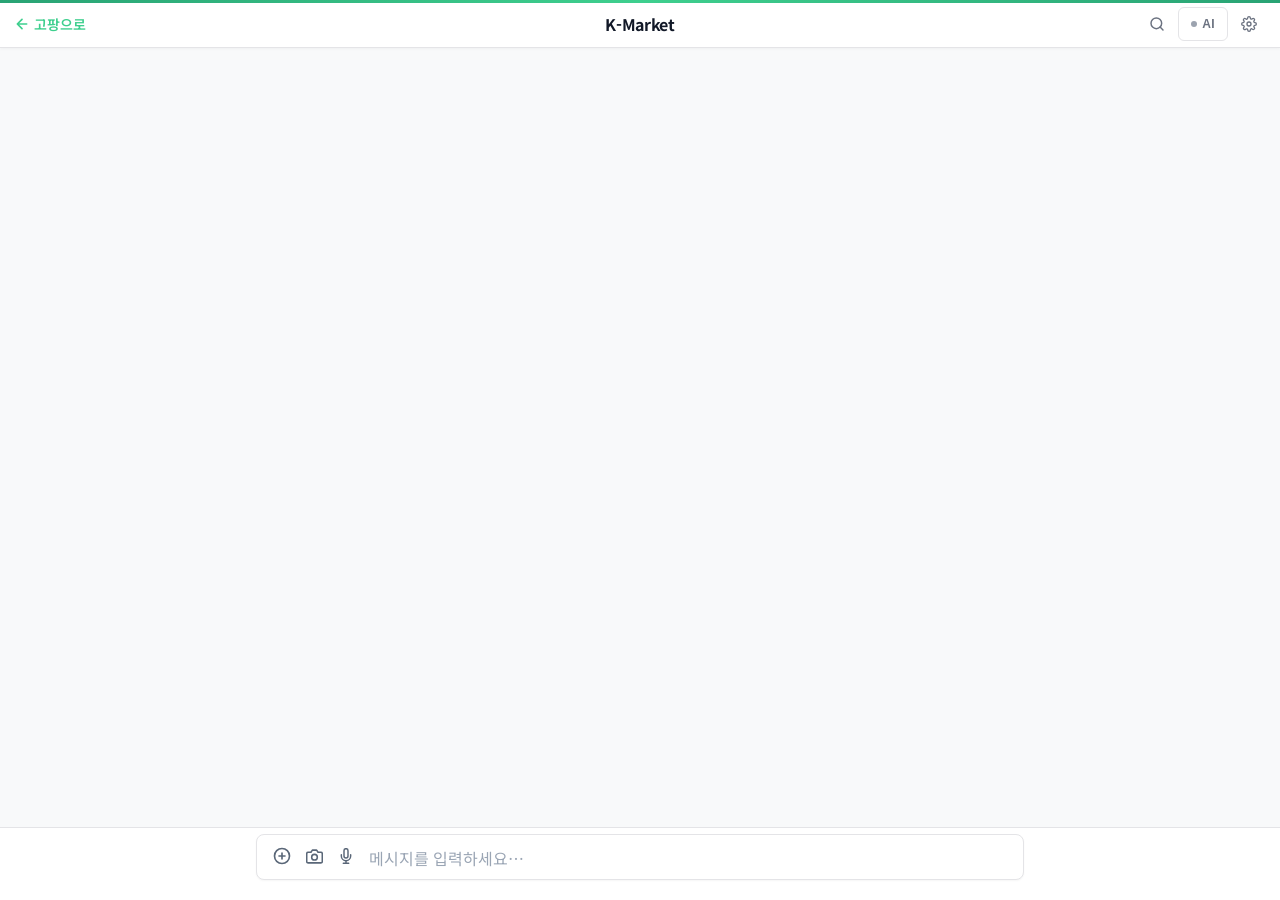
<file: webapp.html>
<!DOCTYPE html>
<html lang="ko">
<head>
  <meta charset="UTF-8"/>
  <meta name="viewport" content="width=device-width, initial-scale=1.0, viewport-fit=cover"/>
  <title>K-Market</title>
  <link rel="icon" href="data:image/svg+xml,%3Csvg xmlns='http://www.w3.org/2000/svg' viewBox='0 0 192 192'%3E%3Crect width='192' height='192' rx='40' fill='%231A1F29'/%3E%3Ctext x='96' y='130' font-size='110' text-anchor='middle' fill='%233ECF8E' font-family='Arial'%3EG%3C/text%3E%3C/svg%3E"/>
  <link href="https://fonts.googleapis.com/css2?family=Noto+Sans+KR:wght@400;500;600;700&family=IBM+Plex+Mono:wght@400;500&display=swap" rel="stylesheet"/>
  <meta name="apple-mobile-web-app-capable" content="yes"/>
  <meta name="apple-mobile-web-app-status-bar-style" content="black-translucent"/>
  <meta name="apple-mobile-web-app-title" content="K-Market"/>
  <meta name="theme-color" content="#1A1F29"/>
  <meta name="description" content="K-Market AI 쇼핑 비서"/>
  <style>
    :root {
      --safe-top:    env(safe-area-inset-top,    0px);
      --safe-bottom: env(safe-area-inset-bottom, 0px);
      --safe-left:   env(safe-area-inset-left,   0px);
      --safe-right:  env(safe-area-inset-right,  0px);
    }
  </style>
  <style>
    :root {
      /* ══════════════════════════════════════════════════
         고팡 색상 시스템 v5.0
         Supabase 대시보드 스타일 기반
         간결·전문·사무적 / WCAG 2.1 AA 전항목 통과
         ══════════════════════════════════════════════════ */

      /* 기본 배경 */
      --bg:           #F8F9FA;   /* 아주 연한 회색 — Supabase 메인 bg */
      --bg-elevated:  #FFFFFF;   /* 카드·패널 */
      --bg-glass:     rgba(255,255,255,0.96);
      --bg-input:     #FFFFFF;
      --bg-subtle:    #F1F3F5;   /* 호버, 구분 */
      --bg-code:      #F4F4F5;

      /* 구분선 */
      --sep:          #E4E4E7;   /* 얇고 선명한 보더 */
      --sep-strong:   #D1D5DB;

      /* 텍스트 */
      --label:        #111827;   /* 거의 검정 */
      --label-2:      #374151;
      --label-3:      #6B7280;
      --label-4:      #9CA3AF;

      /* 헤더/사이드바 전용 텍스트 */
      --label-on-dark:   rgba(255,255,255,0.92);
      --label-2-on-dark: rgba(255,255,255,0.55);

      /* 브랜드 — Supabase 초록 계열 */
      --tint:         #3ECF8E;   /* Supabase 시그니처 그린 */
      --tint-dark:    #29A374;   /* 호버 */
      --tint-dim:     #ECFDF5;   /* 연초록 배경 */
      --tint-dim-bd:  #A7F3D0;

      /* 사이드바/헤더 — Supabase 짙은 네이비 */
      --header-bg:    #1A1F29;   /* Supabase 사이드바 */
      --header-mid:   #1A1F29;   /* 탑바 동일 */
      --header-top:   #FFFFFF;   /* 탑바를 흰색으로 — Supabase 스타일 */
      --header-hover: rgba(255,255,255,0.07);

      /* 내 메시지 버블 — 연한 초록 tint */
      --bubble-out-bg:   #ECFDF5;
      --bubble-out-text: #065F46;

      /* AI 메시지 버블 — 순백 카드 */
      --bubble-in-bg:    #FFFFFF;
      --bubble-in-text:  #111827;

      /* 시맨틱 */
      --green:        #059669;
      --red:          #DC2626;
      --yellow:       #D97706;
      --orange:       #EA580C;
      --blue:         #2563EB;

      /* 반경 — Supabase는 작은 반경 선호 */
      --r-sm:         4px;
      --r-md:         6px;
      --r-lg:         8px;
      --r-xl:         12px;

      --blur:         saturate(180%) blur(20px);
      --blur-sm:      saturate(160%) blur(10px);
      --font:         'Noto Sans KR', -apple-system, 'Helvetica Neue', sans-serif;
      --font-mono:    'IBM Plex Mono', 'SF Mono', monospace;
      --font-display: 'Noto Sans KR', -apple-system, sans-serif;
      --ease-spring:  cubic-bezier(0.34, 1.56, 0.64, 1);
      --ease-out:     cubic-bezier(0.16, 1, 0.3, 1);
    }

    *, *::before, *::after { box-sizing: border-box; margin: 0; padding: 0; }

    html, body {
      height: 100%;
      background: var(--bg);
      color: var(--label);
      font-family: var(--font);
      -webkit-font-smoothing: antialiased;
      overflow: hidden;
    }

    /* Apple HIG macOS 다크 — 미세 방사형 하이라이트 */
    body::before {
      content: '';
      position: fixed;
      top: 0; left: 0; right: 0;
      height: 3px;
      background: linear-gradient(90deg, #29A374, #3ECF8E, #29A374);
      z-index: 999;
      pointer-events: none;
    }
    #app { position: relative; z-index: 1; }

    /* ── 앱 레이아웃 ────────────────────────────────────── */
    #app {
      display: flex;
      flex-direction: column;
      height: 100dvh;
      position: relative;
    }

    /* ── 상단 여백 (헤더 없음 — 요구사항) ─────────────── */
    .top-bar {
      position: fixed;
      top: 0; left: 0; right: 0;
      height: calc(48px + var(--safe-top));
      padding-top: var(--safe-top);
      z-index: 100;
      display: grid;
      grid-template-columns: 1fr auto 1fr;
      align-items: center;
      padding-right: 14px;
      padding-left: 14px;
      gap: 8px;
      background: var(--bg-elevated);
      border-bottom: 1px solid var(--sep);
      box-shadow: 0 1px 3px rgba(0,0,0,0.04);
    }
    #top-logo { justify-self: start; }
    #top-bar-title { justify-self: center; }
    #top-bar-right { justify-self: end; display:flex; align-items:center; gap:4px; }

    /* ── PWA 설치 배너 ─────────────────────────────────── */
    .install-banner {
      position: fixed;
      bottom: calc(90px + var(--safe-bottom));
      left: 50%;
      transform: translateX(-50%) translateY(20px);
      width: calc(100% - 32px);
      max-width: 420px;
      background: #FFFFFF;
      border: 1px solid #D1D9E6;
      border-radius: var(--r-xl);
      box-shadow: 0 4px 16px rgba(0,0,0,0.10);
      padding: 16px 18px;
      z-index: 300;
      display: flex;
      align-items: center;
      gap: 14px;
      opacity: 0;
      pointer-events: none;
      transition: opacity 0.3s var(--ease-out), transform 0.3s var(--ease-spring);
    }
    .install-banner.show {
      opacity: 1;
      pointer-events: all;
      transform: translateX(-50%) translateY(0);
    }
    .install-banner-icon {
      width: 52px; height: 52px;
      border-radius: 14px;
      flex-shrink: 0;
      overflow: hidden;
      background: #F0F4F8;
    }
    .install-banner-icon img { width: 100%; height: 100%; object-fit: cover; }
    .install-banner-text { flex: 1; }
    .install-banner-title {
      font-size: 15px;
      font-weight: 600;
      color: var(--label);
      margin-bottom: 2px;
    }
    .install-banner-sub {
      font-size: 12px;
      color: var(--label-2);
      line-height: 1.4;
    }
    .install-banner-actions {
      display: flex;
      flex-direction: column;
      gap: 6px;
      flex-shrink: 0;
    }
    .install-btn {
      padding: 7px 14px;
      border-radius: 20px;
      border: none;
      font-family: var(--font);
      font-size: 13px;
      font-weight: 600;
      cursor: pointer;
      white-space: nowrap;
      transition: opacity 0.15s;
    }
    .install-btn:active { opacity: 0.7; }
    .install-btn-primary { background: var(--tint); color: #fff; }
    .install-btn-dismiss {
      background: transparent;
      color: var(--label-3);
      font-weight: 400;
      font-size: 12px;
      text-align: center;
    }

    /* ── 우상단 버튼 그룹 ──────────────────────────────── */
    .top-btn {
      width: 34px; height: 34px;
      border-radius: var(--r-md);
      border: none;
      background: transparent;
      color: var(--label-3);
      cursor: pointer;
      display: flex; align-items: center; justify-content: center;
      font-size: 15px;
      transition: background 0.15s, color 0.15s, transform 0.12s var(--ease-spring);
      -webkit-tap-highlight-color: transparent;
    }
    .top-btn:hover  { background: var(--bg-subtle); color: var(--label); }
    .top-btn:active { transform: scale(0.93); }

    .btn-ai {
      width: auto;
      padding: 0 12px;
      border-radius: var(--r-md);
      font-size: 12px;
      font-weight: 600;
      letter-spacing: 0.03em;
      color: var(--label-3);
      gap: 5px;
      border: 1px solid var(--sep);
      transition: color 0.2s, background 0.2s, border-color 0.2s;
    }
    .btn-ai .ai-dot {
      width: 6px; height: 6px;
      border-radius: 50%;
      background: var(--label-4);
      transition: background 0.3s, transform 0.3s;
    }
    .btn-ai.active .ai-dot {
      background: var(--tint);
      animation: pulse-dot 2s ease-in-out infinite;
    }
    .btn-ai.active {
      background: var(--tint-dim);
      border-color: var(--tint-dim-bd);
      color: var(--green);
    }
    @keyframes pulse-dot {
      0%,100% { opacity: 1; transform: scale(1); }
      50%      { opacity: 0.5; transform: scale(0.7); }
    }
    @keyframes pulse {
      0%,100% { opacity: 1; }
      50%      { opacity: 0.4; }
    }

    /* ── 메시지 영역 ────────────────────────────────────── */
    #message-list {
      background: var(--bg);
      flex: 1;
      overflow-y: auto;
      padding: 64px 0 16px;
      display: flex;
      flex-direction: column;
      gap: 2px;
      scroll-behavior: smooth;
    }
    #message-list::-webkit-scrollbar { width: 0; }

    .msg-row {
      display: flex;
      padding: 3px 16px;
      animation: msg-in 0.28s var(--ease-out) both;
    }
    @keyframes msg-in {
      from { opacity:0; transform: translateY(10px) scale(0.97); }
      to   { opacity:1; transform: translateY(0) scale(1); }
    }

    .msg-row.user  { justify-content: flex-end; }
    .msg-row.ai    { justify-content: flex-start; }

    .bubble {
      max-width: 72%;
      padding: 10px 14px;
      border-radius: var(--r-lg);
      font-size: 15px;
      line-height: 1.45;
      white-space: pre-wrap;
      word-break: break-word;
    }
    .bubble-user {
      background: var(--bubble-out-bg);
      color: var(--bubble-out-text);
      border-bottom-right-radius: 4px;
    }
    .bubble-ai {
      background: var(--bubble-in-bg);
      color: var(--bubble-in-text);
      border-bottom-left-radius: 4px;
      border: 1px solid var(--sep);
      box-shadow: 0 1px 3px rgba(0,0,0,0.06);
    }

    /* 스트리밍 중 커서 깜빡임 */
    .bubble-ai.streaming::after {
      content: '▋';
      display: inline-block;
      animation: blink .7s step-end infinite;
      color: var(--tint);
      margin-left: 2px;
    }
    @keyframes blink { 0%,100%{opacity:1} 50%{opacity:0} }

    /* 위험 배지 (버블 아래 inline) */
    .risk-chip {
      display: inline-flex;
      align-items: center;
      gap: 5px;
      margin-top: 4px;
      padding: 3px 10px;
      border-radius: 20px;
      font-size: 11px;
      font-weight: 600;
      letter-spacing: 0.02em;
    }
    .risk-chip.s0 { background: #D1FAE5; color: #065F46; border:1px solid #6EE7B7; }
    .risk-chip.s1 { background: #FEF3C7; color: #92400E; border:1px solid #FCD34D; }
    .risk-chip.s2 { background: #FFEDD5; color: #9A3412; border:1px solid #FDBA74; }
    .risk-chip.s3 { background: #FEE2E2; color: #991B1B; border:1px solid #FCA5A5; }

    /* AI 타이핑 인디케이터 */
    .typing-indicator {
      display: flex; align-items: center; gap: 4px;
      padding: 12px 16px;
    }
    .typing-indicator span {
      width: 6px; height: 6px;
      border-radius: 50%;
      background: #9AA5B4;
      animation: bounce 1.2s ease-in-out infinite;
    }
    .typing-indicator span:nth-child(2) { animation-delay: 0.2s; }
    .typing-indicator span:nth-child(3) { animation-delay: 0.4s; }
    @keyframes bounce {
      0%,80%,100% { transform: translateY(0); }
      40%          { transform: translateY(-5px); }
    }

    /* ── 하단 입력 영역 (Apple Messages / Claude.ai 스타일) */
    .input-dock {
      flex-shrink: 0;
      padding: 8px 12px calc(12px + var(--safe-bottom));
      background: var(--bg-elevated);
      border-top: 1px solid var(--sep);
    }

    /* 상태 바 — 숨김 처리 */
    .status-strip { display: none; }
    .status-dot   { display: none; }

    /* 입력 컨테이너 */
    .input-wrap {
      display: flex;
      align-items: flex-end;
      gap: 8px;
      background: var(--bg-elevated);
      border-radius: var(--r-lg);
      padding: 6px 6px 6px 10px;
      border: 1px solid var(--sep);
      box-shadow: 0 1px 2px rgba(0,0,0,0.04);
      transition: border-color 0.15s, box-shadow 0.15s;
    }
    .input-wrap:focus-within {
      border-color: var(--tint);
      box-shadow: 0 0 0 2px rgba(62,207,142,0.20);
    }

    /* 좌측 액션 버튼 */
    .input-actions-left {
      display: flex;
      align-items: center;
      gap: 2px;
      flex-shrink: 0;
      padding-bottom: 2px;
    }
    .ia-btn {
      width: 30px; height: 30px;
      border-radius: 6px;
      border: none;
      background: transparent;
      color: #718096;
      cursor: pointer;
      display: flex; align-items: center; justify-content: center;
      font-size: 16px;
      transition: color 0.12s, background 0.12s;
      -webkit-tap-highlight-color: transparent;
    }
    .ia-btn:hover  { color: var(--tint); background: var(--tint-dim); }
    /* 흰 배경 입력창 안 아이콘 — 더 진하게 */
    .input-wrap .ia-btn { color: #5A6778; }
    .input-wrap .ia-btn:hover { color: var(--tint); background: var(--tint-dim); }
    .ia-btn:active { transform: scale(0.9); }

    /* 버전 선택 드롭다운 */
    .version-select { display: none; }
    ._version-select-orig {
      background: transparent;
      border: none;
      color: var(--label-2);
      font-size: 12px;
      font-family: var(--font);
      cursor: pointer;
      padding: 4px 2px;
      outline: none;
      -webkit-appearance: none;
      appearance: none;
    }
    .version-select:hover { color: var(--label); }
    .version-select option { background: #17212B; color: #fff; }

    /* textarea */
    #msg-input {
      flex: 1;
      background: transparent;
      border: none;
      outline: none;
      color: var(--label);
      font-family: var(--font);
      font-size: 16px;
      line-height: 1.4;
      resize: none;
      max-height: 140px;
      min-height: 22px;
      overflow-y: auto;
      padding: 4px 0;
      align-self: flex-end;
    }
    #msg-input::placeholder { color: #9AA5B4; }
    #msg-input::-webkit-scrollbar { width: 0; }

    /* 전송 버튼 */
    .send-btn {
      width: 32px; height: 32px;
      border-radius: 50%;
      border: none;
      background: var(--tint);
      color: #fff;
      cursor: pointer;
      display: flex; align-items: center; justify-content: center;
      flex-shrink: 0;
      font-size: 15px;
      transition: background 0.15s, transform 0.1s var(--ease-spring), opacity 0.15s;
      align-self: flex-end;
    }
    .send-btn:disabled { background: var(--bg-glass); opacity: 0.4; }
    .send-btn:not(:disabled):hover  { background: var(--tint-hover); }
    .send-btn:not(:disabled):active { transform: scale(0.88); }

    /* ── Gemini 분석 중 Progress Bar ───────────────────────── */
    .gemini-progress-wrap {
      width: 100%;
      padding: 12px 14px;
    }
    .gemini-progress-label {
      font-size: 13px;
      color: var(--label-2);
      margin-bottom: 8px;
      display: flex;
      align-items: center;
      gap: 8px;
    }
    .gemini-progress-label .gp-spinner {
      width: 14px; height: 14px;
      border: 2px solid var(--sep-strong);
      border-top-color: var(--tint);
      border-radius: 50%;
      animation: gp-spin 0.8s linear infinite;
      flex-shrink: 0;
    }
    @keyframes gp-spin {
      to { transform: rotate(360deg); }
    }
    .gemini-progress-bar-bg {
      width: 100%;
      height: 4px;
      background: var(--sep-strong);
      border-radius: 2px;
      overflow: hidden;
    }
    .gemini-progress-bar-fill {
      height: 100%;
      background: linear-gradient(90deg, var(--tint), #5E5CE6);
      border-radius: 2px;
      width: 0%;
      transition: width 0.4s ease;
    }

    /* ── 설정 패널 ──────────────────────────────────────── */
    .settings-overlay {
      position: fixed; inset: 0;
      background: rgba(23,33,43,0.65);
      backdrop-filter: blur(6px);
      -webkit-backdrop-filter: blur(6px);
      z-index: 200;
      display: flex;
      align-items: flex-end;
      justify-content: center;
      opacity: 0;
      pointer-events: none;
      transition: opacity 0.22s;
    }
    .settings-overlay.open {
      opacity: 1;
      pointer-events: all;
    }
    .settings-sheet {
      width: 100%;
      max-width: 520px;
      background: #FFFFFF;
      backdrop-filter: none;
      border-radius: var(--r-xl) var(--r-xl) 0 0;
      padding: 20px 20px 40px;
      transform: translateY(100%);
      transition: transform 0.3s var(--ease-out);
      border-top: 3px solid var(--tint);
      box-shadow: 0 -8px 32px rgba(0,0,0,0.12);
    }
    .settings-overlay.open .settings-sheet {
      transform: translateY(0);
    }

    .sheet-handle {
      width: 36px; height: 4px;
      background: var(--sep-strong);
      border-radius: 2px;
      margin: 0 auto 20px;
    }
    .sheet-title {
      font-family: var(--font-display);
      font-size: 17px;
      font-weight: 600;
      color: #1A202C;
      margin-bottom: 20px;
      letter-spacing: -0.01em;
    }

    .setting-group {
      margin-bottom: 20px;
    }
    /* 권한 안내 details 스타일 */
    #perm-guide details > summary { list-style: none; }
    #perm-guide details > summary::-webkit-details-marker { display: none; }
    #perm-guide details[open] > summary { margin-bottom: 2px; }
    .setting-label {
      font-size: 12px;
      font-weight: 500;
      color: var(--label-2);
      letter-spacing: 0.04em;
      text-transform: uppercase;
      margin-bottom: 8px;
    }
    .setting-field {
      width: 100%;
      background: #F7FAFC;
      border: 1.5px solid #D1D9E6;
      border-radius: var(--r-md);
      color: #1A202C;
      font-family: var(--font);
      font-size: 14px;
      padding: 10px 12px;
      outline: none;
      transition: border-color 0.15s, box-shadow 0.15s;
      -webkit-appearance: none;
      appearance: none;
    }
    .setting-field:focus { border-color: var(--tint); box-shadow: 0 0 0 3px rgba(0,87,168,0.10); }
    .setting-field option { background: #ffffff; color: #1A202C; }

    .setting-field-mono {
      font-family: 'SF Mono', 'Menlo', monospace;
      font-size: 13px;
      letter-spacing: 0.01em;
    }
    .setting-field::placeholder { color: var(--label-3); }

    .sheet-save {
      width: 100%;
      padding: 13px;
      background: var(--tint);
      border: none;
      border-radius: var(--r-md);
      color: #fff;
      font-family: var(--font);
      font-size: 16px;
      font-weight: 600;
      cursor: pointer;
      margin-top: 4px;
      transition: background 0.15s, transform 0.1s;
    }
    .sheet-save:hover  { background: var(--tint-hover); }
    .sheet-save:active { transform: scale(0.98); }

    /* ── AI 비서 시스템 패널 ────────────────────────────── */
    .ai-overlay {
      position: fixed; inset: 0;
      z-index: 150;
      display: flex;
      align-items: center;
      justify-content: center;
      opacity: 0;
      pointer-events: none;
      transition: opacity 0.2s;
    }
    .ai-overlay.open { opacity: 1; pointer-events: all; }
    .ai-backdrop {
      position: absolute; inset: 0;
      background: rgba(23,33,43,0.55);
      backdrop-filter: blur(6px);
      -webkit-backdrop-filter: blur(6px);
    }
    .ai-card {
      position: relative;
      width: 90%;
      max-width: 380px;
      background: #FFFFFF;
      border-radius: var(--r-xl);
      padding: 24px 20px 20px;
      border: 1px solid #D1D9E6;
      box-shadow: 0 4px 20px rgba(0,0,0,0.12);
      transform: scale(0.94) translateY(8px);
      transition: transform 0.24s var(--ease-spring);
    }
    .ai-overlay.open .ai-card { transform: scale(1) translateY(0); }

    .ai-card-icon {
      width: 48px; height: 48px;
      border-radius: 14px;
      background: linear-gradient(135deg, #0057A8, #5E5CE6);
      display: flex; align-items: center; justify-content: center;
      font-size: 22px;
      margin-bottom: 14px;
    }
    .ai-card-title {
      font-family: var(--font-display);
      font-size: 19px;
      font-weight: 700;
      letter-spacing: -0.02em;
      margin-bottom: 4px;
      color: #1A202C;
    }
    .ai-card-sub {
      font-size: 13px;
      color: #4A5568;
      margin-bottom: 18px;
      line-height: 1.4;
    }
    .ai-card-btn {
      width: 100%;
      padding: 12px;
      border-radius: var(--r-md);
      border: none;
      font-family: var(--font);
      font-size: 15px;
      font-weight: 600;
      cursor: pointer;
      margin-bottom: 8px;
      transition: opacity 0.15s, transform 0.1s;
    }
    .ai-card-btn:active { transform: scale(0.97); }
    .ai-card-btn-primary { background: var(--tint); color: #fff; }
    .ai-card-btn-primary:hover { background: var(--tint-hover); }
    .ai-card-btn-secondary {
      background: #F0F4F8;
      color: #4A5568;
    }

    /* ── 파일 첨부 미리보기 ─────────────────────────────── */
    .attach-preview {
      display: flex;
      align-items: center;
      gap: 8px;
      padding: 8px 12px;
      background: rgba(255,255,255,0.15);
      border-radius: var(--r-md);
      margin-bottom: 8px;
      font-size: 13px;
      color: rgba(255,255,255,0.80);
    }
    .attach-preview .remove-attach {
      margin-left: auto;
      background: none;
      border: none;
      color: var(--label-3);
      cursor: pointer;
      font-size: 16px;
      padding: 0;
      width: auto; height: auto;
      border-radius: 0;
    }

    /* ── 반응형 ─────────────────────────────────────────── */
    @media (min-width: 680px) {
      .input-dock { padding: 6px 20% calc(20px + var(--safe-bottom)); }
      #message-list { padding: 52px 16% 16px; }
    }
  </style>
</head>
<body>

<!-- ── PWA 설치 배너 ─────────────────────────────────── -->
<div class="install-banner" id="install-banner">
  <div class="install-banner-icon">
    <img src="data:image/svg+xml,%3Csvg xmlns='http://www.w3.org/2000/svg' viewBox='0 0 192 192'%3E%3Crect width='192' height='192' rx='40' fill='%231A1F29'/%3E%3Ctext x='96' y='130' font-size='110' text-anchor='middle' fill='%233ECF8E' font-family='Arial'%3EG%3C/text%3E%3C/svg%3E" alt="고팡 아이콘"/>
  </div>
  <div class="install-banner-text">
    <div class="install-banner-title">고팡 앱 설치</div>
    <div class="install-banner-sub">
      홈 화면에 추가하면<br>
      주소창 없이 바로 실행됩니다
    </div>
  </div>
  <div class="install-banner-actions">
    <button class="install-btn install-btn-primary" onclick="installPWA()">설치</button>
    <button class="install-btn install-btn-dismiss" onclick="dismissInstall()">나중에</button>
  </div>
</div>

<!-- iOS Safari 전용 설치 안내 (beforeinstallprompt 미지원) -->
<div class="install-banner" id="ios-install-banner">
  <div class="install-banner-icon">
    <img src="data:image/svg+xml,%3Csvg xmlns='http://www.w3.org/2000/svg' viewBox='0 0 192 192'%3E%3Crect width='192' height='192' rx='40' fill='%231A1F29'/%3E%3Ctext x='96' y='130' font-size='110' text-anchor='middle' fill='%233ECF8E' font-family='Arial'%3EG%3C/text%3E%3C/svg%3E" alt="고팡 아이콘"/>
  </div>
  <div class="install-banner-text">
    <div class="install-banner-title">홈 화면에 추가</div>
    <div class="install-banner-sub" id="ios-install-text">
      Safari 하단 <strong style="color:var(--tint)">공유 버튼 →</strong>
      <strong style="color:var(--tint)">홈 화면에 추가</strong>
    </div>
  </div>
  <div class="install-banner-actions">
    <button class="install-btn install-btn-dismiss" onclick="dismissIOSInstall()">확인</button>
  </div>
</div>

<div id="app">

  <!-- ── 상단 바 (빈 영역 + 우상단 버튼만) ───────────── -->
  <div class="top-bar">
    <!-- 좌측: ← 고팡으로 (탭 닫기) -->
    <div id="top-logo" onclick="window.close()"
         style="color:var(--tint);font-size:14px;font-weight:600;
                cursor:pointer;display:flex;align-items:center;gap:4px;
                user-select:none;white-space:nowrap;">
      <svg width="16" height="16" viewBox="0 0 24 24" fill="none"
           stroke="currentColor" stroke-width="2.5"
           stroke-linecap="round" stroke-linejoin="round">
        <path d="M19 12H5M5 12l7 7M5 12l7-7"/>
      </svg>
      <span id="top-logo-text">고팡으로</span>
      <span id="top-progress-dot" style="display:none;width:7px;height:7px;
            border-radius:50%;background:var(--yellow);
            animation:pulse-dot 1.5s ease-in-out infinite;flex-shrink:0;"></span>
    </div>
    <!-- 중앙: K-Market -->
    <div id="top-bar-title"
         style="font-size:16px;font-weight:700;color:var(--label);
                letter-spacing:-0.3px;">
      K-Market
    </div>
    <!-- 우측 버튼 그룹 -->
    <div id="top-bar-right">
    <!-- 홈 화면 설치 버튼 (미설치 시에만 표시) -->
    <button class="top-btn" id="btn-install" onclick="requestInstall()"
            title="홈 화면에 설치" style="display:none">
      <svg width="16" height="16" viewBox="0 0 24 24" fill="none"
           stroke="currentColor" stroke-width="2.2"
           stroke-linecap="round" stroke-linejoin="round">
        <path d="M12 2v13M7 11l5 5 5-5"/>
        <path d="M3 19h18"/>
      </svg>
    </button>
    <!-- 검색 버튼 -->
    <button class="top-btn" id="btn-search" onclick="openSearch()" title="검색">
      <svg width="16" height="16" viewBox="0 0 24 24" fill="none" stroke="currentColor"
           stroke-width="2.2" stroke-linecap="round" stroke-linejoin="round">
        <circle cx="11" cy="11" r="8"/>
        <line x1="21" y1="21" x2="16.65" y2="16.65"/>
      </svg>
    </button>
    <!-- AI 비서 버튼 -->
    <button class="top-btn btn-ai" id="btn-ai" onclick="toggleAI()" title="AI 비서">
      <span class="ai-dot" id="ai-dot"></span>
      AI
    </button>
    <!-- 설정 버튼 -->
    <button class="top-btn" id="btn-settings" onclick="openSettings()" title="설정">
      <svg width="16" height="16" viewBox="0 0 24 24" fill="none" stroke="currentColor"
           stroke-width="2" stroke-linecap="round" stroke-linejoin="round">
        <circle cx="12" cy="12" r="3"/>
        <path d="M19.4 15a1.65 1.65 0 0 0 .33 1.82l.06.06a2 2 0 0 1-2.83 2.83l-.06-.06
                 a1.65 1.65 0 0 0-1.82-.33 1.65 1.65 0 0 0-1 1.51V21a2 2 0 0 1-4 0v-.09
                 A1.65 1.65 0 0 0 9 19.4a1.65 1.65 0 0 0-1.82.33l-.06.06a2 2 0 0 1-2.83-2.83
                 l.06-.06A1.65 1.65 0 0 0 4.68 15a1.65 1.65 0 0 0-1.51-1H3a2 2 0 0 1 0-4h.09
                 A1.65 1.65 0 0 0 4.6 9a1.65 1.65 0 0 0-.33-1.82l-.06-.06a2 2 0 0 1 2.83-2.83
                 l.06.06A1.65 1.65 0 0 0 9 4.68a1.65 1.65 0 0 0 1-1.51V3a2 2 0 0 1 4 0v.09
                 a1.65 1.65 0 0 0 1 1.51 1.65 1.65 0 0 0 1.82-.33l.06-.06a2 2 0 0 1 2.83 2.83
                 l-.06.06A1.65 1.65 0 0 0 19.4 9a1.65 1.65 0 0 0 1.51 1H21a2 2 0 0 1 0 4h-.09
                 a1.65 1.65 0 0 0-1.51 1z"/>
      </svg>
    </button>
    </div><!-- /top-bar-right -->
  </div><!-- /top-bar -->

  <!-- ── 메시지 목록 ─────────────────────────────────── -->
  <div id="message-list" style="background:var(--bg)"></div>

  <!-- ── 하단 입력 독 ───────────────────────────────── -->
  <div class="input-dock">

    <!-- 상태 스트립 (숨김) -->
    <div class="status-strip" style="display:none">
      <div class="status-dot" id="status-dot"></div>
      <span id="status-text">PDV 암호화</span>
      <span>·</span>
      <span>OpenHash <code id="hash-ref">대기중</code></span>
      <span id="layer-lbl">L1</span>
      <span style="margin-left:auto">
        <select class="version-select" id="version-select" title="고팡 버전"
                style="color:var(--label-2);font-size:11px">
          <option value="v2">고팡 v2</option>
          <option value="v1">고팡 v1</option>
        </select>
      </span>
    </div>

    <!-- 첨부 미리보기 -->
    <div id="attach-preview" style="display:none" class="attach-preview">
      <span>📎</span>
      <span id="attach-name"></span>
      <button class="remove-attach" onclick="removeAttach()">✕</button>
    </div>

    <!-- 입력 래퍼 -->
    <div class="input-wrap">

      <!-- 좌측 버튼 그룹 -->
      <div class="input-actions-left">
        <!-- + 첨부 -->
        <button class="ia-btn" onclick="triggerAttach()" title="파일 첨부">
          <svg width="18" height="18" viewBox="0 0 24 24" fill="none"
               stroke="currentColor" stroke-width="2.2"
               stroke-linecap="round" stroke-linejoin="round">
            <circle cx="12" cy="12" r="10"/>
            <line x1="12" y1="8" x2="12" y2="16"/>
            <line x1="8" y1="12" x2="16" y2="12"/>
          </svg>
        </button>

        <!-- 📷 카메라 -->
        <button class="ia-btn" onclick="triggerCamera()" title="카메라 촬영">
          <svg width="17" height="17" viewBox="0 0 24 24" fill="none"
               stroke="currentColor" stroke-width="2.2"
               stroke-linecap="round" stroke-linejoin="round">
            <path d="M23 19a2 2 0 0 1-2 2H3a2 2 0 0 1-2-2V8
                     a2 2 0 0 1 2-2h4l2-3h6l2 3h4a2 2 0 0 1 2 2z"/>
            <circle cx="12" cy="13" r="4"/>
          </svg>
        </button>

        <!-- 마이크 -->
        <button class="ia-btn" id="btn-mic" onclick="toggleMic()" title="음성 입력">
          <svg width="16" height="16" viewBox="0 0 24 24" fill="none"
               stroke="currentColor" stroke-width="2.2"
               stroke-linecap="round" stroke-linejoin="round">
            <path d="M12 1a3 3 0 0 0-3 3v8a3 3 0 0 0 6 0V4a3 3 0 0 0-3-3z"/>
            <path d="M19 10v2a7 7 0 0 1-14 0v-2"/>
            <line x1="12" y1="19" x2="12" y2="23"/>
            <line x1="8" y1="23" x2="16" y2="23"/>
          </svg>
        </button>
      </div>

      <!-- 텍스트 입력 -->
      <textarea id="msg-input"
                placeholder="메시지를 입력하세요…"
                rows="1"
                oninput="autoResize(this); updateSendBtn()"
                onkeydown="handleKey(event)"></textarea>

      <!-- 전송 버튼 -->
      <button class="send-btn" id="send-btn" onclick="sendMessage()" disabled>
        <svg width="15" height="15" viewBox="0 0 24 24" fill="currentColor">
          <path d="M12 4l-1.41 1.41L16.17 11H4v2h12.17l-5.58 5.59L12 20l8-8z"/>
        </svg>
      </button>
    </div>

    <input type="file" id="file-input" style="display:none"
           accept="image/*,.pdf,.txt,.docx"
           onchange="handleFileSelect(event)"/>
    <input type="file" id="camera-input" style="display:none"
           accept="image/*"
           capture="environment"
           onchange="handleFileSelect(event)"/>
  </div>
</div>

<!-- ── 진행 상황 시트 ─────────────────────────────────────── -->
<div class="settings-overlay" id="progress-overlay" onclick="_closeProgressSheet(event)">
  <div class="settings-sheet" style="max-height:70vh;overflow-y:auto;">
    <div class="sheet-handle"></div>
    <div class="sheet-title" id="progress-sheet-title">진행 상황</div>
    <div id="progress-steps" style="margin-bottom:20px;"></div>
    <button class="sheet-save"
            style="background:var(--bg-subtle);color:var(--label-2);border:1px solid var(--sep-strong);"
            onclick="document.getElementById('progress-overlay').classList.remove('open')">
      닫기
    </button>
  </div>
</div>

<!-- ── 검색 오버레이 ──────────────────────────────────── -->
<div class="settings-overlay" id="search-overlay" onclick="handleSearchOverlayClick(event)">
  <div class="settings-sheet">
    <div class="sheet-handle"></div>
    <div class="sheet-title">검색</div>

    <!-- 검색 범위 안내 -->
    <div style="display:flex;gap:8px;margin-bottom:14px">
      <span style="font-size:11px;padding:4px 10px;border-radius:20px;
                   background:var(--tint-dim);color:var(--tint);font-weight:600">
        👤 대화 상대
      </span>
      <span style="font-size:11px;padding:4px 10px;border-radius:20px;
                   background:rgba(48,209,88,0.12);color:var(--green);font-weight:600">
        🔐 PDV 데이터
      </span>
    </div>

    <div class="setting-group">
      <div class="input-wrap" style="border-radius:var(--r-md);padding:8px 12px">
        <textarea id="search-input"
                  class="version-select"
                  style="flex:1;background:transparent;border:none;outline:none;
                         color:var(--label);font-family:var(--font);font-size:15px;
                         resize:none;line-height:1.4;width:100%;height:36px"
                  placeholder="이름, GUID, 또는 PDV 키워드 입력"
                  onkeydown="if(event.key==='Enter'&&!event.shiftKey){event.preventDefault();runSearch();}"></textarea>
        <button class="send-btn" style="flex-shrink:0" onclick="runSearch()">
          <svg width="15" height="15" viewBox="0 0 24 24" fill="none"
               stroke="currentColor" stroke-width="2.5"
               stroke-linecap="round" stroke-linejoin="round">
            <circle cx="11" cy="11" r="8"/>
            <line x1="21" y1="21" x2="16.65" y2="16.65"/>
          </svg>
        </button>
      </div>
    </div>

    <!-- 안내 문구 -->
    <div style="font-size:11px;color:var(--label-3);margin-bottom:12px;line-height:1.6">
      ※ 웹 검색은 AI 비서(AI 버튼)에게 직접 지시하세요.
    </div>

    <div id="search-result"
         style="font-size:14px;color:var(--label-2);line-height:1.6;
                max-height:280px;overflow-y:auto;padding:4px 0">
    </div>

    <button class="sheet-save" style="margin-top:16px;background:var(--bg-input);
            color:var(--label-2)" onclick="closeSearch()">닫기</button>
  </div>
</div>

<!-- ── AI 비서 카드 ────────────────────────────────────── -->
<div class="ai-overlay" id="ai-overlay">
  <div class="ai-backdrop" onclick="closeAI()"></div>
  <div class="ai-card">
    <div class="ai-card-icon"><svg viewBox="0 0 24 24" width="20" height="20" fill="none" stroke="currentColor" stroke-width="2" stroke-linecap="round" stroke-linejoin="round"><rect x="3" y="11" width="18" height="11" rx="2"/><path d="M7 11V7a5 5 0 0 1 10 0v4"/><circle cx="12" cy="5" r="1"/><line x1="8" y1="15" x2="8" y2="15"/><line x1="12" y1="15" x2="12" y2="15"/><line x1="16" y1="15" x2="16" y2="15"/></svg></div>
    <div class="ai-card-title">AI 비서</div>
    <div class="ai-card-sub" id="ai-card-sub">
      DeepSeek v3을 AI 대화 상대로 연결합니다.<br>
      고팡 법률·의료 분석과 함께 동작합니다.
    </div>
    <button class="ai-card-btn ai-card-btn-primary" onclick="activateAI(false); closeAI()">
      AI 비서 시작
    </button>
    <button class="ai-card-btn ai-card-btn-secondary" onclick="closeAI()">
      취소
    </button>
  </div>
</div>

<!-- ── 설정 시트 ──────────────────────────────────────── -->
<div class="settings-overlay" id="settings-overlay" onclick="handleOverlayClick(event)">
  <div class="settings-sheet">
    <div class="sheet-handle"></div>
    <div class="sheet-title">설정</div>

    <!-- ── 권한 설정 안내 ─────────────────────────────────── -->
    <div id="perm-guide" style="
      background:#1C1C1E; border:1px solid #3A3A3C;
      border-radius:14px; padding:14px 16px; margin-bottom:16px;
      font-size:13px; line-height:1.7; color:#EBEBF5;">

      <div style="font-weight:600; font-size:14px; margin-bottom:10px;">
        📱 스마트폰 권한 설정 안내
      </div>

      <!-- Android -->
      <details style="margin-bottom:10px;">
        <summary style="cursor:pointer; font-weight:600; color:#0057A8; outline:none;">
          🤖 Android (크롬 브라우저)
        </summary>
        <div style="margin-top:8px; padding-left:4px; color:#AEAEB2;">
          <b style="color:#EBEBF5;">① 크롬에서 접속 시</b><br>
          상단 우측의 <span style="
            display:inline-flex; flex-direction:column; gap:2px;
            vertical-align:middle; margin:0 3px;">
            <span style="width:4px;height:4px;background:#0057A8;border-radius:50%;display:block;"></span>
            <span style="width:4px;height:4px;background:#0057A8;border-radius:50%;display:block;"></span>
            <span style="width:4px;height:4px;background:#0057A8;border-radius:50%;display:block;"></span>
          </span> 터치<br>
          → 아래로 스크롤 → <b>사이트 설정</b> 터치<br>
          → <b>위치 · 카메라 · 마이크</b> 각각 터치 → <b>허용</b><br><br>

          <b style="color:#EBEBF5;">② 고팡 앱(홈 화면) 사용 시</b><br>
          Android 설정 → 앱 → Chrome<br>
          → 권한 → 위치: <b>앱 사용 중 허용</b><br>
          → 권한 → 마이크: <b>허용</b>
        </div>
      </details>

      <!-- iOS -->
      <details>
        <summary style="cursor:pointer; font-weight:600; color:#30D158; outline:none;">
          🍎 iPhone / iPad (Safari)
        </summary>
        <div style="margin-top:8px; padding-left:4px; color:#AEAEB2;">
          <b style="color:#EBEBF5;">① Safari에서 접속 시</b><br>
          주소창 왼쪽 <b>AA 아이콘</b> 탭<br>
          → 웹사이트 설정<br>
          → 위치: <b>허용</b> / 마이크: <b>허용</b><br><br>

          <b style="color:#EBEBF5;">② 위 방법이 안 될 경우</b><br>
          iPhone 설정 → Safari<br>
          → 위치: <b>물어보기 또는 허용</b><br>
          → 마이크: <b>켬</b><br><br>

          <b style="color:#EBEBF5;">③ 고팡 앱(홈 화면) 사용 시</b><br>
          iPhone 설정 → Safari → 카메라·마이크·위치<br>
          → <b>물어보기 또는 허용</b><br><br>

          <b style="color:#FF9F0A;">⚠️ 음성 입력 안내</b><br>
          iOS Safari는 Web Speech API 미지원.<br>
          마이크 녹음 후 자동 텍스트 변환 방식으로 동작합니다.
        </div>
      </details>
    </div>

    <div class="setting-group">
      <div class="setting-label">LLM 모델</div>
      <select class="setting-field" id="setting-model">
        <option value="deepseek-v4-pro" selected>DeepSeek V4 Pro ✦ 이미지 지원</option>
        <option value="deepseek-v4-flash">DeepSeek V4 Flash ✦ 이미지 지원 (빠름)</option>
        <option value="deepseek-chat">DeepSeek V3 (텍스트 전용)</option>
        <option value="deepseek-reasoner">DeepSeek R1 (추론)</option>
        <option value="gpt-4o">GPT-4o ✦ 이미지 지원</option>
        <option value="claude-sonnet-4-20250514">Claude Sonnet 4 ✦ 이미지 지원</option>
        <option value="gemini-2.0-flash">Gemini 2.0 Flash ✦ 이미지 지원</option>
      </select>
    </div>

    <div class="setting-group">
      <div class="setting-label">API 엔드포인트</div>
      <select class="setting-field" id="setting-endpoint">
        <option value="https://hondi-proxy.tensor-city.workers.dev" selected>고팡 프록시 (보안 권장)</option>
        <option value="https://api.deepseek.com/v1">DeepSeek API (직접)</option>
        <option value="https://api.openai.com/v1">OpenAI API</option>
        <option value="https://api.anthropic.com/v1">Anthropic API</option>
        <option value="custom">직접 입력</option>
      </select>
    </div>

    <div class="setting-group" id="custom-endpoint-group" style="display:none">
      <div class="setting-label">커스텀 엔드포인트 URL</div>
      <input class="setting-field setting-field-mono" id="custom-endpoint-url"
             type="text" placeholder="https://..."/>
    </div>

    <div class="setting-group">
      <div class="setting-label">API Key (DeepSeek 직접 사용 시)</div>
      <input class="setting-field setting-field-mono" id="setting-apikey"
             type="password"
             placeholder="sk-…"
             autocomplete="off" spellcheck="false"/>
    </div>



    <div class="setting-group">
      <div class="setting-label">시스템 프롬프트</div>
      <textarea class="setting-field" id="setting-system"
                rows="4"
                style="resize:vertical; font-size:13px; line-height:1.5"
                placeholder="AI 비서의 역할과 동작 방식을 정의하세요…"></textarea>
    </div>

    <button class="sheet-save" onclick="saveSettings()">저장</button>


    <!-- ── PDV 내 기록 ─────────────────────────────────────── -->
    <div class="setting-group" id="pdv-section">
      <div class="setting-label" style="display:flex;justify-content:space-between;align-items:center;">
        <span>내 PDV (개인 데이터 금고)</span>
        <button onclick="loadPDV()" style="
          background:var(--tint,#3ECF8E);color:#000;border:none;
          border-radius:8px;padding:4px 12px;font-size:12px;
          font-weight:600;cursor:pointer;">새로고침</button>
      </div>
      <div id="pdv-list" style="margin-top:10px;max-height:320px;overflow-y:auto;">
        <div style="text-align:center;color:var(--label-2);font-size:13px;padding:20px;">
          새로고침을 눌러 기록을 불러오세요.
        </div>
      </div>
      <div style="display:flex;gap:8px;margin-top:10px;">
        <button onclick="exportPDV('json')" style="
          flex:1;background:transparent;border:1px solid var(--sep,#3A3A3C);
          border-radius:10px;padding:10px;color:var(--tint,#3ECF8E);
          font-size:13px;font-weight:600;cursor:pointer;">
          📥 내 기록 저장하기
        </button>
        <button onclick="exportPDV('csv')" style="
          flex:1;background:transparent;border:1px solid var(--sep,#3A3A3C);
          border-radius:10px;padding:10px;color:var(--label-2);
          font-size:13px;font-weight:600;cursor:pointer;">
          📊 Excel로 열기
        </button>
      </div>
    </div>

    <button onclick="clearSWCache()" style="
      width:100%; margin-top:10px; padding:12px;
      background:transparent; border:1px solid #3A3A3C;
      border-radius:12px; color:#FF453A; font-size:14px;
      font-family:-apple-system,sans-serif; cursor:pointer;">
      🗑 앱 캐시 초기화 (새로 시작하기)
    </button>
  </div>
</div>
<script>

// ══════════════════════════════════════════════════════════════════
// K-Market webapp — 올인원 독립 파일 (외부 JS 의존 없음)
// 모든 모듈(config, location, pdv, klaw, gwp, ai, storage) 인라인 통합
// ══════════════════════════════════════════════════════════════════

// ── config (구 config.js) ─────────────────────────────────────────
const SUPABASE_URL  = '' /* -2026-08-12 secret removed, see README_SECRETS_INCIDENT.md */;
const SUPABASE_KEY  = '' /* -2026-08-12 secret removed, rotate + migrate to PocketBase, see README_SECRETS_INCIDENT.md */;
const PROXY_BASE    = 'https://hondi-proxy.tensor-city.workers.dev';
const KLAW_COOLDOWN_MS = 3000;

const CFG = {
  model:   'deepseek-v4-flash',
  apiKey:  '',
  proxyURL: PROXY_BASE + '/deepseek',
  // ★ SP는 GitHub raw URL 동적 로드 — webapp 수정 없이 갱신 가능
  systemPromptURL: 'https://raw.githubusercontent.com/Openhash-Gopang/market/main/prompts/SP-KMARKET-v2_7.txt',
  systemPrompt: null, // 런타임에 loadSystemPrompt()로 채워짐
  systemPromptFallback: '당신은 K-Market AI 구매 에이전트입니다. 한국어로 답변하세요.',
};

// 2026-07-05 cleanup: 이 파일에 있던 로컬 GWP_REGISTRY(market/school/klaw
// 3개 항목)와 DOMAIN_DETECT/EXPERT_SP_MAP/EXPERT_KEYWORDS는 파일 전체에서
// 어디서도 참조되지 않는 죽은 코드로 확인되어 제거함. 실제 살아있는
// 서비스 라우팅은 gopang/src/gopang/ai/router.js + SP-00-ROUTER가 전담.

// ── location (구 js/core/location.js) ────────────────────────────
let userLocation   = null;
let locationReady  = false;
let locationPending = false;
let userAddress    = null;   // 역지오코딩 주소 캐시 {dong, sigungu, sido}

// ── facts_enc=b64 (2026-07-05 신설, jeju/webapp.html 패턴 이식) ─────
// 메인 AI 비서(hondi.net)가 GWP로 이 탭을 열 때 이미 확보한 위치 정보
// (currentLocation). market은 지금까지 이 값을 전혀 읽지 않고 자체
// GPS(initLocation)에만 의존했다 — GPS 권한 거부·타임아웃 시 위치
// 힌트가 완전히 사라지는 문제가 있었다. GPS가 실패했을 때 이 값이
// 유일하게 남는 위치 단서가 된다(우선순위: GPS > facts > 없음).
let _urlFactsLocation = null;
(function initFacts() {
  try {
    const params = new URLSearchParams(location.search);
    const factsRaw = params.get('facts') || '';
    const factsEnc = params.get('facts_enc');
    if (!factsRaw) return;
    const json = factsEnc === 'b64'
      ? decodeURIComponent(escape(atob(factsRaw)))
      : decodeURIComponent(factsRaw);
    const facts = JSON.parse(json);
    if (facts && typeof facts.currentLocation === 'string') {
      _urlFactsLocation = facts.currentLocation;
      console.log('[Market] GWP facts로 위치 힌트 수신:', _urlFactsLocation);
    }
  } catch (e) { console.warn('[Market] facts 파싱 실패(무시):', e.message); }
})();

function scheduleLocation() {
  if (locationPending || locationReady) return;
  locationPending = true;
  setTimeout(initLocation, 1500);
}
function initLocation() {
  if (!navigator.geolocation) return;
  navigator.geolocation.getCurrentPosition(
    async pos => {
      userLocation  = { lat: pos.coords.latitude, lng: pos.coords.longitude };
      locationReady = true; locationPending = false;
      // 역지오코딩 — Kakao coord2address (Worker /geocode 경유, CORS 우회)
      try {
        const res = await fetch(
          `${PROXY_BASE}/geocode?lat=${pos.coords.latitude}&lng=${pos.coords.longitude}`
        );
        if (res.ok) {
          const geo = await res.json();
          // Kakao coord2address 응답 구조:
          // documents[0].address.{region_1depth_name, region_2depth_name, region_3depth_name}
          const addr = geo.documents?.[0]?.address || geo.documents?.[0]?.road_address || {};
          userAddress = {
            dong:    addr.region_3depth_name || addr.region_3depth_h_name || '',
            sigungu: addr.region_2depth_name || '',
            sido:    addr.region_1depth_name || '',
            full:    [addr.region_1depth_name, addr.region_2depth_name, addr.region_3depth_name]
                       .filter(Boolean).join(' '),
          };
          console.log('[Location] Kakao 주소:', userAddress.full || '주소 없음');
        }
      } catch(e) {
        console.warn('[Location] 역지오코딩 실패:', e.message);
      }
    },
    () => { locationPending = false; }
  );
}
function buildLocNote() {
  if (userLocation) {
    const addrStr = userAddress
      ? ` (${[userAddress.sido, userAddress.sigungu, userAddress.dong].filter(Boolean).join(' ')})`
      : '';
    return `\n[위치: 위도 ${userLocation.lat.toFixed(4)}, 경도 ${userLocation.lng.toFixed(4)}${addrStr}]`;
  }
  // GPS 미확보(권한 거부·타임아웃·아직 응답 전) 시 facts 폴백 —
  // 위경도가 없어 거리 계산엔 못 쓰지만, 지역명 검색(2-D 동의어 확장 등)
  // 에는 여전히 활용 가능하다.
  if (_urlFactsLocation) return `\n[위치: ${_urlFactsLocation} (GPS 미확보, GWP facts 힌트)]`;
  return '';
}
function onLocationUpdate(cb) { /* 단순 폴링 대체 */ }

// ── PDV 취향 요약 중계 (2026-07-05 신설) ──────────────────────────
// desktop.html의 _relayProfileSign()과 같은 iframe 중계 패턴이지만,
// 여긴 상태를 바꾸는 서명이 아니라 읽기 전용 요약 요청이라 서명이 없다.
// hondi.net/auth/silent-pref.html이 이 기기의 로컬 PDV(IndexedDB)를 읽어
// 압축 요약 텍스트만 돌려준다 — 원본 레코드는 이 origin으로 절대 오지 않는다.
function _relayPrefSummary(category, keywords, { svc = 'market', timeoutMs = 60000 } = {}) {
  return new Promise((resolve, reject) => {
    const sessionId = crypto.randomUUID();
    const iframe = document.createElement('iframe');
    iframe.src = `https://hondi.net/auth/silent-pref.html?svc=${encodeURIComponent(svc)}`;
    iframe.style.cssText = `
      position:fixed;inset:0;width:100%;height:100%;
      border:none;z-index:9999;background:transparent;`;

    let settled = false;
    const cleanup = () => {
      if (settled) return;
      settled = true;
      window.removeEventListener('message', onMessage);
      clearTimeout(timer);
      iframe.remove();
    };
    const timer = setTimeout(() => { cleanup(); reject(new Error('PREF_TIMEOUT')); }, timeoutMs);

    function onMessage(e) {
      if (e.origin !== 'https://hondi.net') return;
      if (e.data?.type !== 'GWP_PREF_RESPONSE') return;
      if (e.data.session_id !== sessionId) return;
      cleanup();
      if (e.data.ok) resolve(e.data);
      else reject(new Error(e.data.error || 'PREF_FAILED'));
    }
    window.addEventListener('message', onMessage);

    iframe.addEventListener('load', () => {
      iframe.contentWindow.postMessage({
        type: 'GWP_PREF_REQUEST', session_id: sessionId, category, keywords,
      }, 'https://hondi.net');
    });
    iframe.addEventListener('error', () => { cleanup(); reject(new Error('IFRAME_LOAD_FAILED')); });

    document.body.appendChild(iframe);
  });
}

// ── PDV (구 js/services/pdv.js) ──────────────────────────────────
// STEP 21: recordPDV 표준 정렬 — Worker /pdv/report 경유 (P2 원칙)
// 호출 형식: recordPDV({ report: { svc, who, when, where, what, how, why, ... } })
// gopang-app.js의 window.recordPDV 표준과 동일한 시그니처·전송 형식 유지
let _pdvUser = null;
async function initPDV(user) { _pdvUser = user; }
async function recordPDV({ report }) {
  if (!report) { console.warn('[PDV] report 누락 — 무시'); return; }
  try {
    const res = await fetch(PROXY_BASE + '/pdv/report', {
      method:  'POST',
      headers: { 'Content-Type': 'application/json' },
      body:    JSON.stringify({ report }),
    });
    if (!res.ok) {
      const err = await res.text().catch(() => res.status);
      console.warn('[PDV] Worker 오류:', res.status, err);
    } else {
      console.info('[PDV] 전송 완료 | svc:', report.svc,
                   '| reporter_svc:', report.reporter_svc || '-',
                   '| session_id:',   report.session_id   || '-');
    }
  } catch(e) { console.warn('[PDV] 네트워크 오류:', e.message); }
}
async function saveSessionOnce(msgs) { /* 시장 앱은 세션 저장 생략 */ }

// ── K-Law (구 js/services/klaw.js) ───────────────────────────────
async function initKlaw(user) {}
async function klawReview(text) {
  // K-Law 간단 키워드 체크
  const flags = [];
  if (/사기|허위|위조/i.test(text)) flags.push('사기 의심');
  if (/환불|반품/i.test(text))      flags.push('📋 소비자보호법');
  return { flags, level: flags.length > 0 ? 'S1' : 'S0' };
}

// ── GWP (구 js/services/gwp.js) ──────────────────────────────────
let gwpActive = false;
let _gwpOrigin = 'https://hondi.net';
const _isGwp = window.parent !== window;

function initGWP(user) {
  if (!_isGwp) return;
  window.addEventListener('message', e => {
    if (!e.data?.type?.startsWith('GWP_')) return;
    _gwpOrigin = e.origin;
    if (e.data.type === 'GWP_LAUNCH') gwpActive = true;
    if (e.data.type === 'GWP_CLOSE_REQUEST') gwpClose();
  });
}
function gwpMatch(text) { return false; }
// ── 프로필 사진 업로드 (2026-07-30 신설) ────────────────────────────
// profile-assistant.html의 검증된 구현을 이식 — 개인/사업자 프로필에
// 쓰일 사진을 /profile/photo-upload(R2 저장)에 올린다. 이 엔드포인트는
// Ed25519 서명을 요구한다(gopang-wallet.js의 signPayload/publicKeyB64u).
// ★ 서명이나 지갑 준비 전이면 null을 반환한다 — 호출부(gwpLaunch)가
// photoUrl:null이어도 계속 진행하도록 이미 관대하게 설계돼 있다.
async function _fileToBase64Raw(file) {
  const dataUrl = await new Promise((resolve, reject) => {
    const reader = new FileReader();
    reader.onload = () => resolve(reader.result);
    reader.onerror = () => reject(reader.error || new Error('파일 읽기 실패'));
    reader.readAsDataURL(file);
  });
  return { base64: dataUrl.split(',')[1], mimeType: file.type };
}

// ★2026-08-12 — pdv_log(Supabase) 직접조회 대체용 공용 헬퍼.
// pdv_records(PocketBase, /pdv/report가 쓰는 전역 PDV 저장소)를
// 본인 guid로만 필터해서 읽어온다. uploadPhoto()와 동일한 서명 패턴.
// README_SECRETS_INCIDENT.md 참조.
async function _fetchMyPdvRecords(guid, limit) {
  const wallet = window.gopangWallet;
  if (!wallet?.signPayload || !wallet.publicKeyB64u) {
    console.warn('[Market] PDV 조회 보류 — 지갑 준비 전');
    return [];
  }
  try {
    const pubkey = wallet.publicKeyB64u;
    const ts = String(Math.floor(Date.now() / 1000));
    const signature = await wallet.signPayload(`pdv-my-records:${guid}:${pubkey}:${ts}`);
    const limitParam = limit ? `&limit=${limit}` : '';
    const res = await fetch(
      `${PROXY_BASE}/pdv/my-records?guid=${encodeURIComponent(guid)}`
      + `&pubkey=${encodeURIComponent(pubkey)}&signature=${encodeURIComponent(signature)}&ts=${ts}${limitParam}`
    );
    const data = await res.json().catch(() => ({ items: [] }));
    return data.items || [];
  } catch (e) {
    console.warn('[Market] PDV 조회 실패:', e.message);
    return [];
  }
}

async function uploadPhoto(file, guid) {
  if (!file || !file.type?.startsWith('image/')) return null;
  const wallet = window.gopangWallet;
  if (!wallet?.signPayload || !wallet.publicKeyB64u) {
    console.warn('[Market] 사진 업로드 보류 — 지갑 준비 전');
    return null;
  }
  try {
    const { base64, mimeType } = await _fileToBase64Raw(file);
    const pubkey = wallet.publicKeyB64u;
    const ts = String(Math.floor(Date.now() / 1000));
    const signature = await wallet.signPayload(`${guid}:${pubkey}:${ts}`);
    const res = await fetch(`${PROXY_BASE}/profile/photo-upload`, {
      method: 'POST',
      headers: { 'Content-Type': 'application/json' },
      body: JSON.stringify({ guid, pubkey, signature, ts, image_base64: base64, mime_type: mimeType }),
    });
    const data = await res.json().catch(() => ({}));
    if (!data.ok || !data.url) {
      console.warn('[Market] 사진 업로드 실패:', data.detail || data.error || res.status);
      return null;
    }
    return data.url;
  } catch (e) {
    console.warn('[Market] 사진 업로드 오류:', e.message);
    return null;
  }
}

async function gwpLaunch(svc, msg) {}
function gwpClose() {
  if (_isGwp) window.parent.postMessage({ type:'GWP_CLOSE', svc:'market' }, _gwpOrigin);
}
function gwpForwardInput(text) {}
function listenGWPDone(cb) {}

// ── AI (구 js/services/ai.js) ────────────────────────────────────
const history = [];

async function initAI(user) {}

function classifyDomain(text) { return 'general'; }

// ── SP 동적 로드 ─────────────────────────────────────────────
const UNIVERSAL_INTEGRITY_URL = 'https://raw.githubusercontent.com/Openhash-Gopang/gopang/main/prompts/UNIVERSAL-INTEGRITY_v1_0.md';
async function loadSystemPrompt() {
  if (CFG.systemPrompt) return CFG.systemPrompt; // 캐시
  let universalIntegrity = '';
  try {
    const u = await fetch(UNIVERSAL_INTEGRITY_URL);
    if (u.ok) universalIntegrity = await u.text();
  } catch (e) { console.warn('[SP] UNIVERSAL-INTEGRITY 로드 실패:', e.message); }
  try {
    const r = await fetch(CFG.systemPromptURL);
    if (r.ok) {
      const own = await r.text();
      CFG.systemPrompt = universalIntegrity ? `${universalIntegrity}\n\n---\n\n${own}` : own;
      console.log('[SP] K-Market SP 로드 완료:', CFG.systemPromptURL);
      return CFG.systemPrompt;
    }
  } catch(e) {
    console.warn('[SP] SP 로드 실패, 폴백 사용:', e.message);
  }
  CFG.systemPrompt = universalIntegrity
    ? `${universalIntegrity}\n\n---\n\n${CFG.systemPromptFallback}`
    : CFG.systemPromptFallback;
  return CFG.systemPrompt;
}

async function callAI(userText, imageFile) {
  // 위치 정보는 system이 아닌 user 메시지 앞에 추가 (KV Cache 유지)
  const locNote = buildLocNote();
  const userTextWithLoc = locNote ? `${locNote}\n${userText}` : userText;
  history.push({ role:'user', content: userTextWithLoc });

  const sp = await loadSystemPrompt();
  const messages = [
    { role:'system', content: sp },   // 고정 — KV Cache 활용
    ...history.slice(-12)
  ];

  // 스트리밍 버블 생성
  const bubble = _createStreamBubble();
  let fullText = '';

  try {
    const res = await fetch(PROXY_BASE + '/deepseek', {
      method: 'POST',
      headers: { 'Content-Type':'application/json' },
      body: JSON.stringify({
        model: CFG.model,
        service_id: 'kcommerce', // 2026-07-05: UNIVERSAL 레이어 강제 주입
        guid: _marketGuid(),
        phone_verify_token: _marketPhoneToken(),
        messages,
        stream: true,
        max_tokens: 800,
        thinking: { type: "disabled" },
      })
    });

    if (!res.ok) throw new Error('API 오류: ' + res.status);

    const reader = res.body.getReader();
    const decoder = new TextDecoder();
    let buf = '';

    while (true) {
      const { done, value } = await reader.read();
      if (done) break;
      buf += decoder.decode(value, { stream: true });
      const parts = buf.split('\n');
      buf = parts.pop();
      for (const line of parts) {
        if (!line.startsWith('data: ')) continue;
        const data = line.slice(6).trim();
        if (data === '[DONE]') break;
        try {
          const chunk = JSON.parse(data);
          const delta = chunk.choices?.[0]?.delta?.content || '';
          fullText += delta;
          _updateStreamBubble(bubble, fullText);
        } catch {}
      }
    }
  } catch (e) {
    fullText = '죄송합니다. 일시적인 오류가 발생했습니다. 잠시 후 다시 시도해 주세요.';
    _updateStreamBubble(bubble, fullText);
  }

  bubble.classList.remove('streaming');

  // ── [PDV_HISTORY_REQUEST] 감지 → 가로채기 (아래 [SEARCH] 처리와 동일한
  //    패턴: 스트리밍이 끝난 직후 버블 내용을 태그 제거본으로 즉시 덮어써서
  //    원문 태그가 사용자에게 노출되는 시간을 최소화한다.) ──────────────
  if (window.PdvHistoryClient && /\[PDV(?:_HISTORY)?_REQUEST:/.test(fullText)) {
    const cleaned = fullText.replace(/\[PDV(?:_HISTORY)?_REQUEST:[^\]]+\]/g, '').trim()
      || '(이전 기록을 조회하겠습니다)';
    _updateStreamBubble(bubble, cleaned);
    try {
      const { interceptPdvTags } = window.PdvHistoryClient;
      const r = await interceptPdvTags(fullText, {
        svc: 'kmarket',
        ipv6: _user?.primary_guid || _user?.guid || _user?.ipv6 || 'anonymous',
        resumeContext: { userText, imageFile: null },
      });
      if (r && !r.redirecting) {
        const summaryText = (r.results || []).map(x => {
          if (x.error) return `(${x.scope} 이력 조회 실패: ${x.error})`;
          if (!x.summary || x.summary.available === false) return `(${x.scope} 이전 기록 없음)`;
          return `(${x.scope} 이전 기록: ${JSON.stringify(x.summary)})`;
        }).join('\n');
        history.push({ role:'assistant', content: cleaned });
        // callAI가 재귀 호출 시작부에서 새 user 턴을 history에 push하고
        // 새 스트리밍 버블을 만들어 최종 답변을 이어서 보여준다.
        return callAI(`[시스템: PDV 조회 결과]\n${summaryText}\n\n위 조회 결과를 반영해서 답변을 이어가 주세요.`);
      }
      // r.redirecting === true: consent.html로 페이지 이동 중 — 버블은
      // 이미 위에서 cleaned 텍스트로 갱신됐으니 추가 처리 없이 반환.
    } catch (e) {
      console.warn('[Market PDV]', e.message);
    }
    history.push({ role:'assistant', content: cleaned });
    return cleaned;
  }

  // ── [PDV_PREF_REQUEST:category] 감지 → hondi.net 로컬 PDV 요약 중계 ──
  // (2026-07-05 신설) PDV_HISTORY_REQUEST와 같은 자리·같은 패턴이지만,
  // 여긴 특정 거래 이력이 아니라 "이 사람 취향/최근 이용 패턴"의 압축
  // 요약을 요청한다. search_entities RPC 자체에 p_taste_tags 같은
  // 전용 파라미터가 아직 없으므로(SQL 마이그레이션 별도 필요), 지금은
  // 받은 요약을 다음 턴 컨텍스트로 주입해 SP가 [SEARCH]의 keyword/occupation
  // 자유 텍스트에 반영하게 한다 — 마이그레이션 전에도 즉시 효과가 있다.
  const prefMatch = fullText.match(/\[PDV_PREF_REQUEST:([a-z_]+)\]/i);
  if (prefMatch) {
    const category = prefMatch[1] || 'all';
    const cleaned = fullText.replace(/\[PDV_PREF_REQUEST:[a-z_]+\]/gi, '').trim()
      || '(취향 정보를 확인하겠습니다)';
    _updateStreamBubble(bubble, cleaned);
    let prefInject;
    try {
      const r = await _relayPrefSummary(category, null, { svc: 'market' });
      prefInject = r.summary_text
        ? `[시스템: 취향 요약 (참고용, 이 문구를 그대로 사용자에게 노출하지 말 것)]\n${r.summary_text}\n\n위 요약을 참고해 검색 keyword/occupation을 더 구체화하되, 신호가 부족하면 무리하게 추론하지 마세요.`
        : `[시스템: 취향 요약 없음 — 이 사람의 관련 이용 기록이 아직 없습니다. 사용자가 직접 말한 내용만으로 진행하세요.]`;
    } catch (e) {
      console.warn('[Market Pref]', e.message);
      prefInject = e.message === 'USER_REJECTED'
        ? `[시스템: 사용자가 취향 요약 전달을 거절했습니다. 사용자가 직접 말한 내용만으로 진행하세요.]`
        : `[시스템: 취향 요약 조회 실패(${e.message}). 사용자가 직접 말한 내용만으로 진행하세요.]`;
    }
    history.push({ role:'assistant', content: cleaned });
    return callAI(prefInject);
  }

  // ── [SEARCH] 태그 감지 → search_entities RPC → 결과 재주입 ──
  const searchMatch = fullText.match(/\[SEARCH\](.+?)\[\/SEARCH\]/s);
  if (searchMatch) {
    let _searchHistoryPushed = false;   // 중복 push 방지 flag
    try {
      const searchParams = JSON.parse(searchMatch[1].trim());
      console.log('[Market Search] RPC 호출:', searchParams);

      // 버블에 검색 중 표시
      _updateStreamBubble(bubble, fullText.replace(/\[SEARCH\][\s\S]*?\[\/SEARCH\]/, '\n판매자 검색 중…'));

      // address 오버라이드: GPS 좌표가 있으면 p_address=null, p_lat/p_lng으로 검색
      // 주소 문자열 매칭은 Kakao region depth 불일치로 신뢰 불가
      const _resolvedAddr = (() => {
        const aiAddr = (searchParams.address || '').trim();
        const isAbstract = !aiAddr || ['사용자 현재 위치','현재 위치','내 위치','현위치','위치'].some(v => aiAddr.includes(v));
        // GPS 좌표가 있으면 주소 대신 좌표로 검색 (p_lat/p_lng 사용)
        if (isAbstract && userLocation) return null;
        // AI가 구체적 주소를 명시한 경우만 그대로 사용
        return aiAddr || null;
      })();
      console.log('[Market Search] 주소 확정:', _resolvedAddr || '(없음)');

      // PROXY_BASE/search 경유 — Worker가 SUPABASE_KEY 주입 (anon key 브라우저 노출 방지)
      const rpcRes = await fetch(`${PROXY_BASE}/search`, {
        method: 'POST',
        headers: { 'Content-Type': 'application/json' },
        body: JSON.stringify({
          // 실제 DB 함수 시그니처 (PGRST202 hint 기준)
          p_keyword:      searchParams.keyword    || '',
          p_occupation:   searchParams.occupation || '',
          p_address:      _resolvedAddr,
          p_entity_type:  null,
          p_limit:        5,
          p_offset:       0,
          p_lang_code:    'ko',
          p_sort:         'rating',
          p_trust_min:    null,
          p_gdc_only:     null,
          p_exclude_guid: _user?.guid || null,
          p_handle:       null,
          p_nickname:     null,
          p_primary_guid: null,
          p_l1_node:      null,
          p_l2_node:      null,
          p_l3_node:      null,
          p_lat:          userLocation?.lat || null,
          p_lng:          userLocation?.lng || null,
        }),
      });

      let searchResult = '검색 결과 없음';
      if (rpcRes.ok) {
        const rows = await rpcRes.json();
        console.log('[Market Search] 결과:', rows.length, '건');
        if (rows.length > 0) {
          searchResult = rows.map((r, i) => {
            // RPC 반환 컬럼: name, rating_avg, gdc_accepted, trust_level, address, services, extra
            const svc    = r.services?.[0] || '';
            const price  = svc ? ` | ${svc}` : '';
            const gdc    = r.gdc_accepted ? ' | GDC' : ' | GDC 미지원';
            const trust  = r.trust_level  ? ` | ${r.trust_level}` : '';
            const rating = r.rating_avg   ? ` | ★${r.rating_avg}` : '';
            const addrShort = (r.address || '').replace('제주특별자치도 ', '').replace('제주시 ', '');
            // handle 포함 (profile.html GWP 팝업 연결용)
            const handleStr = r.handle ? ` [handle:${r.handle}]` : '';
            return `${i+1}. ${r.name} (${addrShort})${price}${rating}${trust}${gdc}${handleStr} [guid:${r.primary_guid}]`;
          }).join('\n');
        }
      } else {
        const errText = await rpcRes.text();
        console.warn('[Market Search] RPC 실패:', rpcRes.status, errText);
        searchResult = `검색 실패 (${rpcRes.status})`;
      }

      // 검색 결과를 user 메시지로 주입 (DeepSeek: 중간 system role 미지원)
      // BUG FIX: history.push(fullText)를 try 블록 안에서만 1회 수행
      const searchInject = `[검색결과] ${searchResult}\n\n위 결과로 판매자를 표 형태로 추천하세요. 사용자가 판매자를 선택하면 즉시 [OPEN_PROFILE:{"handle":"핸들","guid":"primary_guid","name":"판매자명"}] 태그를 출력하세요. 가격·수량은 업체 페이지에서 처리하므로 AI가 묻지 않습니다.`;
      history.push({ role:'assistant', content: fullText });
      _searchHistoryPushed = true;
      history.push({ role:'user',      content: searchInject });

      // AI 재호출 (검색 결과 반영)
      const sp2 = await loadSystemPrompt();
      const messages2 = [
        { role:'system', content: sp2 },   // 고정 — KV Cache 유지
        ...history.slice(-14),
      ];
      const bubble2 = _createStreamBubble();
      let fullText2 = '';
      const res2 = await fetch(PROXY_BASE + '/deepseek', {
        method: 'POST',
        headers: { 'Content-Type':'application/json' },
        body: JSON.stringify({ model: CFG.model, service_id: 'kcommerce', guid: _marketGuid(), phone_verify_token: _marketPhoneToken(), messages: messages2, stream: true, max_tokens: 800, thinking: { type: "disabled" } }),
      });
      if (res2.ok) {
        const reader2 = res2.body.getReader();
        const decoder2 = new TextDecoder();
        let buf2 = '';
        while (true) {
          const { done, value } = await reader2.read();
          if (done) break;
          buf2 += decoder2.decode(value, { stream: true });
          const parts2 = buf2.split('\n');
          buf2 = parts2.pop();
          for (const line2 of parts2) {
            if (!line2.startsWith('data: ')) continue;
            const data2 = line2.slice(6).trim();
            if (data2 === '[DONE]') break;
            try {
              const chunk2 = JSON.parse(data2);
              const delta2 = chunk2.choices?.[0]?.delta?.content || '';
              fullText2 += delta2;
              _updateStreamBubble(bubble2, fullText2);
            } catch {}
          }
        }
        bubble2.classList.remove('streaming');
        history.push({ role:'assistant', content: fullText2 });
        await _parseTrade(fullText2, userText);
        return fullText2;
      } else {
        // res2 실패 — 빈 버블 제거 후 fallback
        bubble2.remove();
        console.warn('[Market Search] AI 재호출 실패:', res2.status);
        // try/catch 밖 공통 경로로 fallback하지 않도록 여기서 push 후 return
        history.push({ role:'assistant', content: fullText2 || '검색 결과를 처리하는 중 오류가 발생했습니다.' });
        return fullText2;
      }
    } catch(e) {
      console.warn('[Market Search] 오류:', e.message);
      // catch 진입 시 flag 확인 — push 안 된 경우만 push
      if (!_searchHistoryPushed) {
        history.push({ role:'assistant', content: fullText });
        _searchHistoryPushed = true;
      }
    }
  }

  // ── profile.html → market → gopang 서명 포워딩 ──────────
// profile.html은 market을 opener로 열었으므로
// GWP_SIGN_REQUEST를 market이 수신 → gopang 탭으로 포워딩
// 핸들러 중복 등록 방지
let _gwpSignResponseHandler = null;
let _gwpSignRequestHandler = null;

function _setupGwpSignRequest() {
  if (_gwpSignRequestHandler) {
    window.removeEventListener('message', _gwpSignRequestHandler);
  }
  _gwpSignRequestHandler = (e) => {
    const allowed = ['https://users.hondi.net'];
    if (!allowed.includes(e.origin)) return;
    if (e.data?.type !== 'GWP_SIGN_REQUEST') return;

    console.log('[Market] GWP_SIGN_REQUEST 수신 → gopang 탭 포워딩');

    if (window.opener && !window.opener.closed) {
      window.opener.postMessage(e.data, 'https://hondi.net');
    } else {
      console.warn('[Market] gopang opener 없음 — 포워딩 실패');
      return;
    }

    if (_gwpSignResponseHandler) {
      window.removeEventListener('message', _gwpSignResponseHandler);
    }

    const profileSource = e.source;
    const profileOrigin = e.origin;

    _gwpSignResponseHandler = (ev) => {
      if (ev.origin !== 'https://hondi.net') return;
      if (ev.data?.type !== 'GWP_SIGN_RESPONSE' &&
          ev.data?.type !== 'GWP_SIGN_CANCELLED') return;
      window.removeEventListener('message', _gwpSignResponseHandler);
      _gwpSignResponseHandler = null;
      console.log('[Market] GWP_SIGN_RESPONSE 수신 → profile 포워딩');
      profileSource?.postMessage(ev.data, profileOrigin);
    };
    window.addEventListener('message', _gwpSignResponseHandler);
  };
  window.addEventListener('message', _gwpSignRequestHandler);
}
_setupGwpSignRequest();
  // v2.4: [TRADE] 블록 대체. 판매자 선택 즉시 업체 페이지 연결.
  const profileTagMatch = fullText.match(/\[OPEN_PROFILE:(\{[^}]+\})\]/);

  // v3.0: [OPEN_SELLER_AI] — 판매자 AI 비서 보유 시 buyer_request 포함 연결
  const sellerAITagMatch = fullText.match(/\[OPEN_SELLER_AI:(\{[\s\S]*?\})\]/);

  const activeTag = sellerAITagMatch || profileTagMatch;

  if (activeTag) {
    try {
      const info = JSON.parse(activeTag[1]);
      const { handle, guid, name, seller_ai_endpoint, buyer_request } = info;

      // buyer_request가 있으면 URL 파라미터로 전달 (결함 1 수정 대응)
      let profileURL;
      if (seller_ai_endpoint) {
        // 판매자 AI 비서 보유 → 직접 엔드포인트 사용
        const sep = seller_ai_endpoint.includes('?') ? '&' : '?';
        profileURL = seller_ai_endpoint + sep + 'gwp=1'
          + (buyer_request
              ? '&buyer_request=' + encodeURIComponent(JSON.stringify(buyer_request))
              : '')
          + (guid ? '&buyer_guid=' + encodeURIComponent(_user?.primary_guid || _user?.guid || '') : '')
          + '&opener_origin=' + encodeURIComponent('https://market.hondi.net');
      } else {
        // AI 비서 없음 → 기존 profile.html 경로
        const profileParam = handle
          ? 'handle=' + encodeURIComponent(handle)
          : 'guid='   + encodeURIComponent(guid || '');
        const _profileToken = new URLSearchParams(location.search).get('gopang_token') || '';
        profileURL = 'https://users.hondi.net/profile.html?gwp=1&' + profileParam
          + '&opener_origin=' + encodeURIComponent('https://market.hondi.net')
          + (_profileToken ? '&gopang_token=' + encodeURIComponent(_profileToken) : '');
      }

      console.log('[Market] ' + (sellerAITagMatch ? 'OPEN_SELLER_AI' : 'OPEN_PROFILE') + ' → 팝업:', profileURL);

      // 버블에서 태그 제거
      _updateStreamBubble(bubble,
        fullText.replace(/\[OPEN_SELLER_AI:[^\]]*\]|\[OPEN_PROFILE:[^\]]*\]/, '').trim()
      );

      const popup = window.open(profileURL, 'gopang-seller-ai',
        'width=480,height=780,scrollbars=yes,resizable=no'
      );

      if (!popup) {
        appendBubble('ai', '판매자 페이지를 직접 열어 주세요:\n' + profileURL);
      } else {
        // ── GWP_SELLER_RESPONSE 수신 (결함 3 수정) ──────────────────
        // profile.html의 판매자 AI 비서가 [SELLER_RESPONSE] 태그를 출력하면
        // _callSellerAI()가 여기로 postMessage를 보냄
        const sellerResponseHandler = (e) => {
          if (e.origin !== 'https://users.hondi.net' &&
              e.origin !== 'https://hondi.net') return;
          if (e.data?.type !== 'GWP_SELLER_RESPONSE') return;
          window.removeEventListener('message', sellerResponseHandler);

          const sr = e.data.seller_response;
          console.log('[Market] GWP_SELLER_RESPONSE 수신:', sr);

          if (!sr?.accept) {
            appendBubble('ai',
              `판매자가 주문을 수락하지 않았습니다.\n사유: ${sr?.reason || '알 수 없음'}\n\n다른 판매자를 탐색할까요?`
            );
            return;
          }

          // 합의 조건으로 [TRADE] 블록 자동 생성
          const items = (sr.items || []).map(i =>
            `  - id: ${i.id}\n    name: ${i.name}\n    price: ${i.price}\n    quantity: ${i.qty}`
          ).join('\n');
          const tradeBlock =
            `[TRADE]\nseller_guid: ${sr.seller_guid}\nseller_name: ${sr.seller_name}\n` +
            `items:\n${items}\ntotal: ${sr.total}\n` +
            `fs_account_buyer: pl-purchase\nfs_account_seller: pl-revenue\ncurrency: T\n[/TRADE]`;

          appendBubble('ai',
            `✅ 판매자 AI 비서 응답 수신\n` +
            `${sr.seller_name}: ${sr.items?.[0]?.name} × ${sr.items?.[0]?.qty} ₮${sr.total}\n` +
            `예상 시간: ${sr.eta || '확인 필요'}\n\n` +
            `서명하여 결제하시겠습니까?`
          );

          // 재귀 호출로 [TRADE] 처리 — GWP_SIGN_REQUEST 흐름으로 연결
          setTimeout(() => {
            const tradeMatch = tradeBlock.match(/\[TRADE\]([\s\S]*?)\[\/TRADE\]/);
            if (tradeMatch) _parseTrade(tradeMatch[1], popup);
          }, 300);
        };
        window.addEventListener('message', sellerResponseHandler);

        // ── GWP_DONE 수신 (기존 로직 유지) ──────────────────────────
        const gwpDoneHandler = (e) => {
          if (e.origin !== 'https://users.hondi.net' &&
              e.origin !== 'https://hondi.net') return;
          if (e.data?.type !== 'GWP_DONE') return;
          window.removeEventListener('message', gwpDoneHandler);
          window.removeEventListener('message', sellerResponseHandler);
          _marketSessionReported = true; // 구매 완료로 정식 보고 수신 — beforeunload 등 중복 보고 방지

          const summary = e.data.summary || '주문 완료';
          appendBubble('ai', summary + '\n\n재무제표가 갱신되었습니다.');

          if (window.opener && !window.opener.closed) {
            window.opener.postMessage(e.data, 'https://hondi.net');
          }

          const buyerGuid = _user?.primary_guid || _user?.guid || _user?.ipv6;
          recordPDV({
            report: {
              svc:          'kcommerce',
              session_id:   (guid || handle || '') + '-' + Date.now(),
              reporter_svc: 'kmarket',
              type:         'transaction',
              who:  { ipv6: buyerGuid, role: 'user', level: 'L0', recipients: ['gopang-pdv'] },
              when: { period_start: new Date().toISOString(), period_end: new Date().toISOString() },
              where:{ svc_url: 'https://market.hondi.net/webapp.html' },
              what: { summary, seller_guid: guid || null },
              how:  { method: sellerAITagMatch ? 'SELLER_AI 협상 결제 완료' : 'profile.html GWP 결제 완료' },
              why:  { goal: '거래 재무제표 반영' },
            }
          }).catch(err => console.warn('[PDV]', err));
          setTimeout(() => window.close(), 500);
        };
        window.addEventListener('message', gwpDoneHandler);
      }
    } catch(e) {
      console.warn('[OPEN_PROFILE] 파싱 오류:', e.message);
    }

    if (!searchMatch) {
      history.push({ role:'assistant', content: fullText });
    }
    return fullText;
  }

  // [SEARCH] 없는 일반 응답 경로
  if (!searchMatch) {
    history.push({ role:'assistant', content: fullText });
  }

  // ── fs_ledger 거래 기록 (TRADE 블록 파싱) ─────────────────
  await _parseTrade(fullText, userText);

  return fullText;
}

// ── fs_ledger INSERT — market 거래 원장 기록 ─────────────────
// 설계 원칙: market은 fs_ledger에만 씁니다.
//            gdc가 fs_ledger를 읽어 재무제표(extra.fs)를 갱신합니다.
// v2.0: block_hash, source, 표준 fs_account 포함
async function _recordLedger({ direction, amount, itemName, fsAccount, sellerGuid, buyerGuid, txId, prevSettleHash, blockHash, blockId }) {
  const guid = _user?.primary_guid || _user?.guid || _user?.ipv6;
  if (!guid || !amount || amount <= 0) return null;
  const SBKEY = SUPABASE_KEY;
  const SBH   = {
    'apikey':        SBKEY,
    'Authorization': 'Bearer ' + SBKEY,
    'Content-Type':  'application/json',
    'Prefer':        'return=minimal',
  };
  const _txId = txId || crypto.randomUUID();
  const now   = new Date().toISOString();
  try {
    const res = await fetch(`${SUPABASE_URL}/rest/v1/fs_ledger`, {
      method: 'POST',
      headers: SBH,
      body: JSON.stringify({
        tx_id:            _txId,
        guid:             guid,
        counterpart:      direction === 'debit' ? (sellerGuid || 'market.hondi.net') : (buyerGuid || 'market.hondi.net'),
        seller_guid:      sellerGuid  || null,
        buyer_guid:       buyerGuid   || null,
        direction:        direction,
        amount:           amount,
        item_name:        itemName,
        fs_account:       fsAccount,
        source:           'market',
        memo:             'K-Market AI 거래 자동 기록',
        prev_settle_hash: prevSettleHash || null,
        block_hash:       blockHash      || null,
        block_id:         blockId        || null,
        tx_at:            now,
      }),
    });
    if (res.ok) {
      console.log('[Market Ledger] ✅', direction, '₮'+amount.toLocaleString(), itemName);
      return _txId;
    } else {
      const err = await res.text();
      console.warn('[Market Ledger] ❌', res.status, err);
      return null;
    }
  } catch(e) {
    console.warn('[Market Ledger] 전송 실패:', e.message);
    return null;
  }
}
// ── AI 응답에서 [TRADE] 블록 파싱 → profile.html GWP 팝업 오픈 ──
// STEP 18 v2.0: _parseTrade()는 거래 확정 신호를 profile.html로 전달하는 역할만 수행.
// fs_ledger 기록은 L1 검증 → Worker /biz/order RPC 경로가 담당.
// _recordLedger() 직접 호출 제거.
async function _parseTrade(aiText, userText) {
  const match = aiText.match(/\[TRADE\]([\s\S]+?)\[\/TRADE\]/);
  if (!match) return;

  // YAML형 [TRADE] 블록 파싱
  let trade = {};
  const raw = match[1].trim();
  try {
    trade = JSON.parse(raw);
  } catch(_) {
    for (const line of raw.split('\n')) {
      const m = line.match(/^\s*([\w_]+):\s*(.+)$/);
      if (m) trade[m[1].trim()] = m[2].trim();
    }
    if (!trade.item_name) {
      const itemsSection = raw.includes('items:') ? raw.split('items:').slice(1).join('items:') : raw;
      const nameM = itemsSection.match(/\bname:\s*(.+)/);
      if (nameM) trade.item_name = nameM[1].trim();
    }
    if (trade.total) trade.amount = parseInt(trade.total);
    if (trade.fs_account_buyer) trade.fs_account = trade.fs_account_buyer;
  }

  const { seller_guid, seller_name, item_name, name, total, amount } = trade;
  const resolvedItemName = item_name || name;
  const resolvedAmount   = parseInt(total || amount || 0);

  // seller_guid 없으면 경비/수동 거래 (시나리오 F)
  if (!seller_guid || seller_guid === 'none') {
    console.warn('[Market] seller_guid 없음 — 경비/수동 거래');
    return;
  }
  if (!resolvedItemName || !resolvedAmount) {
    console.warn('[Market] TRADE 필수 필드 부족');
    return;
  }

  console.log('[Market] TRADE 감지 → profile.html GWP 팝업 오픈', seller_guid);

  // ── profile.html GWP 팝업 오픈 (STEP 18) ──────────────────────
  // handle이 검색 결과에 포함된 경우 사용, 없으면 guid로 접근
  const handleMatch = aiText.match(/\[handle:([^\]]+)\]/);
  const handle = handleMatch ? handleMatch[1] : '';
  const profileParam = handle
    ? 'handle=' + encodeURIComponent(handle)
    : 'guid='   + encodeURIComponent(seller_guid);
  // gopang_token: market URL에서 수신한 토큰을 profile에 그대로 전달 (SSO 연속성)
  const _profileToken2 = new URLSearchParams(location.search).get('gopang_token') || '';
  const profileURL = 'https://users.hondi.net/profile.html?gwp=1&' + profileParam
    + '&opener_origin=' + encodeURIComponent('https://market.hondi.net')
    + (_profileToken2 ? '&gopang_token=' + encodeURIComponent(_profileToken2) : '');

  const popup = window.open(profileURL, 'gopang-profile', 'width=480,height=780,scrollbars=yes,resizable=no');

  if (!popup) {
    // 팝업 차단 시 → 채팅에 링크 표시
    appendBubble('ai',
      '**' + (seller_name || '업체') + '** 페이지를 열어 메뉴를 선택하고 주문해 주세요:\n' +
      profileURL
    );
    console.warn('[Market] 팝업 차단됨 — 링크 표시');
    return;
  }

  // GWP_DONE 수신 대기 (profile.html에서 결제 완료 시 전송)
  const gwpHandler = (e) => {
    if (e.origin !== 'https://users.hondi.net' && e.origin !== 'https://hondi.net') return;
    if (e.data?.type !== 'GWP_DONE') return;
    window.removeEventListener('message', gwpHandler);
    _marketSessionReported = true; // 구매 완료로 정식 보고 수신 — beforeunload 등 중복 보고 방지

    const summary = e.data.summary || '주문 완료';
    appendBubble('ai', summary + '\n\n재무제표가 갱신되었습니다.');

    // PDV 보고 (GWP_DONE 수신 후 — reporter_svc: kmarket)
    // session_id: profile/gopang과 공유된 값 → _patchPdvChainHeight JOIN 보장
    const sessionId = e.data.session_id || (seller_guid + '-' + Date.now());
    recordPDV({
      report: {
        svc:          'kcommerce',
        session_id:   sessionId,
        reporter_svc: 'kmarket',
        type:         'transaction',
        who:  { ipv6: _user?.primary_guid || _user?.guid, role: 'user', level: 'L0', recipients: ['gopang-pdv'] },
        when: { period_start: new Date().toISOString(), period_end: new Date().toISOString() },
        where:{ svc_url: 'https://market.hondi.net/webapp.html' },
        what: { summary, seller_guid, tx_id: e.data.tx_hash || null },
        how:  { method: 'profile.html GWP 결제 완료' },
        why:  { goal: '거래 재무제표 반영' },
      }
    }).catch(err => console.warn('[PDV]', err));

    console.log('[Market] GWP_DONE 수신:', summary, '| session_id:', sessionId.slice(0, 8));

    // GWP_DONE → gopang 탭 포워딩 (redeemClaim 트리거)
    if (window.opener && !window.opener.closed) {
      window.opener.postMessage(e.data, 'https://hondi.net');
      console.log('[Market] GWP_DONE → gopang 포워딩 완료');
    }

    // PDV 보고 완료 후 market 탭 자동 닫힘
    setTimeout(() => window.close(), 500);
  };
  window.addEventListener('message', gwpHandler);
}

// ── Reporter (구 js/fiil/reporter.js) ────────────────────────────
async function initReporter(user) {}
async function sendReportToFiil(data) {}

</script>
<script>
// ══════════════════════════════════════════════════════════════════
// 고팡 index.js v4.0
// ══════════════════════════════════════════════════════════════════


// ── 전역 상태 ─────────────────────────────────────────────────────
let _user        = null;
let aiActive     = false;
let micActive    = false;
let attachFile   = null;  // 현재 첨부 파일
let recognition  = null;
let typingEl     = null;
let _progressSteps = [], _progressIdx = 0;
let _lastLocNote = '';

// ── GWP 세션 종료 보고(2026-07-26 신설) ───────────────────────────
// 구매로 이어진 세션은 profile.html이 보낸 진짜 GWP_DONE이 이미 opener로
// relay되므로(아래 두 곳의 gwpDoneHandler/gwpHandler), 그 경우
// _marketSessionReported를 true로 세팅해 여기서 중복 발신되지 않게 막는다.
// 구매 없이 끝난 상담 세션만 이 경로로 보고된다 — gopang 허브의
// "예외 없이 보고" 폴백(_gwpFallbackReport, gopang저장소 engine.js)이 이미
// 안전망으로 존재하지만 대화 내용이 없는 최소 기록만 남기므로, 가능하면
// 이 정식 보고로 대체한다(check_gwp_report_compliance.py 🟡 항목 대응).
const AGENCY_ID                = 'kcommerce';
const _marketSessionId         = (crypto.randomUUID ? crypto.randomUUID() : String(Date.now()) + Math.random().toString(36).slice(2));
const _marketSessionStartedAt  = new Date().toISOString();
let   _marketSessionReported   = false;
function _marketGuid() { return _user?.primary_guid || _user?.guid || _user?.ipv6 || 'anonymous'; }
// 2026-09-07 신설 — _user는 오늘 제거된 구 subsystem-auth.js의
// window._onGopangAuth 콜백으로만 채워지던 값이라, 그 스크립트가
// 지워진 지금은 영원히 null이다(회귀). k-service-auth-client.js
// 로그인 상태를 확인해 phone_verify_token으로 대체 인증한다.
function _marketPhoneToken() { return (_marketGuid() === 'anonymous' && window.KAuth && KAuth.hasValidLogin()) ? KAuth.getToken() : null; }

async function _reportMarketSessionEnd() {
  if (_marketSessionReported) return;                  // 구매 완료로 이미 보고됨
  if (!window.opener || window.opener.closed) return;   // GWP 경유 아님(직접 접속)
  if (!history.length) return;                          // 실제 대화 없으면 보고 생략(노이즈 방지)
  _marketSessionReported = true;  // fetch 완료를 기다리지 않고 먼저 세팅 — beforeunload/pagehide/
                                   // visibilitychange가 겹쳐 발생해도 한 번만 보고되도록 함
  try {
    const { reportGwpSessionEnd } = await import('https://hondi.net/src/gopang/gwp/gwp-report-client.js');
    const lastAi = [...history].reverse().find(m => m.role === 'assistant');
    await reportGwpSessionEnd({
      agencyId:         AGENCY_ID,
      guid:             _marketGuid(),
      messages:         history,
      resultText:       lastAi?.content || '',
      summaryLine:      'K-Market 상담 세션 종료(구매로 이어지지 않음)',
      gwpMode:          true,
      gwpOrigin:        'https://hondi.net',
      sessionId:        _marketSessionId,
      sessionStartedAt: _marketSessionStartedAt,
    });
  } catch (e) {
    console.warn('[GWP] 세션 종료 보고 실패(무시 — 허브 폴백이 대신 기록함):', e.message);
  }
}

const _INSTALL_DISMISSED_KEY = 'gopang_install_dismissed';
const _INSTALL_DONE_KEY      = 'gopang_installed';
let _deferredInstallPrompt   = null;
let _installBannerVisible    = false;

// ── PWA ──────────────────────────────────────────────────────────
// ServiceWorker: market.hondi.net 배포 환경에서만 활성화
// if ('serviceWorker' in navigator) { ... }

function _isIOS()             { return /iphone|ipad|ipod/i.test(navigator.userAgent); }
function _isStandalone()      { return window.matchMedia('(display-mode: standalone)').matches || navigator.standalone; }
function _shouldShowInstall() { return !_isStandalone() && !localStorage.getItem(_INSTALL_DONE_KEY) && !localStorage.getItem(_INSTALL_DISMISSED_KEY); }

function _showInstallBanner(type) {
  if (!_shouldShowInstall()) return;
  _installBannerVisible = true;
  const el = document.getElementById(type === 'ios' ? 'ios-install-banner' : 'install-banner');
  if (el) el.style.display = 'flex';
}
function _hideInstallBanner() {
  _installBannerVisible = false;
  ['install-banner','ios-install-banner'].forEach(id => {
    const el = document.getElementById(id); if (el) el.style.display = 'none';
  });
}
window.addEventListener('beforeinstallprompt', e => { e.preventDefault(); _deferredInstallPrompt=e; _showInstallBanner('android'); });
window.addEventListener('appinstalled', () => { localStorage.setItem(_INSTALL_DONE_KEY,'1'); _hideInstallBanner(); });
if (_isIOS() && _shouldShowInstall()) setTimeout(() => _showInstallBanner('ios'), 2000);

async function installPWA() {
  if (!_deferredInstallPrompt) return;
  _deferredInstallPrompt.prompt();
  const { outcome } = await _deferredInstallPrompt.userChoice;
  if (outcome === 'accepted') localStorage.setItem(_INSTALL_DONE_KEY,'1');
  _deferredInstallPrompt = null; _hideInstallBanner();
}
function dismissInstall()    { localStorage.setItem(_INSTALL_DISMISSED_KEY,'1'); _hideInstallBanner(); }
function dismissIOSInstall() { localStorage.setItem(_INSTALL_DISMISSED_KEY,'1'); _hideInstallBanner(); }
function requestInstall()    { installPWA(); }

// ── UI 헬퍼 ──────────────────────────────────────────────────────
function appendBubble(role, text, isHTML=false) {
  const list = document.getElementById('message-list'); if (!list) return;
  const row    = document.createElement('div'); row.className = `msg-row ${role}`;
  const bubble = document.createElement('div'); bubble.className = `bubble bubble-${role}`;
  if (isHTML) bubble.innerHTML = text; else bubble.textContent = text;
  row.appendChild(bubble); list.appendChild(row); list.scrollTop = list.scrollHeight;
}
function _createStreamBubble() {
  const list=document.getElementById('message-list');
  const row=document.createElement('div'); row.className='msg-row ai';
  const bubble=document.createElement('div'); bubble.className='bubble bubble-ai streaming';
  row.appendChild(bubble); list.appendChild(row); list.scrollTop=list.scrollHeight;
  return bubble;
}
function _updateStreamBubble(bubble, text) {
  bubble.innerHTML = text.replace(/\*\*(.*?)\*\*/g,'<b>$1</b>').replace(/\n/g,'<br>');
  const list=document.getElementById('message-list'); if(list) list.scrollTop=list.scrollHeight;
}
function showTyping() {
  const list=document.getElementById('message-list');
  typingEl=document.createElement('div'); typingEl.className='msg-row ai'; typingEl.id='typing-row';
  typingEl.innerHTML='<div class="typing-indicator"><span></span><span></span><span></span></div>';
  list.appendChild(typingEl); list.scrollTop=list.scrollHeight;
}
function hideTyping() { typingEl?.remove(); typingEl=null; }
function riskChip(level, flags) {
  const map={S0:'안전',S1:'주의',S2:'경고',S3:'차단'};
  return `<span class="risk-chip ${level.toLowerCase()}">${map[level]||'—'}${flags?.length?' · '+flags.slice(0,3).join(' '):''}</span>`;
}

// Progress
function _progressStart(intent, loc) {
  _progressSteps=[
    {label:'현장 감지',detail:intent||'환경 현장'},
    {label:'위치 확인',detail:loc||'위치 분석 중…'},
    {label:'AI 분석',detail:'분석 중…'},
    {label:'신고서 생성',detail:'생성 중…'},
    {label:'OpenHash 등록',detail:'기록 중…'},
  ];
  _progressIdx=0; _renderProgress();
  const s=document.getElementById('progress-sheet'); if(s){s.style.display='flex';s.classList.add('active');}
}
function _progressNext() { _progressIdx++; _renderProgress(); }
function _renderProgress() {
  const c=document.getElementById('progress-steps'); if(!c) return;
  c.innerHTML=_progressSteps.map((s,i)=>{
    const done=i<_progressIdx,cur=i===_progressIdx;
    return `<div class="progress-step ${done?'done':''} ${cur?'current':''}"><span class="step-icon">${done?'완료':cur?'진행중':''}</span><span class="step-label">${s.label}</span><span class="step-detail">${s.detail}</span></div>`;
  }).join('');
}
function _topLogoSetProgress(active) {
  const el=document.getElementById('top-logo-text'); if(!el) return;
  el.style.color=active?'#3ECF8E':'';
  el.textContent=active?'🌊 분석 중…':(gwpActive?'':'고팡');
}
function _showGeminiProgress() {
  const list=document.getElementById('message-list');
  const el=document.createElement('div'); el.className='msg-row ai'; el.id='gemini-progress';
  el.innerHTML='<div class="bubble bubble-ai"><div style="display:flex;align-items:center;gap:8px"><div class="typing-indicator"><span></span><span></span><span></span></div><span style="font-size:13px;color:#8E8E93">이미지 분석 중…</span></div></div>';
  list.appendChild(el); list.scrollTop=list.scrollHeight;
  return setInterval(()=>{},500);
}
function _hideGeminiProgress(timer) { clearInterval(timer); document.getElementById('gemini-progress')?.remove(); }

// 설정
function openSettings()  { document.getElementById('settings-panel')?.classList.add('open'); }
function closeSettings() { document.getElementById('settings-panel')?.classList.remove('open'); }
function handleOverlayClick(e) { if(e.target===e.currentTarget) closeSettings(); }
function saveSettings() {
  const a=document.getElementById('api-key-input')?.value.trim(); if(a) CFG.apiKey=a;
  closeSettings(); appendBubble('ai','⚙️ 설정이 저장되었습니다.');
}
function loadSettings() {
  const a=document.getElementById('api-key-input'); if(a) a.value=CFG.apiKey||'';
}
async function clearSWCache() {
  if('caches' in window){const ks=await caches.keys();await Promise.all(ks.map(k=>caches.delete(k)));}
  const reg=await navigator.serviceWorker.getRegistration(); if(reg) await reg.unregister();
  location.reload(true);
}

// 검색
function openSearch()  { document.getElementById('search-panel')?.classList.add('open'); }
function closeSearch() { document.getElementById('search-panel')?.classList.remove('open'); }
function handleSearchOverlayClick(e) { if(e.target===e.currentTarget) closeSearch(); }
// v2.0: primary_guid 포함 검색 결과
function runSearch() {
  const q=document.getElementById('search-input')?.value.trim(); if(!q) return;
  const log=JSON.parse(localStorage.getItem('gopang_pdv_log')||'[]');
  const results=log.filter(r=>JSON.stringify(r).includes(q)).slice(-10).map((r,i)=>({
    id:           'pdv-'+i,
    title:        r.summary||'PDV',
    primary_guid: r.primary_guid || r.guid || null,
    seller_guid:  r.seller_guid  || null,
    item_name:    r.item_name    || null,
    amount:       r.amount       || null,
  }));
  const c=document.getElementById('search-results'); if(!c) return;
  c.innerHTML=results.length
    ? results.map(r=>`<div class="search-result-item" data-guid="${r.primary_guid||''}" data-seller="${r.seller_guid||''}" onclick="selectContact('${r.primary_guid||r.id}')">`
        +`<span class="search-result-title">${r.title}</span>`
        +(r.amount?`<span class="search-result-amount">₮${Number(r.amount).toLocaleString()}</span>`:'')
        +(r.primary_guid?`<span class="search-result-guid">${r.primary_guid.slice(0,16)}…</span>`:'')
        +`</div>`).join('')
    :'<div class="search-empty">결과 없음</div>';
}
function selectContact(id) { closeSearch(); }
function showGUID()        { alert('내 GUID: '+(_user?.guid||'초기화 중…')); }
function showRiskAnalysis(){ appendBubble('ai','분석 결과가 없습니다.'); }

// 입력창
function autoResize(el) { el.style.height='auto'; el.style.height=Math.min(el.scrollHeight,120)+'px'; }
function updateSendBtn() {
  const inp=document.getElementById('msg-input');
  const btn=document.getElementById('send-btn'); if(!btn) return;
  const has=inp?.value.trim()||attachFile;
  btn.style.background=has?'#3ECF8E':''; btn.style.color=has?'#1A1F29':'';
  btn.disabled=false;
}
function handleKey(e) { if(e.key==='Enter'&&!e.shiftKey){e.preventDefault();sendMessage();} }

// AI 토글
function toggleAI()  { aiActive?closeAI():activateAI(); }
function closeAI()   { aiActive=false; document.getElementById('ai-btn')?.classList.remove('active'); }
function activateAI(silent=false) {
  aiActive=true; document.getElementById('ai-btn')?.classList.add('active');
  if(!silent) appendBubble('ai','AI 비서 활성화. 무엇을 도와드릴까요?');
}

// 마이크
function toggleMic() { micActive?_micStop():_micStart(); }
function _micStop() {
  micActive=false; document.getElementById('btn-mic')?.classList.remove('active');
  if(recognition){recognition.stop();recognition=null;}
}
async function _micStart() {
  micActive=true; document.getElementById('btn-mic')?.classList.add('active');
  const SR=window.SpeechRecognition||window.webkitSpeechRecognition;
  if(!SR){_micStop();return;}
  recognition=new SR(); recognition.lang='ko-KR'; recognition.continuous=false; recognition.interimResults=false;
  recognition.onresult=e=>{
    const t=e.results[0][0].transcript;
    const inp=document.getElementById('msg-input');
    if(inp){inp.value=t;autoResize(inp);updateSendBtn();}
    _micStop(); setTimeout(()=>{if(inp?.value.trim())sendMessage();},500);
  };
  recognition.onerror=()=>_micStop(); recognition.onend=()=>{if(micActive)_micStop();};
  recognition.start();
}

// ── 파일 첨부 ─────────────────────────────────────────────────────
function triggerAttach() { document.getElementById('file-input')?.click(); }
function triggerCamera() { document.getElementById('camera-input')?.click(); }

function removeAttach() {
  attachFile = null;
  // HTML의 attach-preview 숨기기
  const prev = document.getElementById('attach-preview');
  if (prev) { prev.style.display='none'; }
  // 동적으로 추가한 미리보기 제거
  document.getElementById('attach-preview-dynamic')?.remove();
  updateSendBtn();
}

function handleFileSelect(e) {
  const file = e.target.files?.[0];
  if (!file) return;

  attachFile = file;
  console.info('[첨부] 선택:', file.name, file.type, file.size);

  // 기존 동적 미리보기 제거
  document.getElementById('attach-preview-dynamic')?.remove();

  // 이미지인 경우 채팅창 위에 미리보기 표시
  if (file.type.startsWith('image/')) {
    const objUrl = URL.createObjectURL(file);
    const div = document.createElement('div');
    div.id = 'attach-preview-dynamic';
    div.style.cssText = 'display:flex;align-items:center;gap:8px;padding:6px 12px;background:var(--bg-glass,#1C1C1E);border-top:1px solid var(--sep,#3A3A3C);';

    const img = document.createElement('img');
    img.src = objUrl;
    img.style.cssText = 'width:44px;height:44px;object-fit:cover;border-radius:8px;flex-shrink:0;';
    img.onload = () => URL.revokeObjectURL(objUrl);

    const info = document.createElement('span');
    info.textContent = file.name;
    info.style.cssText = 'font-size:13px;color:var(--label-2,#8E8E93);flex:1;overflow:hidden;text-overflow:ellipsis;white-space:nowrap;';

    const rm = document.createElement('button');
    rm.textContent = '✕';
    rm.style.cssText = 'background:none;border:none;color:var(--label-2,#8E8E93);cursor:pointer;font-size:18px;padding:4px 8px;line-height:1;flex-shrink:0;';
    rm.addEventListener('click', removeAttach);

    div.appendChild(img); div.appendChild(info); div.appendChild(rm);

    // input-dock 바로 위에 삽입
    const dock = document.querySelector('.input-dock');
    if (dock) dock.parentNode.insertBefore(div, dock);
    else document.body.appendChild(div);

  } else {
    // 일반 파일
    const div = document.createElement('div');
    div.id = 'attach-preview-dynamic';
    div.style.cssText = 'display:flex;align-items:center;gap:8px;padding:6px 12px;background:var(--bg-glass,#1C1C1E);border-top:1px solid var(--sep,#3A3A3C);';

    const icon = document.createElement('span'); icon.textContent = '📎'; icon.style.fontSize='20px';
    const info = document.createElement('span');
    info.textContent = file.name;
    info.style.cssText = 'font-size:13px;color:var(--label-2,#8E8E93);flex:1;overflow:hidden;text-overflow:ellipsis;white-space:nowrap;';
    const rm = document.createElement('button');
    rm.textContent = '✕';
    rm.style.cssText = 'background:none;border:none;color:var(--label-2,#8E8E93);cursor:pointer;font-size:18px;padding:4px 8px;line-height:1;flex-shrink:0;';
    rm.addEventListener('click', removeAttach);

    div.appendChild(icon); div.appendChild(info); div.appendChild(rm);
    const dock = document.querySelector('.input-dock');
    if (dock) dock.parentNode.insertBefore(div, dock);
    else document.body.appendChild(div);
  }

  // 파일 input 초기화 (같은 파일 재선택 가능)
  e.target.value = '';
  updateSendBtn();
}

// Progress sheet
function _onLogoTap() {
  const s=document.getElementById('progress-sheet'); if(s?.classList.contains('active')) _closeProgressSheet();
}
function _closeProgressSheet(e) {
  if(e&&e.target!==e.currentTarget) return;
  const s=document.getElementById('progress-sheet');
  if(s){s.classList.remove('active');setTimeout(()=>{s.style.display='none';},300);}
}

// ── 메시지 전송 ───────────────────────────────────────────────────
async function sendMessage() {
  const inp  = document.getElementById('msg-input');
  const text = inp?.value.trim() || '';
  if (!text && !attachFile) return;
  if (!locationReady && !locationPending) initLocation();
  // PDV 채팅 명령 체크
  if (text && await _handlePDVCommand(text)) {
    attachFile = null; updateSendBtn();
    document.getElementById('msg-input').value = '';
    return;
  }
  const capturedFile = attachFile;

  // 사용자 버블
  if (capturedFile?.type.startsWith('image/')) {
    const objUrl=URL.createObjectURL(capturedFile), imgId='img-'+Date.now();
    appendBubble('user',
      `${text?text+'<br>':''}<img id="${imgId}" src="${objUrl}" style="max-width:220px;max-height:180px;border-radius:10px;display:block">`,
      true);
    setTimeout(()=>{
      const el=document.getElementById(imgId);
      if(el) el.addEventListener('load',()=>URL.revokeObjectURL(objUrl),{once:true});
    },0);
  } else {
    if(text) appendBubble('user',text);
    if(capturedFile) appendBubble('user','📎 '+capturedFile.name);
  }

  if(inp) { inp.value=''; inp.style.height='auto'; }
  removeAttach();
  updateSendBtn();

  if(gwpActive){ gwpForwardInput(text,capturedFile); return; }

  // GWP 매칭 — GWP 모드(gwp=1)로 진입한 경우 재귀 방지
  const _isGwpMode = new URLSearchParams(location.search).get('gwp') === '1';
  if(text && !_isGwpMode) {
    const svc=gwpMatch(text);
    if(svc) {
      if(capturedFile?.type.startsWith('image/')) {
        appendBubble('ai','📸 사진 업로드 중…');
        const photoUrl=await uploadPhoto(capturedFile,_user?.guid||'anon');
        gwpLaunch(svc,text,{photoUrl,desc:text});
      } else {
        gwpLaunch(svc,text);
      }
      return;
    }
  }

  if(!aiActive){aiActive=true;document.getElementById('ai-btn')?.classList.add('active');}
  await callAI(text,capturedFile);
}

// ── init() ───────────────────────────────────────────────────────
async function init(user) {
  _user = user;
  const USER_GUID = _user.guid || _user.ipv6 || 'anonymous';

  CFG.system = `# 고팡 AI 비서 SP-00 v9.2\n# GUID: ${USER_GUID}\n\n## 정체성\n진짜 의도 파악 → 4단계 폭포수 처리.\n\n## 의도 파악\n[THINK] 진짜 원하는 것? 1~4단계? [/THINK]\n\n## 14대 영역\\nMKT TAX ECO MED EDU TRN GOV JUS IND ENV CUL SOC IOT\\nMKT=시장거래 TAX=세무납세 ECO=재무금융\\nMKT 트리거: 사다|팔다|구매|주문|상품명직접|시장|재고|찾아줘|얼마 → market.hondi.net 호출n\n## 4단계 폭포수\n1단계 자체해결 → 2단계 전문가 변신 → 3단계 외부AI → 4단계 웹검색\n\n## 응답 형식\n1단계: 간결하게. 2단계↑: [{코드}] {영역명}.\n위치: 시스템 주입 [현재 위치]만 사용.`;
  CFG.system_base = CFG.system;

  initPDV({ getUser:()=>_user, getLocation:()=>userLocation, onAfterRecord:rec=>klawReview('service',rec) });
  initKlaw({ getCFG:()=>CFG, appendBubble, recordPDV });
  initGWP({ getUser:()=>_user, appendBubble, recordPDV });
  initAI({
    getCFG: ()=>({...CFG,_locationPending:locationPending,_locationReady:locationReady}),
    getLocation: ()=>userLocation,
    appendBubble, createStreamBubble:_createStreamBubble, updateStreamBubble:_updateStreamBubble,
    showTyping, hideTyping, showGeminiProgress:_showGeminiProgress, hideGeminiProgress:_hideGeminiProgress,
    progressStart:_progressStart, progressNext:_progressNext, topLogoSetProgress:_topLogoSetProgress,
    onAIComplete:({type,geminiResult,imageFile,userText,aiText})=>{
      if(type==='gemini'&&geminiResult) sendReportToFiil(geminiResult,imageFile,userText);
      if(type==='chat') klawReview('chat',{userText,aiText});
    },
  });
  initReporter({getLocation:()=>userLocation});
  listenGWPDone();
  _initPCDashboard();

  // 위치 (중복 업데이트 방지)
  onLocationUpdate(()=>{
    const note=buildLocNote();
    if(note===_lastLocNote) return;
    _lastLocNote=note;
    if(CFG.system_base) CFG.system=CFG.system_base+`\n\n[현재 위치] ${note}`;
    const locEl=document.getElementById('welcome-loc'); if(locEl) locEl.textContent=note;
  });
  scheduleLocation(_isStandalone(),_installBannerVisible);

  // 이벤트 등록 (type=module 타이밍 문제 해결)
  const camInput  = document.getElementById('camera-input');
  const fileInput = document.getElementById('file-input');
  const sendBtn   = document.getElementById('send-btn');
  const msgInput  = document.getElementById('msg-input');

  if(camInput)  camInput.addEventListener('change',  handleFileSelect);
  if(fileInput) fileInput.addEventListener('change', handleFileSelect);
  if(sendBtn)   sendBtn.addEventListener('click',    sendMessage);
  if(msgInput) {
    msgInput.addEventListener('keydown', handleKey);
    msgInput.addEventListener('input',   ()=>{ autoResize(msgInput); updateSendBtn(); });
  }

  // 버튼 onclick 교체
  document.querySelectorAll('.ia-btn').forEach(btn=>{
    const oc=btn.getAttribute('onclick')||'';
    if(oc.includes('triggerCamera')){btn.removeAttribute('onclick');btn.addEventListener('click',triggerCamera);}
    else if(oc.includes('triggerAttach')){btn.removeAttribute('onclick');btn.addEventListener('click',triggerAttach);}
    else if(oc.includes('toggleMic')){btn.removeAttribute('onclick');btn.addEventListener('click',toggleMic);}
  });
  document.getElementById('ai-btn')?.addEventListener('click',toggleAI);

  // 설정 + 환영 메시지
  loadSettings();
  const wList=document.getElementById('message-list');
  if(wList){
    const wRow=document.createElement('div'); wRow.className='msg-row ai';
    wRow.innerHTML=`<div class="bubble bubble-ai">귀하의 AI 비서입니다. 지시나 질의 바랍니다.</div>`;
    wList.appendChild(wRow);
  }

  // 세션 저장 + GWP 종료 보고(2026-07-26) — 구매로 이어지지 않은 상담도
  // 이제 정식 reportGwpSessionEnd()로 보고한다(_reportMarketSessionEnd
  // 내부에서 구매 완료 세션과의 중복을 자체적으로 막음). pagehide도 같이
  // 걸어 모바일 Safari 등에서 beforeunload/visibilitychange 누락 시 대비.
  const saveFn=()=>{ saveSessionOnce(history,classifyDomain); _reportMarketSessionEnd().catch(()=>{}); };
  window.addEventListener('beforeunload',saveFn);
  window.addEventListener('pagehide',saveFn);
  document.addEventListener('visibilitychange',()=>{if(document.visibilityState==='hidden')saveFn();});

  updateSendBtn();
  console.info('[고팡] v4.0 초기화 완료 — GUID:', USER_GUID.slice(0,8)+'…');

  // 2026-07-04: consent.html에서 돌아온 직후인지 확인 — PDV_HISTORY_REQUEST 파일럿.
  if (window.PdvHistoryClient) {
    const back = window.PdvHistoryClient.checkPdvConsentReturn();
    if (back) {
      if (back.denied) {
        appendBubble('ai', '이전 기록 조회에 동의하지 않으셨네요. 처음부터 다시 도와드릴게요.');
      } else if (back.granted && back.resumeContext?.userText != null) {
        appendBubble('ai', '동의 확인했습니다. 이전 기록을 반영해서 이어가겠습니다...');
        callAI(back.resumeContext.userText, null).catch(e =>
          appendBubble('ai', `이어서 진행하는 중 오류가 발생했습니다: ${e.message}`)
        );
      }
    }
  }

  // SP 사전 로드 — DeepSeek KV Cache 강제 적중 (첫 callAI 시 fetch 없이 즉시 사용)
  loadSystemPrompt().catch(() => {});

  // ── GWP ctx 수신 → 사용자 지시 자동 전송 ──────────────────
  // gopang webapp이 [GWP:kcommerce] 태그로 새 탭을 열 때 ctx 파라미터로 원본 지시를 전달함
  const _gwpParams  = new URLSearchParams(location.search);
  const _gwpCtxRaw  = _gwpParams.get('ctx') || '';
  const _gwpCtxEnc  = _gwpParams.get('ctx_enc');
  const _gwpIsGWP   = _gwpParams.get('gwp') === '1';

  if (_gwpIsGWP && _gwpCtxRaw) {
    try {
      // Base64 → 원본 한국어 지시 복원
      const _gwpCtx = _gwpCtxEnc === 'b64'
        ? decodeURIComponent(escape(atob(_gwpCtxRaw)))
        : decodeURIComponent(_gwpCtxRaw);

      console.info('[GWP] ctx 수신:', _gwpCtx);

      // 입력창에 지시 주입 후 자동 전송
      const _msgInput = document.getElementById('msg-input');
      if (_msgInput && _gwpCtx) {
        _msgInput.value = _gwpCtx;
        updateSendBtn();
        // SP 로드 완료 후 전송 (fetch 경쟁 방지)
        loadSystemPrompt().then(() => setTimeout(() => sendMessage(), 100));
      }
    } catch(e) {
      console.warn('[GWP] ctx 복원 실패:', e.message);
    }
  }
}


// ══════════════════════════════════════════════════════════════════
// PDV 열람 + PC/모바일 레이아웃 분기
// ══════════════════════════════════════════════════════════════════

// ── PC 감지 ──────────────────────────────────────────────────────
const _isPC = () => window.innerWidth >= 900 && !navigator.maxTouchPoints;

// ── PDV Supabase 조회 ────────────────────────────────────────────
async function loadPDV() {
  const user = _user;
  if (!user?.guid) {
    document.getElementById('pdv-list').innerHTML =
      '<div style="text-align:center;color:var(--label-2);font-size:13px;padding:20px;">로그인 후 이용 가능합니다.</div>';
    return;
  }
  const el = document.getElementById('pdv-list');
  el.innerHTML = '<div style="text-align:center;color:var(--label-2);font-size:13px;padding:20px;">불러오는 중…</div>';

  try {
    const rows = await _fetchMyPdvRecords(user.guid, 20);
    if (!rows.length) {
      el.innerHTML = '<div style="text-align:center;color:var(--label-2);font-size:13px;padding:20px;">기록이 없습니다.</div>';
      return;
    }
    el.innerHTML = rows.map(r => _pdvCard(r)).join('');
  } catch(e) {
    el.innerHTML = `<div style="text-align:center;color:#FF453A;font-size:13px;padding:20px;">오류: ${e.message}</div>`;
  }
}

function _pdvCard(r) {
  const date = r.created_at
    ? new Date(r.created_at).toLocaleString('ko-KR', { timeZone: 'Asia/Seoul',
        month:'2-digit', day:'2-digit', hour:'2-digit', minute:'2-digit' })
    : '';
  const icon = r.service_id?.includes('fiil') ? '🌊'
    : r.service_id?.includes('klaw') ? '⚖️'
    : r.record_type === 'session' ? '💬' : '📋';
  const reportLink = r.report_id
    ? `<a href="https://fiil.kr/dashboard.html#${r.report_id}" target="_blank"
         style="font-size:11px;color:var(--tint);text-decoration:none;">
         신고서 보기 →</a>`
    : '';
  return `
    <div style="background:var(--bg-glass,#1C1C1E);border:1px solid var(--sep,#3A3A3C);
                border-radius:12px;padding:12px;margin-bottom:8px;">
      <div style="display:flex;justify-content:space-between;align-items:flex-start;margin-bottom:6px;">
        <span style="font-size:13px;font-weight:600;color:var(--label);">${icon} ${r.summary || r.record_type}</span>
        <span style="font-size:11px;color:var(--label-2);">${date}</span>
      </div>
      <div style="font-size:12px;color:var(--label-2);line-height:1.6;">
        ${r.location ? `${r.location}<br>` : ''}
        ${r.how     ? `🔧 ${r.how}<br>` : ''}
        ${r.why     ? `💡 ${r.why}` : ''}
      </div>
      ${reportLink ? `<div style="margin-top:8px;">${reportLink}</div>` : ''}
    </div>`;
}

// ── 채팅 PDV 명령 처리 ───────────────────────────────────────────
async function _handlePDVCommand(text) {
  const triggers = ['내 pdv', 'pdv 보여', '내 기록', '활동 내역', '데이터 금고', 'my pdv'];
  if (!triggers.some(t => text.toLowerCase().includes(t))) return false;

  const user = _user;
  if (!user?.guid) {
    appendBubble('ai', 'PDV 조회는 로그인 후 이용 가능합니다.');
    return true;
  }
  appendBubble('ai', 'PDV 기록을 불러오는 중…', true);
  try {
    const rows = await _fetchMyPdvRecords(user.guid, 10);
    if (!rows.length) {
      appendBubble('ai', '아직 PDV 기록이 없습니다.', true);
      return true;
    }
    const html = rows.map(r => {
      const date = r.created_at
        ? new Date(r.created_at).toLocaleString('ko-KR', { timeZone:'Asia/Seoul',
            month:'2-digit', day:'2-digit', hour:'2-digit', minute:'2-digit' })
        : '';
      const icon = r.service_id?.includes('fiil') ? '🌊'
        : r.service_id?.includes('klaw') ? '⚖️'
        : r.record_type === 'session' ? '💬' : '📋';
      const link = r.report_id
        ? ` · <a href="https://fiil.kr/dashboard.html#${r.report_id}" target="_blank"
               style="color:var(--tint);">신고서 →</a>` : '';
      return `<div style="margin-bottom:8px;padding:8px;background:rgba(255,255,255,0.05);
                          border-radius:8px;font-size:13px;line-height:1.6;">
        <b>${icon} ${r.summary || r.record_type}</b>
        <span style="float:right;color:var(--label-2);font-size:11px;">${date}${link}</span>
        ${r.location ? `<br>${r.location}` : ''}
      </div>`;
    }).join('');
    appendBubble('ai',
      `<b>🔐 최근 PDV 기록 (${rows.length}건)</b><br><br>${html}`, true);
  } catch(e) {
    appendBubble('ai', `PDV 조회 오류: ${e.message}`, true);
  }
  return true;
}

// ── PC 대시보드 초기화 ───────────────────────────────────────────
function _initPCDashboard() {
  return; // K-Market: 대화창 전용 UI — PC 패널 비활성화

  // body에 pc-mode 클래스 추가
  document.body.classList.add('pc-mode');

  // PC 전용 스타일 동적 추가
  const style = document.createElement('style');
  style.textContent = `
    body.pc-mode #app {
      display: grid;
      grid-template-columns: 320px 1fr;
      grid-template-rows: 100vh;
      max-width: 100%;
    }
    body.pc-mode #chat-col {
      border-right: 1px solid var(--sep, #3A3A3C);
      display: flex;
      flex-direction: column;
      height: 100vh;
      overflow: hidden;
    }
    body.pc-mode #pdv-col {
      display: flex;
      flex-direction: column;
      height: 100vh;
      overflow: hidden;
      background: var(--bg, #000);
    }
    body:not(.pc-mode) #pdv-col { display: none; }
  `;
  document.head.appendChild(style);

  // 앱 구조 재배치
  const app = document.getElementById('app');
  if (!app) return;

  // 기존 앱 내용을 chat-col로 감싸기
  const chatCol = document.createElement('div');
  chatCol.id = 'chat-col';
  while (app.firstChild) chatCol.appendChild(app.firstChild);
  app.appendChild(chatCol);

  // PDV 패널 생성
  const pdvCol = document.createElement('div');
  pdvCol.id = 'pdv-col';
  pdvCol.innerHTML = `
    <div style="padding:20px 24px;border-bottom:1px solid var(--sep,#3A3A3C);
                display:flex;justify-content:space-between;align-items:center;">
      <div style="font-size:18px;font-weight:700;color:var(--label);">PDV 데이터 금고</div>
      <button onclick="loadPDVPanel()" style="
        background:var(--tint,#3ECF8E);color:#000;border:none;
        border-radius:8px;padding:6px 14px;font-size:13px;font-weight:600;cursor:pointer;">
        새로고침
      </button>
    </div>
    <div style="padding:12px 16px;border-bottom:1px solid var(--sep,#3A3A3C);
                display:flex;gap:8px;">
      <button onclick="exportPDV('json')" style="
        flex:1;background:transparent;border:1px solid var(--tint,#3ECF8E);
        border-radius:8px;padding:8px;color:var(--tint,#3ECF8E);
        font-size:12px;font-weight:600;cursor:pointer;">
        📥 내 기록 저장하기
      </button>
      <button onclick="exportPDV('csv')" style="
        flex:1;background:transparent;border:1px solid var(--sep,#3A3A3C);
        border-radius:8px;padding:8px;color:var(--label-2);
        font-size:12px;font-weight:600;cursor:pointer;">
        📊 Excel로 열기
      </button>
    </div>
    <div id="pdv-panel-body" style="flex:1;overflow-y:auto;padding:16px;">
      <div style="text-align:center;color:var(--label-2);font-size:13px;padding:40px 0;">
        새로고침을 눌러 PDV 기록을 불러오세요.
      </div>
    </div>`;
  app.appendChild(pdvCol);

  // PC에서는 설정 패널 열릴 때 PDV도 자동 로드
  setTimeout(() => loadPDVPanel(), 1500);
}

async function loadPDVPanel() {
  const el = document.getElementById('pdv-panel-body');
  if (!el) return;
  const user = _user;
  if (!user?.guid) {
    el.innerHTML = '<div style="text-align:center;color:var(--label-2);padding:40px;">로그인 후 이용 가능합니다.</div>';
    return;
  }
  el.innerHTML = '<div style="text-align:center;color:var(--label-2);padding:40px;">불러오는 중…</div>';
  try {
    const rows = await _fetchMyPdvRecords(user.guid, 50);
    if (!rows.length) {
      el.innerHTML = '<div style="text-align:center;color:var(--label-2);padding:40px;">기록이 없습니다.</div>';
      return;
    }
    el.innerHTML = rows.map(r => _pdvCardPC(r)).join('');
  } catch(e) {
    el.innerHTML = `<div style="color:#FF453A;padding:20px;">오류: ${e.message}</div>`;
  }
}

function _pdvCardPC(r) {
  const date = r.created_at
    ? new Date(r.created_at).toLocaleString('ko-KR', { timeZone:'Asia/Seoul' })
    : '';
  const icon = r.service_id?.includes('fiil') ? '🌊'
    : r.service_id?.includes('klaw') ? '⚖️'
    : r.record_type === 'session' ? '💬' : '📋';
  const reportLink = r.report_id
    ? `<a href="https://fiil.kr/dashboard.html#${r.report_id}" target="_blank"
         style="display:inline-block;margin-top:8px;font-size:12px;color:var(--tint);
                text-decoration:none;border:1px solid var(--tint);
                border-radius:6px;padding:2px 10px;">
         🔗 신고서 ${r.report_id}</a>`
    : '';
  return `
    <div style="background:var(--bg-glass,#1C1C1E);border:1px solid var(--sep,#3A3A3C);
                border-radius:14px;padding:16px;margin-bottom:12px;">
      <div style="display:flex;justify-content:space-between;margin-bottom:8px;">
        <span style="font-size:14px;font-weight:600;color:var(--label);">${icon} ${r.summary || r.record_type}</span>
        <span style="font-size:11px;color:var(--label-2);">${date}</span>
      </div>
      <div style="display:grid;grid-template-columns:1fr 1fr;gap:6px;font-size:12px;color:var(--label-2);">
        ${r.location ? `<div>📍 <b>어디서</b><br>${r.location}</div>` : ''}
        ${r.how      ? `<div>🔧 <b>어떻게</b><br>${r.how}</div>` : ''}
        ${r.why      ? `<div>💡 <b>왜</b><br>${r.why}</div>` : ''}
        ${r.who_name ? `<div>👤 <b>누가</b><br>${r.who_name}</div>` : ''}
      </div>
      ${reportLink}
    </div>`;
}


// ══════════════════════════════════════════════════════════════════
// PDV 백업 — IndexedDB 저장 + 파일 내보내기
// ══════════════════════════════════════════════════════════════════

// ── IndexedDB 초기화 ─────────────────────────────────────────────
const _IDB_NAME    = 'gopang_pdv';
const _IDB_VERSION = 1;
const _IDB_STORE   = 'records';

function _openIDB() {
  return new Promise((resolve, reject) => {
    const req = indexedDB.open(_IDB_NAME, _IDB_VERSION);
    req.onupgradeneeded = e => {
      const db = e.target.result;
      if (!db.objectStoreNames.contains(_IDB_STORE)) {
        const store = db.createObjectStore(_IDB_STORE, { keyPath: 'idb_id', autoIncrement: true });
        store.createIndex('ts', 'ts', { unique: false });
        store.createIndex('type', 'record_type', { unique: false });
      }
    };
    req.onsuccess = e => resolve(e.target.result);
    req.onerror   = e => reject(e.target.error);
  });
}

// IndexedDB에 PDV 레코드 저장 (pdv.js recordPDV 완료 후 호출)
async function _saveToIDB(record) {
  try {
    const db    = await _openIDB();
    const tx    = db.transaction(_IDB_STORE, 'readwrite');
    const store = tx.objectStore(_IDB_STORE);
    store.add({ ...record, ts: Date.now(), saved_at: new Date().toISOString() });
    await new Promise((res, rej) => { tx.oncomplete = res; tx.onerror = rej; });
  } catch(e) {
    console.warn('[IDB] 저장 실패:', e.message);
  }
}

// IndexedDB 전체 조회
async function _getAllFromIDB() {
  try {
    const db    = await _openIDB();
    const tx    = db.transaction(_IDB_STORE, 'readonly');
    const store = tx.objectStore(_IDB_STORE);
    return await new Promise((res, rej) => {
      const req = store.getAll();
      req.onsuccess = () => res(req.result);
      req.onerror   = () => rej(req.error);
    });
  } catch(e) {
    console.warn('[IDB] 조회 실패:', e.message);
    return [];
  }
}

// ── 파일 내보내기 ────────────────────────────────────────────────
async function exportPDV(format = 'json') {
  const user = _user;

  // Supabase에서 전체 데이터 가져오기
  // ★2026-08-12 — 서버(/pdv/my-records)가 최대 50건까지만 반환한다
  // (handleTxHistory와 동일한 플랫폼 공통 상한). 원래 Supabase 쪽은
  // limit 없이 전체를 가져왔으나, 이관 후에는 최근 50건으로 제한된다 —
  // exportPDV()가 "전체 내보내기"로 안내하는 문구가 있다면 함께 확인 필요.
  let rows = [];
  if (user?.guid) {
    try {
      rows = await _fetchMyPdvRecords(user.guid, 50);
    } catch(e) {
      console.warn('[PDV] PocketBase 조회 실패, IndexedDB 사용:', e.message);
    }
  }

  // Supabase 실패 시 IndexedDB fallback
  if (!rows.length) {
    rows = await _getAllFromIDB();
  }

  // localStorage fallback
  if (!rows.length) {
    rows = JSON.parse(localStorage.getItem('gopang_pdv_log') || '[]');
  }

  if (!rows.length) {
    alert('저장된 기록이 없습니다.');
    return;
  }

  const now      = new Date().toISOString().slice(0, 10);
  const filename = `gopang_pdv_${now}`;

  if (format === 'json') {
    // JSON 다운로드
    const blob = new Blob(
      [JSON.stringify({ exported_at: new Date().toISOString(), user_guid: user?.guid, records: rows }, null, 2)],
      { type: 'application/json' }
    );
    _downloadBlob(blob, `${filename}.json`);
    _showExportToast('📥 내 기록이 저장되었습니다.\n파일 앱(다운로드 폴더)에서 확인하세요.');

  } else if (format === 'csv') {
    // CSV 다운로드
    const headers = ['날짜', '누가', '어디서', '무엇을', '어떻게', '왜', '서비스', '신고서번호'];
    const csvRows = rows.map(r => [
      r.created_at ? new Date(r.created_at).toLocaleString('ko-KR', { timeZone: 'Asia/Seoul' }) : (r.saved_at || ''),
      r.who_name   || '',
      r.location   || '',
      r.summary    || '',
      r.how        || '',
      r.why        || '',
      r.service_id || '',
      r.report_id  || '',
    ].map(v => `"${String(v).replace(/"/g, '""')}"`).join(','));

    // BOM 추가 (Excel 한글 깨짐 방지)
    const bom  = '\uFEFF';
    const blob = new Blob([bom + [headers.join(','), ...csvRows].join('\n')], { type: 'text/csv' });
    _downloadBlob(blob, `${filename}.csv`);
    _showExportToast('📊 Excel 파일이 저장되었습니다.\n파일 앱(다운로드 폴더)에서 확인하세요.');
  }
}

function _downloadBlob(blob, filename) {
  const url = URL.createObjectURL(blob);
  const a   = document.createElement('a');
  a.href     = url;
  a.download = filename;
  a.click();
  setTimeout(() => URL.revokeObjectURL(url), 1000);
}

function _showExportToast(msg) {
  const t = document.createElement('div');
  t.style.cssText = `
    position:fixed;bottom:100px;left:50%;transform:translateX(-50%);
    background:#1C1C1E;border:1px solid #3A3A3C;color:#EBEBF5;
    padding:12px 20px;border-radius:14px;z-index:9999;
    font-size:13px;line-height:1.6;text-align:center;white-space:pre-line;
    box-shadow:0 4px 20px rgba(0,0,0,0.5);`;
  t.textContent = msg;
  document.body.appendChild(t);
  setTimeout(() => t.remove(), 4000);
}

// ── window 노출 (HTML onclick 대응) ──────────────────────────────
Object.assign(window,{
  installPWA,dismissInstall,dismissIOSInstall,requestInstall,
  autoResize,updateSendBtn,handleKey,sendMessage,
  toggleAI,closeAI,activateAI,showRiskAnalysis,toggleMic,
  openSettings,closeSettings,handleOverlayClick,saveSettings,loadSettings,clearSWCache,
  openSearch,closeSearch,handleSearchOverlayClick,runSearch,selectContact,
  triggerAttach,triggerCamera,handleFileSelect,removeAttach,
  showGUID,_onLogoTap,_closeProgressSheet,
  loadPDV,loadPDVPanel,exportPDV,
});

window._onGopangAuth = async function(user) {
  if (!user) return;
  await init(user);
};

document.addEventListener('DOMContentLoaded', () => {
  // subsystem-auth.js가 _onGopangAuth를 호출함
  // auth-loading 표시
  const loadingEl = document.getElementById('auth-loading');
  if (loadingEl) loadingEl.style.display = 'flex';
});
</script>
<!-- K-서비스 공용 전화번호 인증 모듈(2026-09-07 부착) — 구 고팡 지갑 SSO
     (subsystem-auth.js, gopang-wallet.js 기반, 크로스 도메인 릴레이 버그로
     고장난 상태였음)는 전수 폐기 — 이 공용 모듈 단독 체제로 전환됨. -->
<script>
window.K_AUTH_CONFIG = { serviceLabel: 'K-Market' };
</script>
<script src="https://hondi.net/auth/k-service-auth-client.js"></script>
<script src="/pdv-history-client.js"></script>
<script src="https://app.naviweb.kr/navi-home.js" defer></script>
</body>
</html>
</file>
